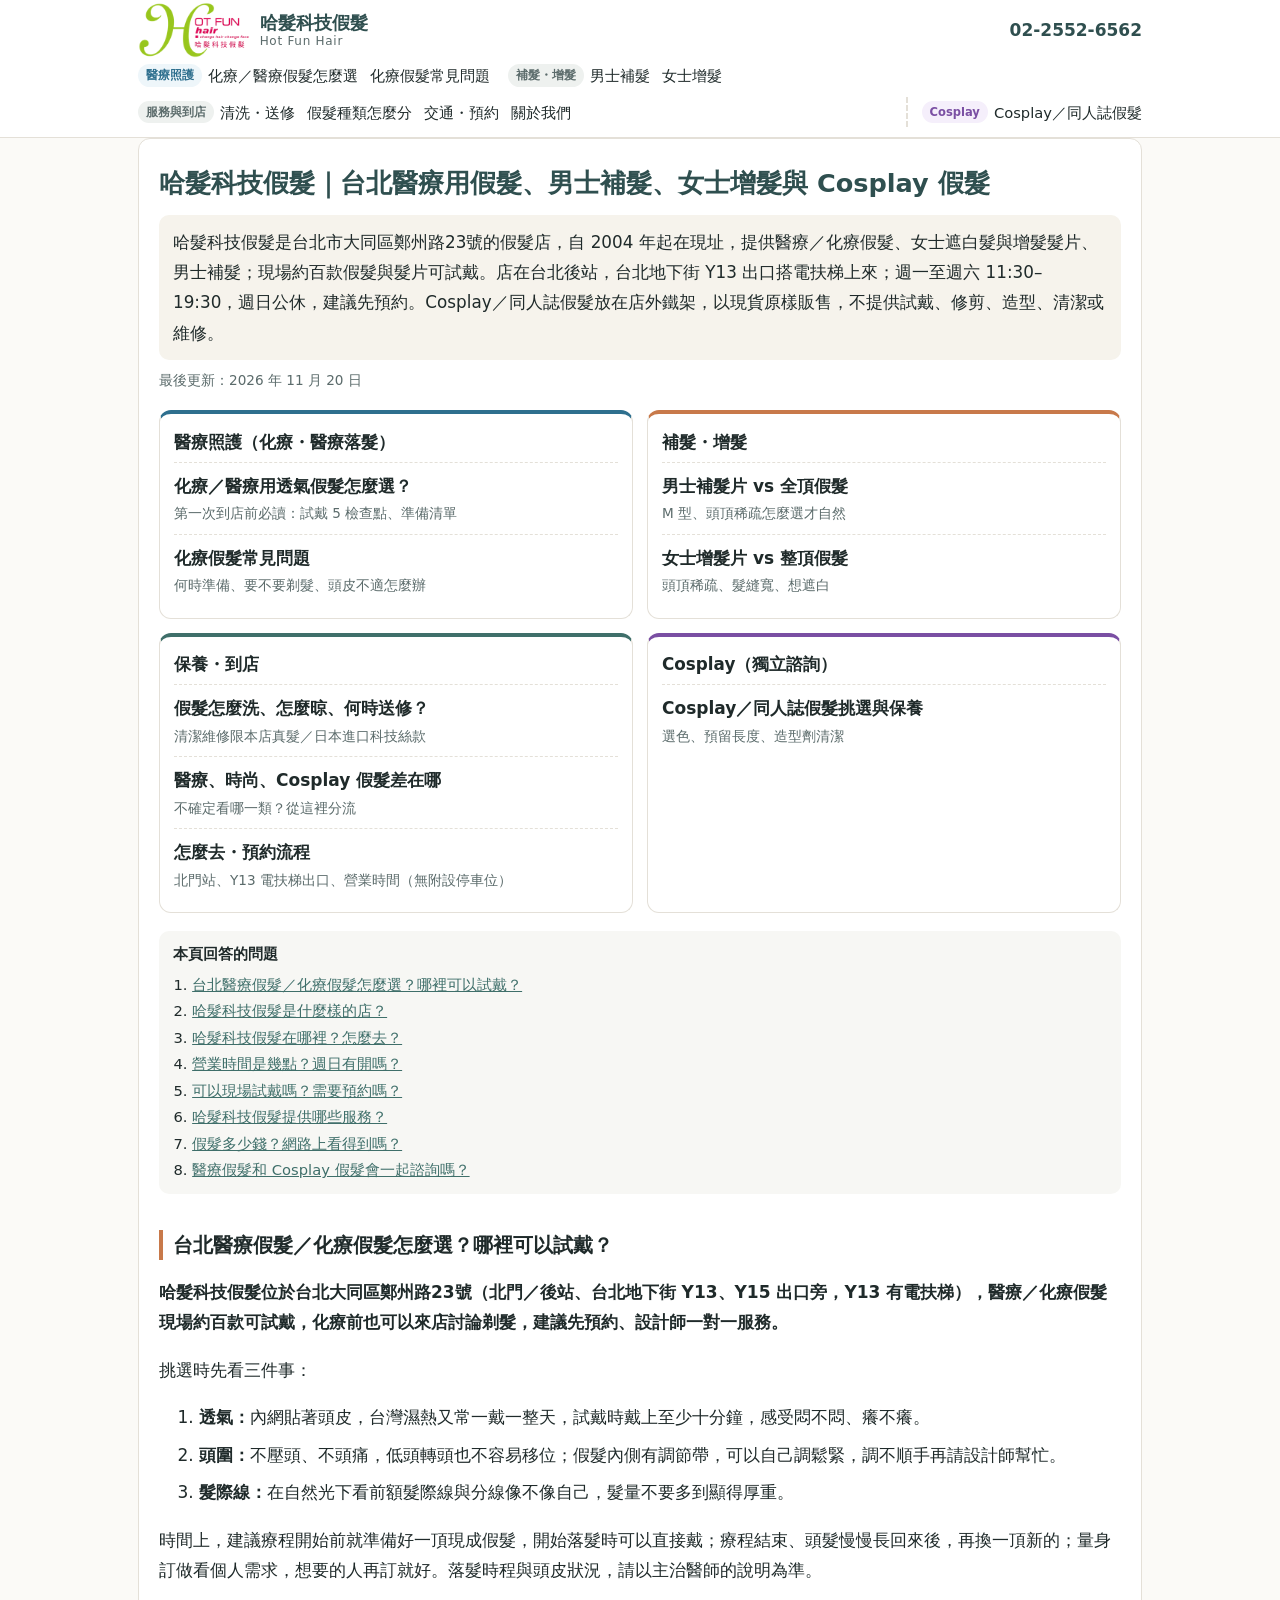
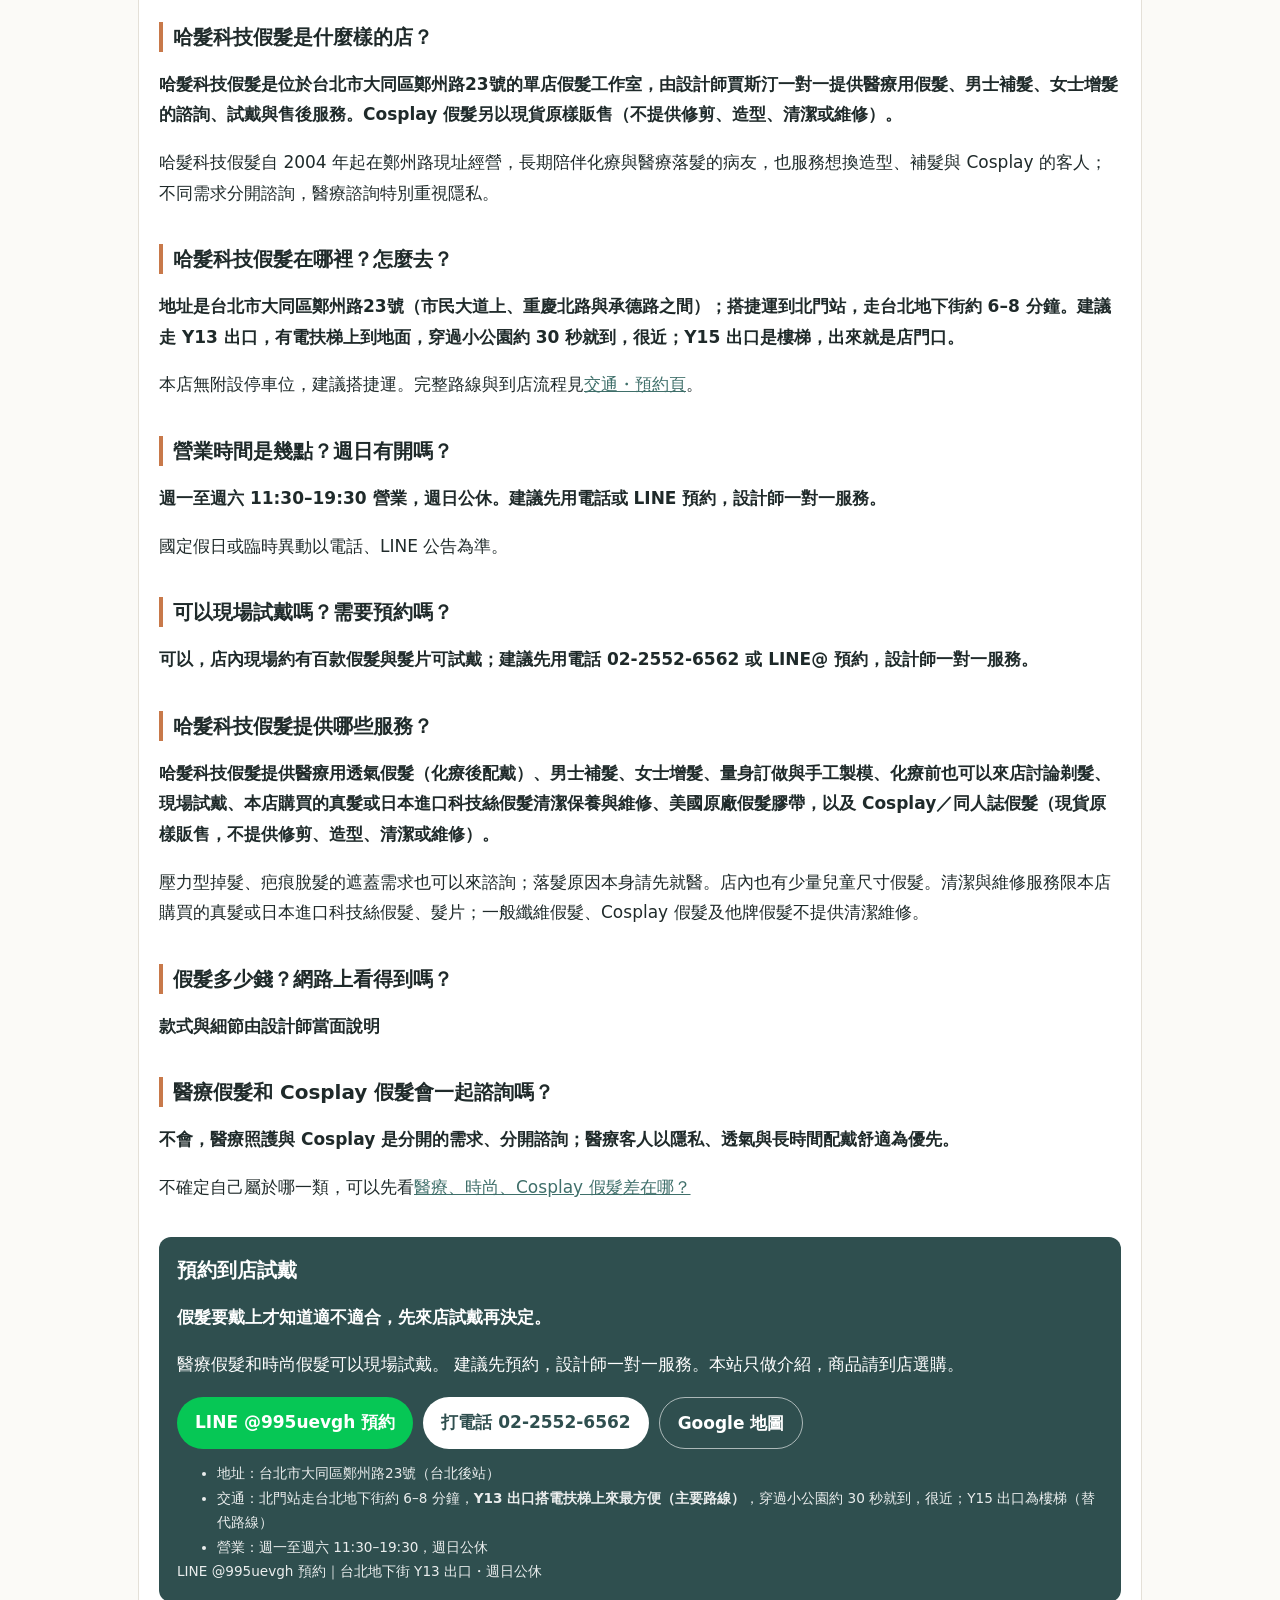
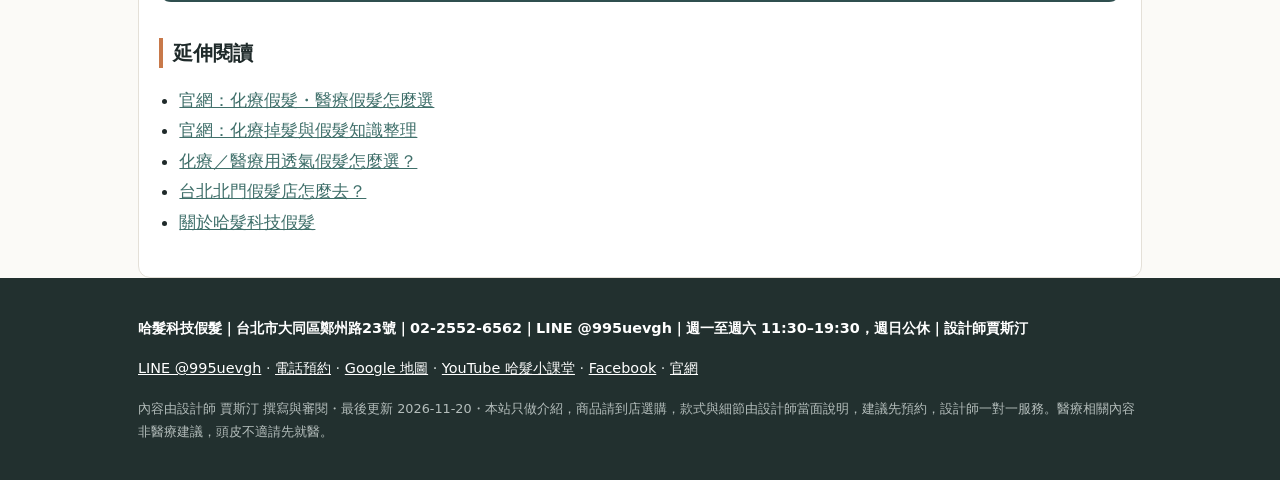
<file: index.html>
<!doctype html>
<html lang="zh-Hant-TW">
<head>
<meta charset="utf-8">
<meta name="viewport" content="width=device-width, initial-scale=1">
<title>哈髮科技假髮｜台北醫療用假髮・男士補髮・女士增髮・Cosplay 假髮（北門站）</title>
<meta name="description" content="哈髮科技假髮是台北北門・後站的假髮店，2004 年起在大同區鄭州路23號（北門站・台北地下街 Y13、Y15 出口旁）經營：醫療／化療假髮、女士遮白髮與增髮髮片、男士補髮，現場約百款試戴，化療前也可以來店討論剃髮，設計師一對一，請電話或 LINE 預約。">
<link rel="canonical" href="https://j0933001724-hash.github.io/hotfunhair-aeo/">
<meta name="author" content="賈斯汀">
<meta name="robots" content="index, follow, max-snippet:-1, max-image-preview:large">
<meta name="google-site-verification" content="QCFHu-KkpxYt-b3iHBtV_gje4HDPFRVxPB5u9VbHZuc" />
<meta property="og:type" content="website">
<meta property="og:locale" content="zh_TW">
<meta property="og:site_name" content="哈髮科技假髮">
<meta property="og:title" content="哈髮科技假髮｜台北醫療用假髮、男士補髮、女士增髮與 Cosplay 假髮">
<meta property="og:description" content="哈髮科技假髮是台北北門・後站的假髮店，2004 年起在大同區鄭州路23號（北門站・台北地下街 Y13、Y15 出口旁）經營：醫療／化療假髮、女士遮白髮與增髮髮片、男士補髮，現場約百款試戴，化療前也可以來店討論剃髮，設計師一對一，請電話或 LINE 預約。">
<meta property="og:url" content="https://j0933001724-hash.github.io/hotfunhair-aeo/">
<meta property="og:image" content="https://j0933001724-hash.github.io/hotfunhair-aeo/og-image.png">
<meta property="og:image:width" content="1200">
<meta property="og:image:height" content="630">
<meta property="og:image:alt" content="哈髮科技假髮 Hot Fun Hair">
<meta name="twitter:card" content="summary_large_image">
<meta name="twitter:title" content="哈髮科技假髮｜台北醫療用假髮、男士補髮、女士增髮與 Cosplay 假髮">
<meta name="twitter:description" content="哈髮科技假髮是台北北門・後站的假髮店，2004 年起在大同區鄭州路23號（北門站・台北地下街 Y13、Y15 出口旁）經營：醫療／化療假髮、女士遮白髮與增髮髮片、男士補髮，現場約百款試戴，化療前也可以來店討論剃髮，設計師一對一，請電話或 LINE 預約。">
<meta name="twitter:image" content="https://j0933001724-hash.github.io/hotfunhair-aeo/og-image.png">
<meta name="theme-color" content="#2f4f4f">
<link rel="icon" href="favicon-32.png" type="image/png" sizes="32x32">
<link rel="icon" href="favicon-192.png" type="image/png" sizes="192x192">
<link rel="apple-touch-icon" href="apple-touch-icon.png">
<link rel="stylesheet" href="styles.css">
<script type="application/ld+json">{"@context":"https://schema.org","@graph":[{"@type":"Organization","@id":"https://j0933001724-hash.github.io/hotfunhair-aeo/#organization","name":"哈髮科技假髮","alternateName":"Hot Fun Hair","url":"https://www.hotfunhair.com/","telephone":"+886-2-2552-6562","logo":{"@type":"ImageObject","url":"https://j0933001724-hash.github.io/hotfunhair-aeo/logo-512.png","width":512,"height":512},"founder":{"@id":"https://j0933001724-hash.github.io/hotfunhair-aeo/about.html#justin"},"sameAs":["https://www.hotfunhair.com/","https://line.me/R/ti/p/@995uevgh","https://www.facebook.com/hotfun.hair","https://www.instagram.com/wang570617/","https://www.threads.com/@wang570617","https://www.tiktok.com/@hotfunhair","https://www.youtube.com/channel/UCxOPaOjKT2M_qvZ90_0xKdw"],"contactPoint":{"@type":"ContactPoint","telephone":"+886-2-2552-6562","contactType":"customer service","areaServed":"TW","availableLanguage":["zh-Hant"]}},{"@type":"Person","@id":"https://j0933001724-hash.github.io/hotfunhair-aeo/about.html#justin","name":"賈斯汀","alternateName":"Justin","jobTitle":"假髮設計師","worksFor":{"@id":"https://j0933001724-hash.github.io/hotfunhair-aeo/#organization"},"url":"https://j0933001724-hash.github.io/hotfunhair-aeo/about.html"},{"@type":"WebSite","@id":"https://j0933001724-hash.github.io/hotfunhair-aeo/#website","url":"https://j0933001724-hash.github.io/hotfunhair-aeo/","name":"哈髮科技假髮","alternateName":"Hot Fun Hair","description":"哈髮科技假髮是台北北門・後站的假髮店，2004 年起在大同區鄭州路23號（北門站・台北地下街 Y13、Y15 出口旁）經營：醫療／化療假髮、女士遮白髮與增髮髮片、男士補髮，現場約百款試戴，化療前也可以來店討論剃髮，設計師一對一，請電話或 LINE 預約。","inLanguage":"zh-Hant-TW","publisher":{"@id":"https://j0933001724-hash.github.io/hotfunhair-aeo/#organization"}},{"@type":["HairSalon","Store"],"@id":"https://j0933001724-hash.github.io/hotfunhair-aeo/#localbusiness","name":"哈髮科技假髮","alternateName":"Hot Fun Hair","url":"https://www.hotfunhair.com/","telephone":"+886-2-2552-6562","image":["https://j0933001724-hash.github.io/hotfunhair-aeo/logo-512.png","https://j0933001724-hash.github.io/hotfunhair-aeo/og-image.png"],"parentOrganization":{"@id":"https://j0933001724-hash.github.io/hotfunhair-aeo/#organization"},"description":"哈髮科技假髮是台北北門・後站的假髮店，自 2004 年起在大同區鄭州路23號經營，提供醫療／化療假髮、女士遮白髮與增髮髮片、男士補髮，現場約百款假髮與髮片可試戴，化療前也可以來店討論剃髮，設計師賈斯汀一對一服務。另有 Cosplay／同人誌假髮（現貨原樣販售，放在店外鐵架上），以及本店購買之真髮／日本進口科技絲假髮的清潔維修。營業：週一至週六 11:30–19:30，週日公休；建議先預約，設計師一對一服務。","address":{"@type":"PostalAddress","streetAddress":"鄭州路23號","addressLocality":"大同區","addressRegion":"台北市","postalCode":"103","addressCountry":"TW"},"geo":{"@type":"GeoCoordinates","latitude":25.0495315,"longitude":121.5144498},"hasMap":"https://maps.google.com/maps?q=%E5%8F%B0%E5%8C%97%E5%B8%82%E5%A4%A7%E5%90%8C%E5%8D%80%E9%84%AD%E5%B7%9E%E8%B7%AF23%E8%99%9F","openingHoursSpecification":[{"@type":"OpeningHoursSpecification","dayOfWeek":["Monday","Tuesday","Wednesday","Thursday","Friday","Saturday"],"opens":"11:30","closes":"19:30"}],"employee":{"@id":"https://j0933001724-hash.github.io/hotfunhair-aeo/about.html#justin"},"sameAs":["https://line.me/R/ti/p/@995uevgh","https://www.facebook.com/hotfun.hair","https://www.instagram.com/wang570617/","https://www.threads.com/@wang570617","https://www.tiktok.com/@hotfunhair","https://www.youtube.com/channel/UCxOPaOjKT2M_qvZ90_0xKdw"]},{"@type":"WebPage","@id":"https://j0933001724-hash.github.io/hotfunhair-aeo/#webpage","url":"https://j0933001724-hash.github.io/hotfunhair-aeo/","name":"哈髮科技假髮｜台北醫療用假髮・男士補髮・女士增髮・Cosplay 假髮（北門站）","description":"哈髮科技假髮是台北北門・後站的假髮店，2004 年起在大同區鄭州路23號（北門站・台北地下街 Y13、Y15 出口旁）經營：醫療／化療假髮、女士遮白髮與增髮髮片、男士補髮，現場約百款試戴，化療前也可以來店討論剃髮，設計師一對一，請電話或 LINE 預約。","inLanguage":"zh-Hant-TW","isPartOf":{"@id":"https://j0933001724-hash.github.io/hotfunhair-aeo/#website"},"about":{"@id":"https://j0933001724-hash.github.io/hotfunhair-aeo/#organization"},"breadcrumb":{"@id":"https://j0933001724-hash.github.io/hotfunhair-aeo/#breadcrumb"},"dateModified":"2026-11-17"},{"@type":"BreadcrumbList","@id":"https://j0933001724-hash.github.io/hotfunhair-aeo/#breadcrumb","itemListElement":[{"@type":"ListItem","position":1,"name":"首頁","item":"https://j0933001724-hash.github.io/hotfunhair-aeo/"}]},{"@type":"FAQPage","@id":"https://j0933001724-hash.github.io/hotfunhair-aeo/#faq","inLanguage":"zh-Hant-TW","mainEntity":[{"@type":"Question","name":"台北醫療假髮／化療假髮怎麼選？哪裡可以試戴？","acceptedAnswer":{"@type":"Answer","text":"哈髮科技假髮位於台北大同區鄭州路23號（北門／後站、台北地下街 Y13、Y15 出口旁，Y13 有電扶梯），醫療／化療假髮現場約百款可試戴，化療前也可以來店討論剃髮，建議先預約、設計師一對一服務。\n挑選時先看三件事：1. 透氣：內網貼著頭皮，台灣濕熱又常一戴一整天，試戴時戴上至少十分鐘，感受悶不悶、癢不癢。2. 頭圍：不壓頭、不頭痛，低頭轉頭也不容易移位；假髮內側有調節帶，可以自己調鬆緊，調不順手再請設計師幫忙。3. 髮際線：在自然光下看前額髮際線與分線像不像自己，髮量不要多到顯得厚重。\n時間上，建議療程開始前就準備好一頂現成假髮，開始落髮時可以直接戴；療程結束、頭髮慢慢長回來後，再換一頂新的；量身訂做看個人需求，想要的人再訂就好。落髮時程與頭皮狀況，請以主治醫師的說明為準。"}},{"@type":"Question","name":"哈髮科技假髮是什麼樣的店？","acceptedAnswer":{"@type":"Answer","text":"哈髮科技假髮是位於台北市大同區鄭州路23號的單店假髮工作室，由設計師賈斯汀一對一提供醫療用假髮、男士補髮、女士增髮的諮詢、試戴與售後服務。Cosplay 假髮另以現貨原樣販售（不提供修剪、造型、清潔或維修）。\n哈髮科技假髮自 2004 年起在鄭州路現址經營，長期陪伴化療與醫療落髮的病友，也服務想換造型、補髮與 Cosplay 的客人；不同需求分開諮詢，醫療諮詢特別重視隱私。"}},{"@type":"Question","name":"哈髮科技假髮在哪裡？怎麼去？","acceptedAnswer":{"@type":"Answer","text":"地址是台北市大同區鄭州路23號（市民大道上、重慶北路與承德路之間）；搭捷運到北門站，走台北地下街約 6–8 分鐘。建議走 Y13 出口，有電扶梯上到地面，穿過小公園約 30 秒就到，很近；Y15 出口是樓梯，出來就是店門口。\n本店無附設停車位，建議搭捷運。"}},{"@type":"Question","name":"營業時間是幾點？週日有開嗎？","acceptedAnswer":{"@type":"Answer","text":"週一至週六 11:30–19:30 營業，週日公休。建議先用電話或 LINE 預約，設計師一對一服務。\n國定假日或臨時異動以電話、LINE 公告為準。"}},{"@type":"Question","name":"可以現場試戴嗎？需要預約嗎？","acceptedAnswer":{"@type":"Answer","text":"可以，店內現場約有百款假髮與髮片可試戴；建議先用電話 02-2552-6562 或 LINE@ 預約，設計師一對一服務。"}},{"@type":"Question","name":"哈髮科技假髮提供哪些服務？","acceptedAnswer":{"@type":"Answer","text":"哈髮科技假髮提供醫療用透氣假髮（化療後配戴）、男士補髮、女士增髮、量身訂做與手工製模、化療前也可以來店討論剃髮、現場試戴、本店購買的真髮或日本進口科技絲假髮清潔保養與維修、美國原廠假髮膠帶，以及 Cosplay／同人誌假髮（現貨原樣販售，不提供修剪、造型、清潔或維修）。\n壓力型掉髮、疤痕脫髮的遮蓋需求也可以來諮詢；落髮原因本身請先就醫。店內也有少量兒童尺寸假髮。清潔與維修服務限本店購買的真髮或日本進口科技絲假髮、髮片；一般纖維假髮、Cosplay 假髮及他牌假髮不提供清潔維修。"}},{"@type":"Question","name":"假髮多少錢？網路上看得到嗎？","acceptedAnswer":{"@type":"Answer","text":"款式與細節由設計師當面說明"}},{"@type":"Question","name":"醫療假髮和 Cosplay 假髮會一起諮詢嗎？","acceptedAnswer":{"@type":"Answer","text":"不會，醫療照護與 Cosplay 是分開的需求、分開諮詢；醫療客人以隱私、透氣與長時間配戴舒適為優先。\n不確定自己屬於哪一類，可以先看「醫療、時尚、Cosplay 假髮差在哪？」頁面。"}}]}]}</script>
</head>
<body class="page-index">
<a class="skip" href="#main">跳到主要內容</a>
<header class="site-header">
  <div class="wrap header-row">
    <a class="brand" href="index.html"><img class="brand-logo" src="logo.png" width="600" height="301" alt="哈髮科技假髮 Hot Fun Hair"><span class="brand-text" aria-hidden="true"><span class="brand-zh">哈髮科技假髮</span><span class="brand-en">Hot Fun Hair</span></span></a>
    <a class="header-tel" href="tel:+886225526562" data-cta="tel">02-2552-6562</a>
    <button class="nav-toggle" type="button" aria-expanded="false" aria-controls="site-nav">選單</button>
  </div>
  <nav id="site-nav" class="site-nav wrap" aria-label="主選單"><div class="nav-group nav-medical"><span class="nav-label">醫療照護</span><ul><li><a href="medical-guide.html">化療／醫療假髮怎麼選</a></li><li><a href="chemo-faq.html">化療假髮常見問題</a></li></ul></div><div class="nav-group nav-hair"><span class="nav-label">補髮・增髮</span><ul><li><a href="mens-hair.html">男士補髮</a></li><li><a href="womens-volume.html">女士增髮</a></li></ul></div><div class="nav-group nav-service"><span class="nav-label">服務與到店</span><ul><li><a href="care-repair.html">清洗・送修</a></li><li><a href="wig-types.html">假髮種類怎麼分</a></li><li><a href="visit.html">交通・預約</a></li><li><a href="about.html">關於我們</a></li></ul></div><div class="nav-group nav-cosplay"><span class="nav-label">Cosplay</span><ul><li><a href="cosplay.html">Cosplay／同人誌假髮</a></li></ul></div></nav>
</header>
<main id="main" class="wrap">

<article class="content">
  <header class="page-head">
    <h1>哈髮科技假髮｜台北醫療用假髮、男士補髮、女士增髮與 Cosplay 假髮</h1>
    <p class="lead">哈髮科技假髮是台北市大同區鄭州路23號的假髮店，自 2004 年起在現址，提供醫療／化療假髮、女士遮白髮與增髮髮片、男士補髮；現場約百款假髮與髮片可試戴。店在台北後站，台北地下街 Y13 出口搭電扶梯上來；週一至週六 11:30–19:30，週日公休，建議先預約。Cosplay／同人誌假髮放在店外鐵架，以現貨原樣販售，不提供試戴、修剪、造型、清潔或維修。</p>
    <p class="byline">最後更新：<time datetime="2026-11-20">2026 年 11 月 20 日</time></p>
  </header>
  
  <section class="cards" aria-label="依需求選擇">
  <div class="card-group card-medical">
    <h2>醫療照護（化療・醫療落髮）</h2>
    <ul>
      <li><a href="medical-guide.html"><strong>化療／醫療用透氣假髮怎麼選？</strong><span>第一次到店前必讀：試戴 5 檢查點、準備清單</span></a></li>
      <li><a href="chemo-faq.html"><strong>化療假髮常見問題</strong><span>何時準備、要不要剃髮、頭皮不適怎麼辦</span></a></li>
    </ul>
  </div>
  <div class="card-group card-hair">
    <h2>補髮・增髮</h2>
    <ul>
      <li><a href="mens-hair.html"><strong>男士補髮片 vs 全頂假髮</strong><span>M 型、頭頂稀疏怎麼選才自然</span></a></li>
      <li><a href="womens-volume.html"><strong>女士增髮片 vs 整頂假髮</strong><span>頭頂稀疏、髮縫寬、想遮白</span></a></li>
    </ul>
  </div>
  <div class="card-group card-service">
    <h2>保養・到店</h2>
    <ul>
      <li><a href="care-repair.html"><strong>假髮怎麼洗、怎麼晾、何時送修？</strong><span>清潔維修限本店真髮／日本進口科技絲款</span></a></li>
      <li><a href="wig-types.html"><strong>醫療、時尚、Cosplay 假髮差在哪</strong><span>不確定看哪一類？從這裡分流</span></a></li>
      <li><a href="visit.html"><strong>怎麼去・預約流程</strong><span>北門站、Y13 電扶梯出口、營業時間（無附設停車位）</span></a></li>
    </ul>
  </div>
  <div class="card-group card-cosplay">
    <h2>Cosplay（獨立諮詢）</h2>
    <ul>
      <li><a href="cosplay.html"><strong>Cosplay／同人誌假髮挑選與保養</strong><span>選色、預留長度、造型劑清潔</span></a></li>
    </ul>
  </div>
</section>
  <div class="toc-slot" data-toc></div>
  <section class="qa"><h2 id="where-to-try">台北醫療假髮／化療假髮怎麼選？哪裡可以試戴？</h2><p class="answer">哈髮科技假髮位於台北大同區鄭州路23號（北門／後站、台北地下街 Y13、Y15 出口旁，Y13 有電扶梯），醫療／化療假髮現場約百款可試戴，化療前也可以來店討論剃髮，建議先預約、設計師一對一服務。</p><p>挑選時先看三件事：</p><ol class="checklist"><li><strong>透氣：</strong>內網貼著頭皮，台灣濕熱又常一戴一整天，試戴時戴上至少十分鐘，感受悶不悶、癢不癢。</li><li><strong>頭圍：</strong>不壓頭、不頭痛，低頭轉頭也不容易移位；假髮內側有調節帶，可以自己調鬆緊，調不順手再請設計師幫忙。</li><li><strong>髮際線：</strong>在自然光下看前額髮際線與分線像不像自己，髮量不要多到顯得厚重。</li></ol><p>時間上，建議療程開始前就準備好一頂現成假髮，開始落髮時可以直接戴；療程結束、頭髮慢慢長回來後，再換一頂新的；量身訂做看個人需求，想要的人再訂就好。落髮時程與頭皮狀況，請以主治醫師的說明為準。</p></section>
<section class="qa"><h2>哈髮科技假髮是什麼樣的店？</h2><p class="answer">哈髮科技假髮是位於台北市大同區鄭州路23號的單店假髮工作室，由設計師賈斯汀一對一提供醫療用假髮、男士補髮、女士增髮的諮詢、試戴與售後服務。Cosplay 假髮另以現貨原樣販售（不提供修剪、造型、清潔或維修）。</p><p>哈髮科技假髮自 2004 年起在鄭州路現址經營，長期陪伴化療與醫療落髮的病友，也服務想換造型、補髮與 Cosplay 的客人；不同需求分開諮詢，醫療諮詢特別重視隱私。</p></section>
<section class="qa"><h2>哈髮科技假髮在哪裡？怎麼去？</h2><p class="answer">地址是台北市大同區鄭州路23號（市民大道上、重慶北路與承德路之間）；搭捷運到北門站，走台北地下街約 6–8 分鐘。建議走 Y13 出口，有電扶梯上到地面，穿過小公園約 30 秒就到，很近；Y15 出口是樓梯，出來就是店門口。</p><p>本店無附設停車位，建議搭捷運。完整路線與到店流程見<a href="visit.html">交通・預約頁</a>。</p></section>
<section class="qa"><h2>營業時間是幾點？週日有開嗎？</h2><p class="answer">週一至週六 11:30–19:30 營業，週日公休。建議先用電話或 LINE 預約，設計師一對一服務。</p><p>國定假日或臨時異動以電話、LINE 公告為準。</p></section>
<section class="qa"><h2>可以現場試戴嗎？需要預約嗎？</h2><p class="answer">可以，店內現場約有百款假髮與髮片可試戴；建議先用電話 02-2552-6562 或 LINE@ 預約，設計師一對一服務。</p></section>
<section class="qa"><h2>哈髮科技假髮提供哪些服務？</h2><p class="answer">哈髮科技假髮提供醫療用透氣假髮（化療後配戴）、男士補髮、女士增髮、量身訂做與手工製模、化療前也可以來店討論剃髮、現場試戴、本店購買的真髮或日本進口科技絲假髮清潔保養與維修、美國原廠假髮膠帶，以及 Cosplay／同人誌假髮（現貨原樣販售，不提供修剪、造型、清潔或維修）。</p><p>壓力型掉髮、疤痕脫髮的遮蓋需求也可以來諮詢；落髮原因本身請先就醫。店內也有少量兒童尺寸假髮。清潔與維修服務限本店購買的真髮或日本進口科技絲假髮、髮片；一般纖維假髮、Cosplay 假髮及他牌假髮不提供清潔維修。</p></section>
<section class="qa"><h2>假髮多少錢？網路上看得到嗎？</h2><p class="answer">款式與細節由設計師當面說明</p></section>
<section class="qa"><h2>醫療假髮和 Cosplay 假髮會一起諮詢嗎？</h2><p class="answer">不會，醫療照護與 Cosplay 是分開的需求、分開諮詢；醫療客人以隱私、透氣與長時間配戴舒適為優先。</p><p>不確定自己屬於哪一類，可以先看<a href="wig-types.html">醫療、時尚、Cosplay 假髮差在哪？</a></p></section>
  
  
  <aside class="cta booking-block" id="booking" aria-label="預約到店試戴">
  <h2 class="cta-title">預約到店試戴</h2>
  <p class="cta-lead"><strong>假髮要戴上才知道適不適合，先來店試戴再決定。</strong></p>
  <p>醫療假髮和時尚假髮可以現場試戴。 建議先預約，設計師一對一服務。本站只做介紹，商品請到店選購。</p>
  <div class="cta-actions">
    <a class="btn btn-primary" href="https://line.me/R/ti/p/@995uevgh" rel="noopener" data-cta="line">LINE @995uevgh 預約</a>
    <a class="btn btn-secondary" href="tel:+886225526562" data-cta="tel">打電話 02-2552-6562</a>
    <a class="btn btn-ghost" href="https://maps.google.com/maps?q=%E5%8F%B0%E5%8C%97%E5%B8%82%E5%A4%A7%E5%90%8C%E5%8D%80%E9%84%AD%E5%B7%9E%E8%B7%AF23%E8%99%9F" rel="noopener" data-cta="map">Google 地圖</a>
  </div>
  <ul class="cta-nap">
    <li>地址：台北市大同區鄭州路23號（台北後站）</li>
    <li>交通：北門站走台北地下街約 6–8 分鐘，<strong>Y13 出口搭電扶梯上來最方便（主要路線）</strong>，穿過小公園約 30 秒就到，很近；Y15 出口為樓梯（替代路線）</li>
    <li>營業：週一至週六 11:30–19:30，週日公休</li>
  </ul>
  <p class="cta-nap">LINE @995uevgh 預約｜台北地下街 Y13 出口・週日公休</p>
</aside>
  
  <nav class="related" aria-label="延伸閱讀"><h2>延伸閱讀</h2><ul><li><a href="https://www.hotfunhair.com/medical/">官網：化療假髮・醫療假髮怎麼選</a></li><li><a href="https://www.hotfunhair.com/chemo-wig-subsidy/">官網：化療掉髮與假髮知識整理</a></li><li><a href="medical-guide.html">化療／醫療用透氣假髮怎麼選？</a></li><li><a href="visit.html">台北北門假髮店怎麼去？</a></li><li><a href="about.html">關於哈髮科技假髮</a></li></ul></nav>
</article>
</main>
<footer class="site-footer">
  <div class="wrap">
    <p class="nap">哈髮科技假髮｜台北市大同區鄭州路23號｜02-2552-6562｜LINE @995uevgh｜週一至週六 11:30–19:30，週日公休｜設計師賈斯汀</p>
    <p class="footer-links"><a href="https://line.me/R/ti/p/@995uevgh" rel="noopener" data-cta="line">LINE @995uevgh</a> · <a href="tel:+886225526562" data-cta="tel">電話預約</a> · <a href="https://maps.google.com/maps?q=%E5%8F%B0%E5%8C%97%E5%B8%82%E5%A4%A7%E5%90%8C%E5%8D%80%E9%84%AD%E5%B7%9E%E8%B7%AF23%E8%99%9F" rel="noopener">Google 地圖</a> · <a href="https://www.youtube.com/channel/UCxOPaOjKT2M_qvZ90_0xKdw" rel="noopener">YouTube 哈髮小課堂</a> · <a href="https://www.facebook.com/hotfun.hair" rel="noopener">Facebook</a> · <a href="https://www.hotfunhair.com/" rel="noopener">官網</a></p>
    <p class="footer-meta">內容由設計師 賈斯汀 撰寫與審閱・最後更新 <time datetime="2026-11-20">2026-11-20</time>・本站只做介紹，商品請到店選購，款式與細節由設計師當面說明，建議先預約，設計師一對一服務。醫療相關內容非醫療建議，頭皮不適請先就醫。</p>
  </div>
</footer>
<div class="sticky-cta">
  <a href="tel:+886225526562" data-cta="tel">電話預約</a>
  <a href="https://line.me/R/ti/p/@995uevgh" rel="noopener" data-cta="line">LINE 預約試戴</a>
</div>
<script src="aeo.js" defer></script>
</body>
</html>
</file>
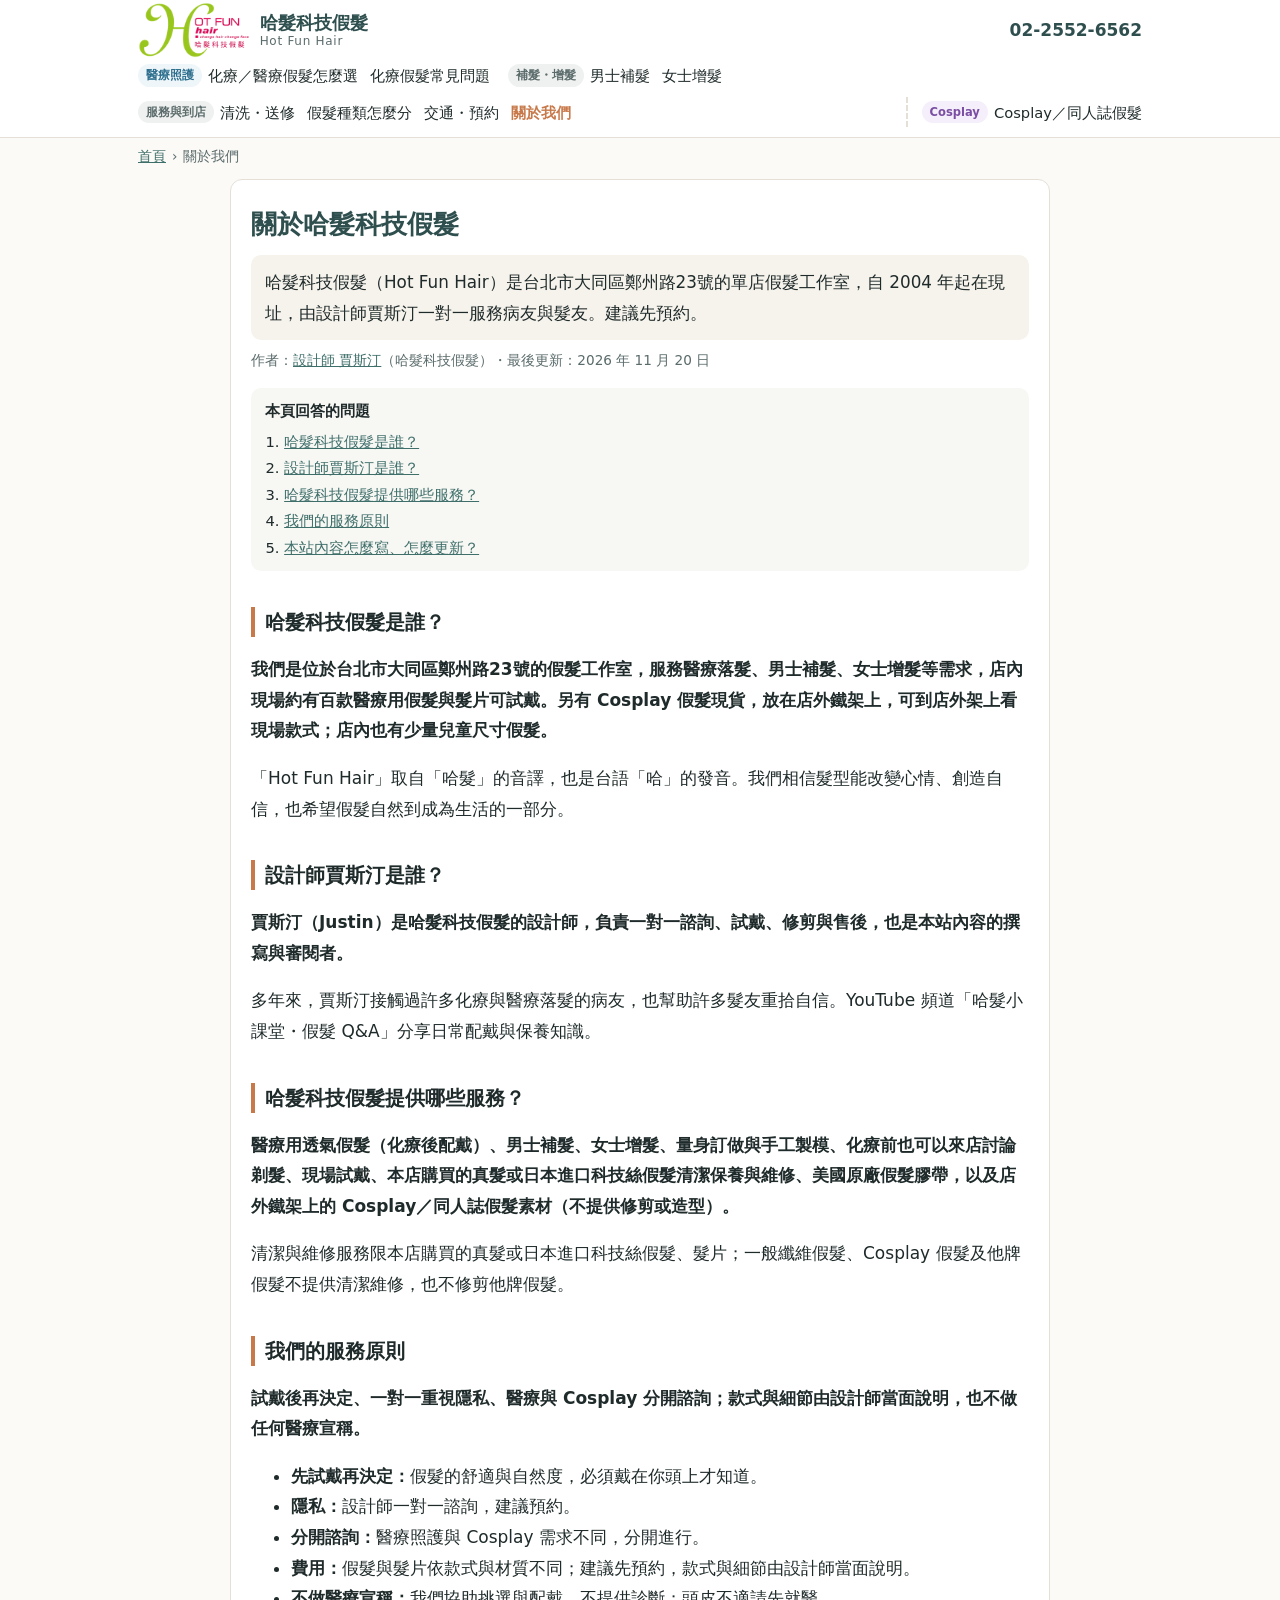
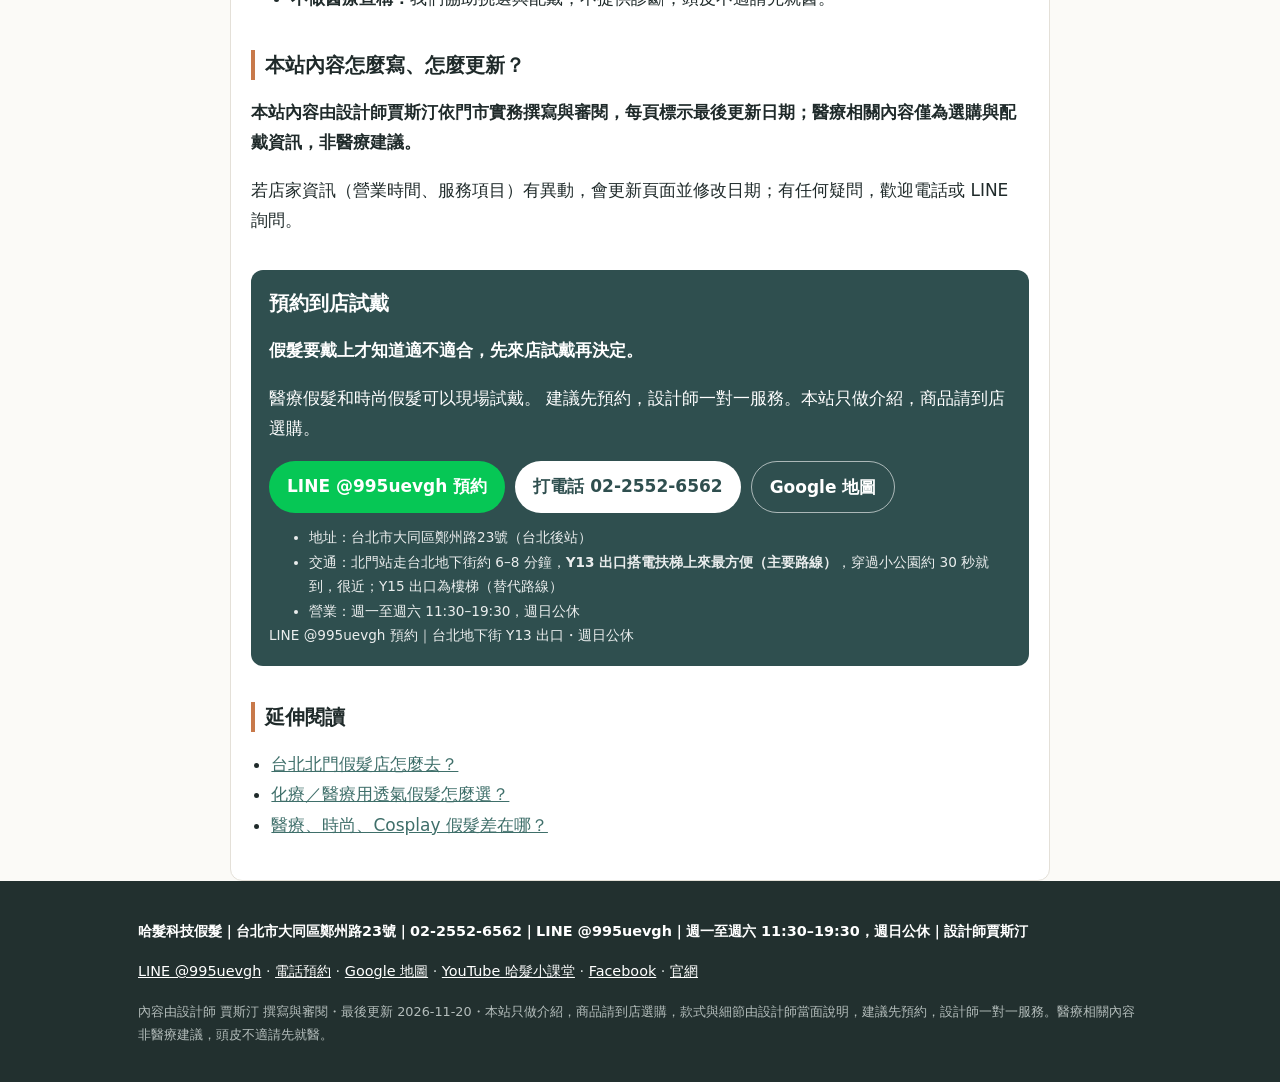
<file: about.html>
<!doctype html>
<html lang="zh-Hant-TW">
<head>
<meta charset="utf-8">
<meta name="viewport" content="width=device-width, initial-scale=1">
<title>關於哈髮科技假髮（Hot Fun Hair）｜設計師賈斯汀・台北北門假髮工作室</title>
<meta name="description" content="哈髮科技假髮是台北大同區鄭州路的單店假髮工作室，設計師賈斯汀自 2004 年起在現址陪伴病友與髮友，提供醫療用假髮、男士補髮、女士增髮與 Cosplay 假髮。了解我們的理念與內容原則。">
<link rel="canonical" href="https://j0933001724-hash.github.io/hotfunhair-aeo/about.html">
<meta name="author" content="賈斯汀">
<meta name="robots" content="index, follow, max-snippet:-1, max-image-preview:large">
<meta property="og:type" content="article">
<meta property="og:locale" content="zh_TW">
<meta property="og:site_name" content="哈髮科技假髮">
<meta property="og:title" content="關於哈髮科技假髮">
<meta property="og:description" content="哈髮科技假髮是台北大同區鄭州路的單店假髮工作室，設計師賈斯汀自 2004 年起在現址陪伴病友與髮友，提供醫療用假髮、男士補髮、女士增髮與 Cosplay 假髮。了解我們的理念與內容原則。">
<meta property="og:url" content="https://j0933001724-hash.github.io/hotfunhair-aeo/about.html">
<meta property="og:image" content="https://j0933001724-hash.github.io/hotfunhair-aeo/og-image.png">
<meta property="og:image:width" content="1200">
<meta property="og:image:height" content="630">
<meta property="og:image:alt" content="哈髮科技假髮 Hot Fun Hair">
<meta name="twitter:card" content="summary_large_image">
<meta name="twitter:title" content="關於哈髮科技假髮">
<meta name="twitter:description" content="哈髮科技假髮是台北大同區鄭州路的單店假髮工作室，設計師賈斯汀自 2004 年起在現址陪伴病友與髮友，提供醫療用假髮、男士補髮、女士增髮與 Cosplay 假髮。了解我們的理念與內容原則。">
<meta name="twitter:image" content="https://j0933001724-hash.github.io/hotfunhair-aeo/og-image.png">
<meta name="theme-color" content="#2f4f4f">
<link rel="icon" href="favicon-32.png" type="image/png" sizes="32x32">
<link rel="icon" href="favicon-192.png" type="image/png" sizes="192x192">
<link rel="apple-touch-icon" href="apple-touch-icon.png">
<link rel="stylesheet" href="styles.css">
<script type="application/ld+json">{"@context":"https://schema.org","@graph":[{"@type":"Organization","@id":"https://j0933001724-hash.github.io/hotfunhair-aeo/#organization","name":"哈髮科技假髮","alternateName":"Hot Fun Hair","url":"https://www.hotfunhair.com/","telephone":"+886-2-2552-6562","logo":{"@type":"ImageObject","url":"https://j0933001724-hash.github.io/hotfunhair-aeo/logo-512.png","width":512,"height":512},"founder":{"@id":"https://j0933001724-hash.github.io/hotfunhair-aeo/about.html#justin"},"sameAs":["https://www.hotfunhair.com/","https://line.me/R/ti/p/@995uevgh","https://www.facebook.com/hotfun.hair","https://www.instagram.com/wang570617/","https://www.threads.com/@wang570617","https://www.tiktok.com/@hotfunhair","https://www.youtube.com/channel/UCxOPaOjKT2M_qvZ90_0xKdw"],"contactPoint":{"@type":"ContactPoint","telephone":"+886-2-2552-6562","contactType":"customer service","areaServed":"TW","availableLanguage":["zh-Hant"]}},{"@type":["HairSalon","Store"],"@id":"https://j0933001724-hash.github.io/hotfunhair-aeo/#localbusiness","name":"哈髮科技假髮","alternateName":"Hot Fun Hair","url":"https://www.hotfunhair.com/","telephone":"+886-2-2552-6562","image":["https://j0933001724-hash.github.io/hotfunhair-aeo/logo-512.png","https://j0933001724-hash.github.io/hotfunhair-aeo/og-image.png"],"parentOrganization":{"@id":"https://j0933001724-hash.github.io/hotfunhair-aeo/#organization"},"description":"台北後站・捷運北門站旁的假髮專門店：化療後／醫療用假髮、男士補髮、女士增髮與髮片，設計師一對一試戴。週一至週六 11:30–19:30，週日公休；建議先預約。","address":{"@type":"PostalAddress","streetAddress":"鄭州路23號","addressLocality":"大同區","addressRegion":"台北市","postalCode":"103","addressCountry":"TW"},"geo":{"@type":"GeoCoordinates","latitude":25.0489,"longitude":121.5127},"hasMap":"https://www.google.com/maps/search/?api=1&query=%E5%93%88%E9%AB%AE%E7%A7%91%E6%8A%80%E5%81%87%E9%AB%AE+%E9%84%AD%E5%B7%9E%E8%B7%AF23%E8%99%9F","openingHoursSpecification":[{"@type":"OpeningHoursSpecification","dayOfWeek":["Monday","Tuesday","Wednesday","Thursday","Friday","Saturday"],"opens":"11:30","closes":"19:30"}],"sameAs":["https://line.me/R/ti/p/@995uevgh","https://www.facebook.com/hotfun.hair","https://www.instagram.com/wang570617/","https://www.threads.com/@wang570617","https://www.tiktok.com/@hotfunhair","https://www.youtube.com/channel/UCxOPaOjKT2M_qvZ90_0xKdw"],"foundingDate":"2004"},{"@type":"Person","@id":"https://j0933001724-hash.github.io/hotfunhair-aeo/about.html#justin","name":"賈斯汀","alternateName":"Justin","jobTitle":"假髮設計師","worksFor":{"@id":"https://j0933001724-hash.github.io/hotfunhair-aeo/#organization"},"url":"https://j0933001724-hash.github.io/hotfunhair-aeo/about.html"},{"@type":"AboutPage","@id":"https://j0933001724-hash.github.io/hotfunhair-aeo/about.html#webpage","url":"https://j0933001724-hash.github.io/hotfunhair-aeo/about.html","name":"關於哈髮科技假髮（Hot Fun Hair）｜設計師賈斯汀・台北北門假髮工作室","description":"哈髮科技假髮是台北大同區鄭州路的單店假髮工作室，設計師賈斯汀自 2004 年起在現址陪伴病友與髮友，提供醫療用假髮、男士補髮、女士增髮與 Cosplay 假髮。了解我們的理念與內容原則。","inLanguage":"zh-Hant-TW","isPartOf":{"@id":"https://j0933001724-hash.github.io/hotfunhair-aeo/#website"},"about":{"@id":"https://j0933001724-hash.github.io/hotfunhair-aeo/#organization"},"breadcrumb":{"@id":"https://j0933001724-hash.github.io/hotfunhair-aeo/about.html#breadcrumb"},"dateModified":"2026-11-17"},{"@type":"BreadcrumbList","@id":"https://j0933001724-hash.github.io/hotfunhair-aeo/about.html#breadcrumb","itemListElement":[{"@type":"ListItem","position":1,"name":"首頁","item":"https://j0933001724-hash.github.io/hotfunhair-aeo/"},{"@type":"ListItem","position":2,"name":"關於我們","item":"https://j0933001724-hash.github.io/hotfunhair-aeo/about.html"}]},{"@type":"Article","@id":"https://j0933001724-hash.github.io/hotfunhair-aeo/about.html#article","headline":"關於哈髮科技假髮","description":"哈髮科技假髮是台北大同區鄭州路的單店假髮工作室，設計師賈斯汀自 2004 年起在現址陪伴病友與髮友，提供醫療用假髮、男士補髮、女士增髮與 Cosplay 假髮。了解我們的理念與內容原則。","inLanguage":"zh-Hant-TW","author":{"@id":"https://j0933001724-hash.github.io/hotfunhair-aeo/about.html#justin"},"publisher":{"@id":"https://j0933001724-hash.github.io/hotfunhair-aeo/#organization"},"datePublished":"2026-10-05","dateModified":"2026-11-17","mainEntityOfPage":{"@id":"https://j0933001724-hash.github.io/hotfunhair-aeo/about.html#webpage"}}]}</script>
</head>
<body class="page-about">
<a class="skip" href="#main">跳到主要內容</a>
<header class="site-header">
  <div class="wrap header-row">
    <a class="brand" href="index.html"><img class="brand-logo" src="logo.png" width="600" height="301" alt="哈髮科技假髮 Hot Fun Hair"><span class="brand-text" aria-hidden="true"><span class="brand-zh">哈髮科技假髮</span><span class="brand-en">Hot Fun Hair</span></span></a>
    <a class="header-tel" href="tel:+886225526562" data-cta="tel">02-2552-6562</a>
    <button class="nav-toggle" type="button" aria-expanded="false" aria-controls="site-nav">選單</button>
  </div>
  <nav id="site-nav" class="site-nav wrap" aria-label="主選單"><div class="nav-group nav-medical"><span class="nav-label">醫療照護</span><ul><li><a href="medical-guide.html">化療／醫療假髮怎麼選</a></li><li><a href="chemo-faq.html">化療假髮常見問題</a></li></ul></div><div class="nav-group nav-hair"><span class="nav-label">補髮・增髮</span><ul><li><a href="mens-hair.html">男士補髮</a></li><li><a href="womens-volume.html">女士增髮</a></li></ul></div><div class="nav-group nav-service"><span class="nav-label">服務與到店</span><ul><li><a href="care-repair.html">清洗・送修</a></li><li><a href="wig-types.html">假髮種類怎麼分</a></li><li><a href="visit.html">交通・預約</a></li><li><a href="about.html" aria-current="page">關於我們</a></li></ul></div><div class="nav-group nav-cosplay"><span class="nav-label">Cosplay</span><ul><li><a href="cosplay.html">Cosplay／同人誌假髮</a></li></ul></div></nav>
</header>
<main id="main" class="wrap">
<nav class="breadcrumb" aria-label="麵包屑"><ol><li><a href="index.html">首頁</a></li><li aria-current="page">關於我們</li></ol></nav>
<article class="content">
  <header class="page-head">
    <h1>關於哈髮科技假髮</h1>
    <p class="lead">哈髮科技假髮（Hot Fun Hair）是台北市大同區鄭州路23號的單店假髮工作室，自 2004 年起在現址，由設計師賈斯汀一對一服務病友與髮友。建議先預約。</p>
    <p class="byline">作者：<a href="about.html#justin" rel="author">設計師 賈斯汀</a>（哈髮科技假髮）・最後更新：<time datetime="2026-11-20">2026 年 11 月 20 日</time></p>
  </header>
  
  
  <div class="toc-slot" data-toc></div>
  <section class="qa"><h2 id="who">哈髮科技假髮是誰？</h2><p class="answer">我們是位於台北市大同區鄭州路23號的假髮工作室，服務醫療落髮、男士補髮、女士增髮等需求，店內現場約有百款醫療用假髮與髮片可試戴。另有 Cosplay 假髮現貨，放在店外鐵架上，可到店外架上看現場款式；店內也有少量兒童尺寸假髮。</p><p>「Hot Fun Hair」取自「哈髮」的音譯，也是台語「哈」的發音。我們相信髮型能改變心情、創造自信，也希望假髮自然到成為生活的一部分。</p></section>
<section class="qa"><h2 id="justin">設計師賈斯汀是誰？</h2><p class="answer">賈斯汀（Justin）是哈髮科技假髮的設計師，負責一對一諮詢、試戴、修剪與售後，也是本站內容的撰寫與審閱者。</p><p>多年來，賈斯汀接觸過許多化療與醫療落髮的病友，也幫助許多髮友重拾自信。YouTube 頻道「哈髮小課堂・假髮 Q&A」分享日常配戴與保養知識。</p></section>
<section class="qa"><h2 id="services">哈髮科技假髮提供哪些服務？</h2><p class="answer">醫療用透氣假髮（化療後配戴）、男士補髮、女士增髮、量身訂做與手工製模、化療前也可以來店討論剃髮、現場試戴、本店購買的真髮或日本進口科技絲假髮清潔保養與維修、美國原廠假髮膠帶，以及店外鐵架上的 Cosplay／同人誌假髮素材（不提供修剪或造型）。</p><p>清潔與維修服務限本店購買的真髮或日本進口科技絲假髮、髮片；一般纖維假髮、Cosplay 假髮及他牌假髮不提供清潔維修，也不修剪他牌假髮。</p></section>
<section class="qa"><h2 id="principles">我們的服務原則</h2><p class="answer">試戴後再決定、一對一重視隱私、醫療與 Cosplay 分開諮詢；款式與細節由設計師當面說明，也不做任何醫療宣稱。</p><ul>
<li><strong>先試戴再決定：</strong>假髮的舒適與自然度，必須戴在你頭上才知道。</li>
<li><strong>隱私：</strong>設計師一對一諮詢，建議預約。</li>
<li><strong>分開諮詢：</strong>醫療照護與 Cosplay 需求不同，分開進行。</li>
<li><strong>費用：</strong>假髮與髮片依款式與材質不同；建議先預約，款式與細節由設計師當面說明。</li>
<li><strong>不做醫療宣稱：</strong>我們協助挑選與配戴，不提供診斷；頭皮不適請先就醫。</li>
</ul></section>
<section class="qa"><h2 id="editorial">本站內容怎麼寫、怎麼更新？</h2><p class="answer">本站內容由設計師賈斯汀依門市實務撰寫與審閱，每頁標示最後更新日期；醫療相關內容僅為選購與配戴資訊，非醫療建議。</p><p>若店家資訊（營業時間、服務項目）有異動，會更新頁面並修改日期；有任何疑問，歡迎電話或 LINE 詢問。</p></section>
  
  
  <aside class="cta booking-block" id="booking" aria-label="預約到店試戴">
  <h2 class="cta-title">預約到店試戴</h2>
  <p class="cta-lead"><strong>假髮要戴上才知道適不適合，先來店試戴再決定。</strong></p>
  <p>醫療假髮和時尚假髮可以現場試戴。 建議先預約，設計師一對一服務。本站只做介紹，商品請到店選購。</p>
  <div class="cta-actions">
    <a class="btn btn-primary" href="https://line.me/R/ti/p/@995uevgh" rel="noopener" data-cta="line">LINE @995uevgh 預約</a>
    <a class="btn btn-secondary" href="tel:+886225526562" data-cta="tel">打電話 02-2552-6562</a>
    <a class="btn btn-ghost" href="https://maps.google.com/maps?q=%E5%8F%B0%E5%8C%97%E5%B8%82%E5%A4%A7%E5%90%8C%E5%8D%80%E9%84%AD%E5%B7%9E%E8%B7%AF23%E8%99%9F" rel="noopener" data-cta="map">Google 地圖</a>
  </div>
  <ul class="cta-nap">
    <li>地址：台北市大同區鄭州路23號（台北後站）</li>
    <li>交通：北門站走台北地下街約 6–8 分鐘，<strong>Y13 出口搭電扶梯上來最方便（主要路線）</strong>，穿過小公園約 30 秒就到，很近；Y15 出口為樓梯（替代路線）</li>
    <li>營業：週一至週六 11:30–19:30，週日公休</li>
  </ul>
  <p class="cta-nap">LINE @995uevgh 預約｜台北地下街 Y13 出口・週日公休</p>
</aside>
  
  <nav class="related" aria-label="延伸閱讀"><h2>延伸閱讀</h2><ul><li><a href="visit.html">台北北門假髮店怎麼去？</a></li><li><a href="medical-guide.html">化療／醫療用透氣假髮怎麼選？</a></li><li><a href="wig-types.html">醫療、時尚、Cosplay 假髮差在哪？</a></li></ul></nav>
</article>
</main>
<footer class="site-footer">
  <div class="wrap">
    <p class="nap">哈髮科技假髮｜台北市大同區鄭州路23號｜02-2552-6562｜LINE @995uevgh｜週一至週六 11:30–19:30，週日公休｜設計師賈斯汀</p>
    <p class="footer-links"><a href="https://line.me/R/ti/p/@995uevgh" rel="noopener" data-cta="line">LINE @995uevgh</a> · <a href="tel:+886225526562" data-cta="tel">電話預約</a> · <a href="https://maps.google.com/maps?q=%E5%8F%B0%E5%8C%97%E5%B8%82%E5%A4%A7%E5%90%8C%E5%8D%80%E9%84%AD%E5%B7%9E%E8%B7%AF23%E8%99%9F" rel="noopener">Google 地圖</a> · <a href="https://www.youtube.com/channel/UCxOPaOjKT2M_qvZ90_0xKdw" rel="noopener">YouTube 哈髮小課堂</a> · <a href="https://www.facebook.com/hotfun.hair" rel="noopener">Facebook</a> · <a href="https://www.hotfunhair.com/" rel="noopener">官網</a></p>
    <p class="footer-meta">內容由設計師 賈斯汀 撰寫與審閱・最後更新 <time datetime="2026-11-20">2026-11-20</time>・本站只做介紹，商品請到店選購，款式與細節由設計師當面說明，建議先預約，設計師一對一服務。醫療相關內容非醫療建議，頭皮不適請先就醫。</p>
  </div>
</footer>
<div class="sticky-cta">
  <a href="tel:+886225526562" data-cta="tel">電話預約</a>
  <a href="https://line.me/R/ti/p/@995uevgh" rel="noopener" data-cta="line">LINE 預約試戴</a>
</div>
<script src="aeo.js" defer></script>
</body>
</html>
</file>
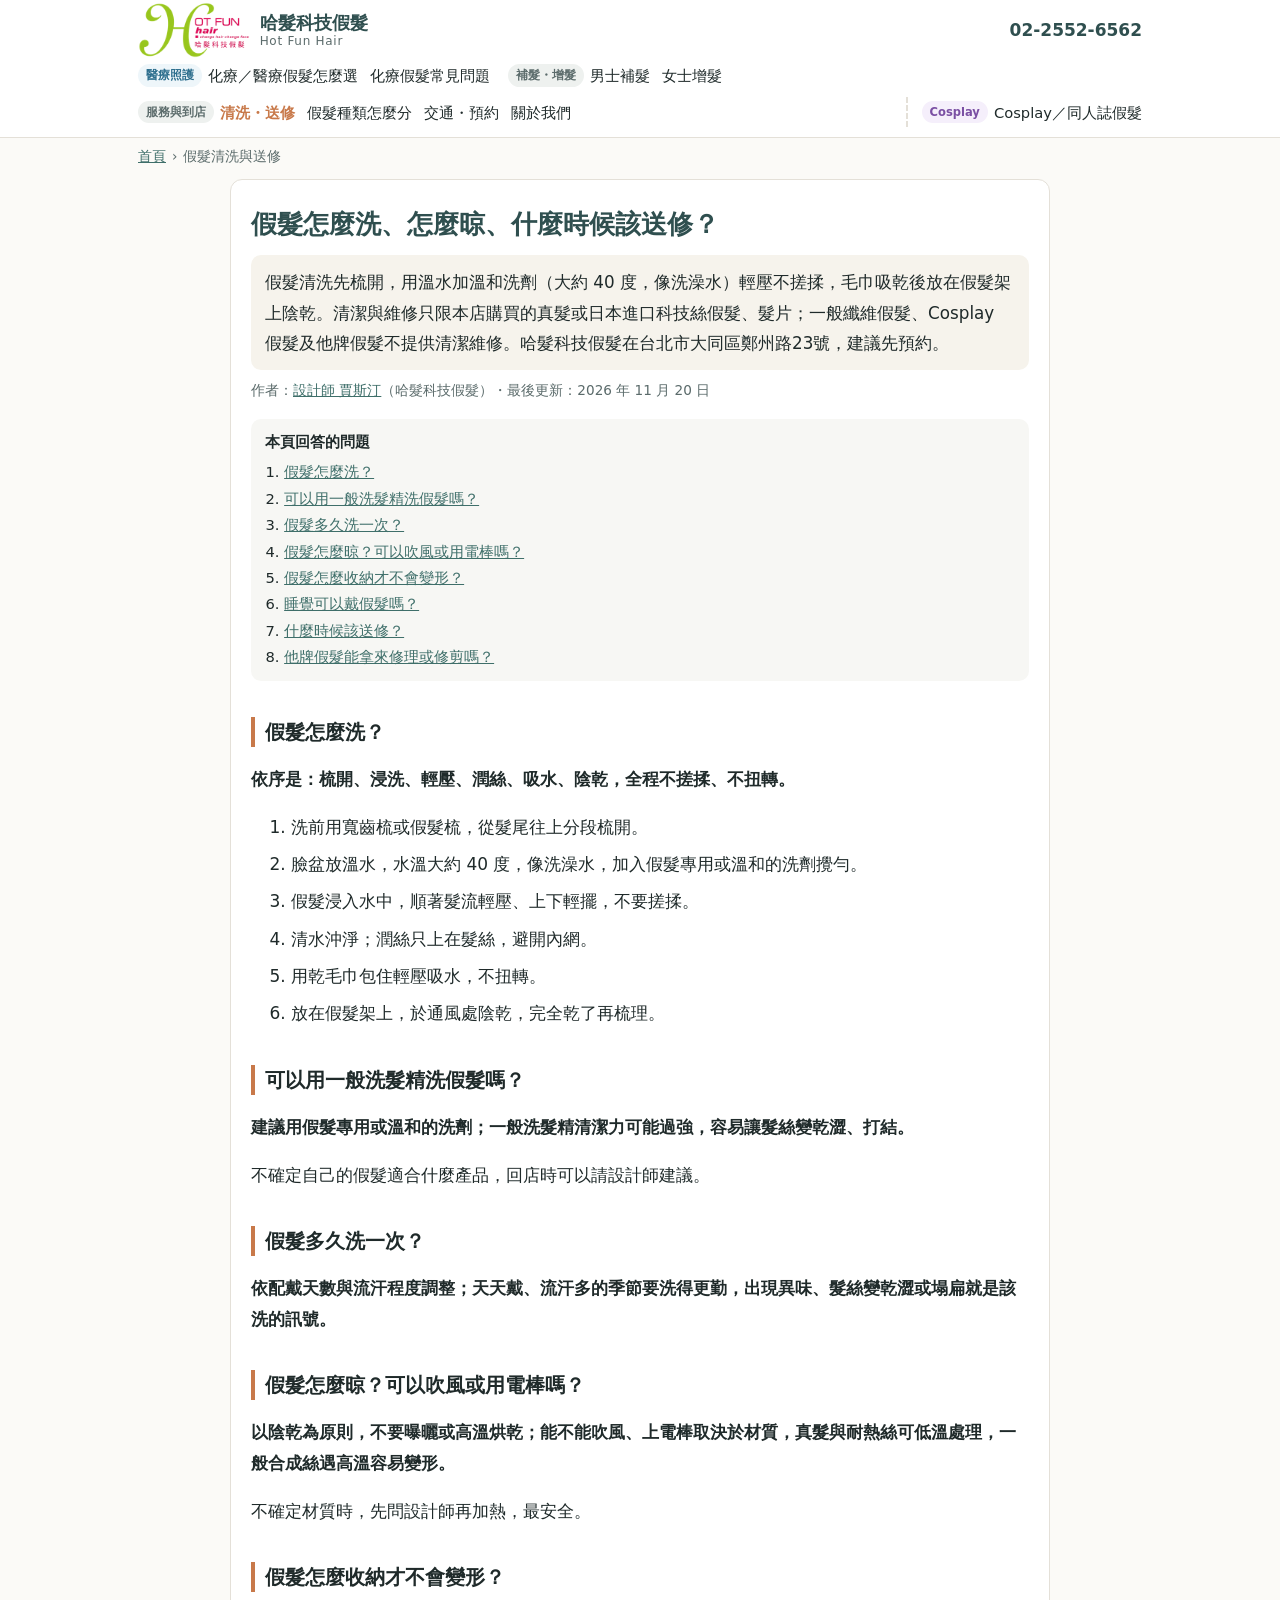
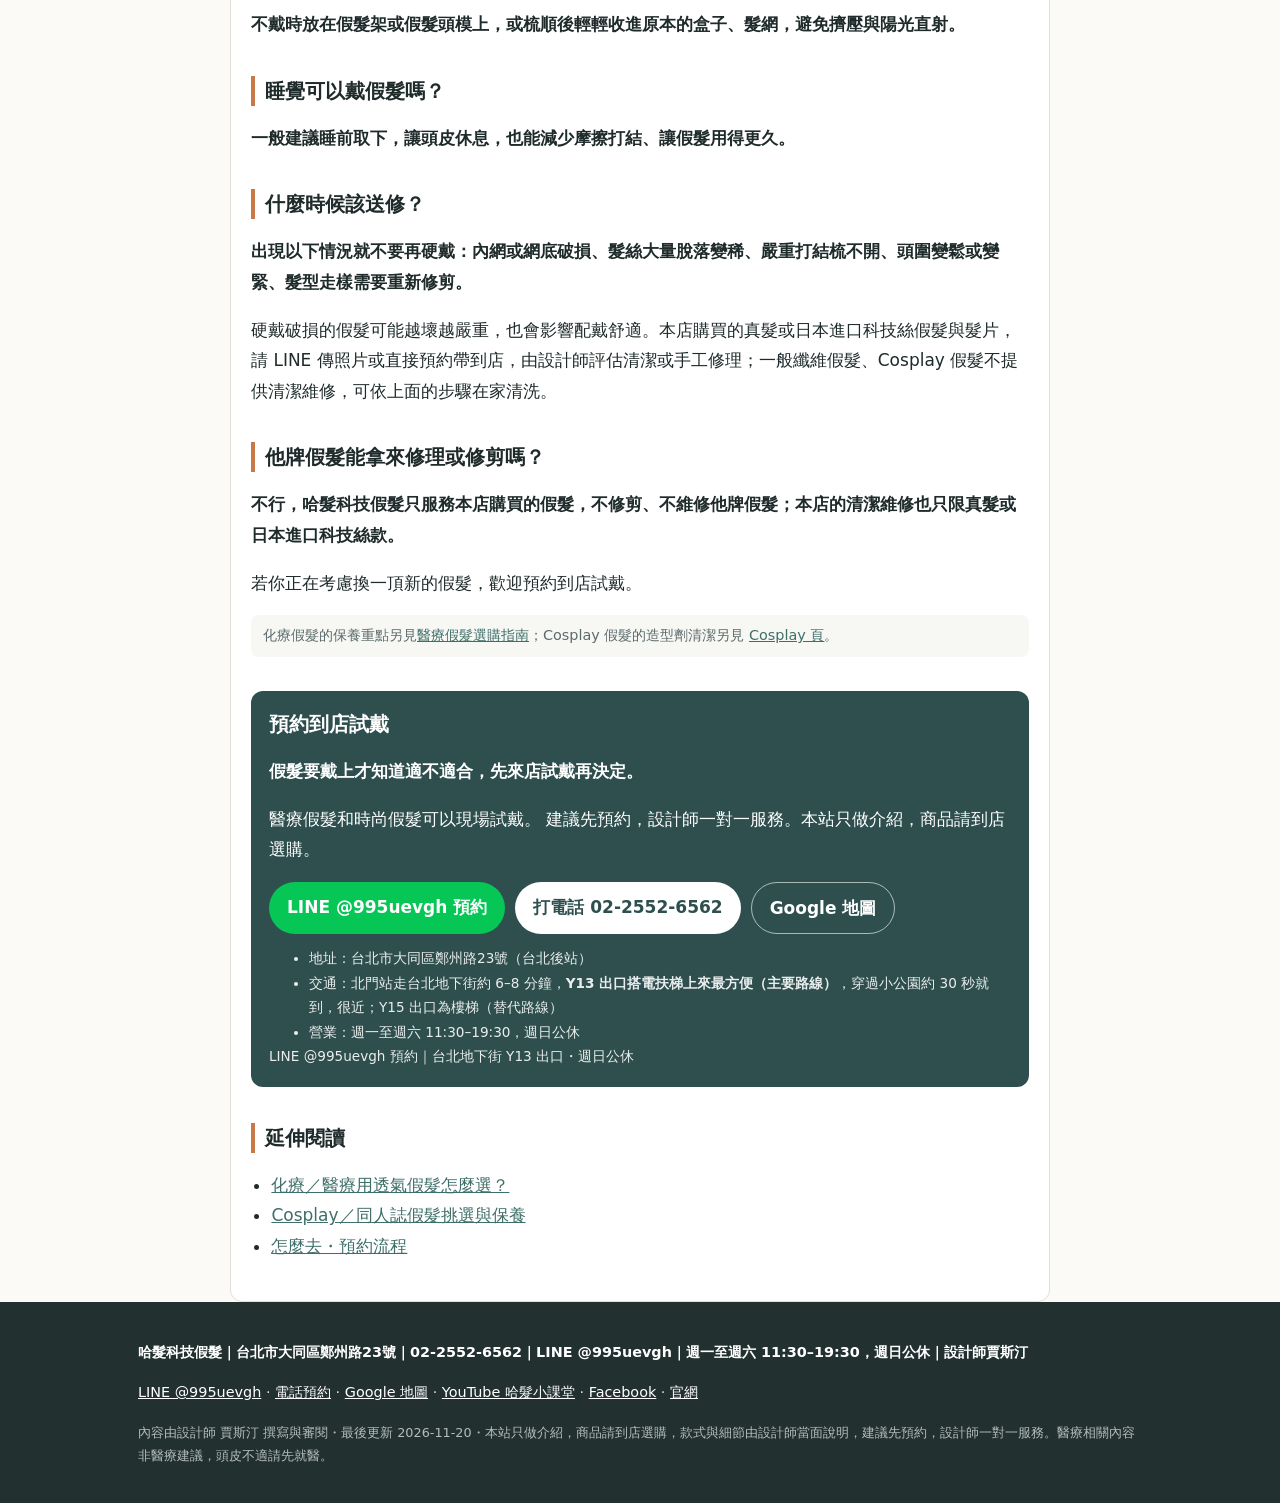
<file: care-repair.html>
<!doctype html>
<html lang="zh-Hant-TW">
<head>
<meta charset="utf-8">
<meta name="viewport" content="width=device-width, initial-scale=1">
<title>假髮怎麼洗、怎麼晾、什麼時候該送修？保養步驟與送修時機｜哈髮科技假髮</title>
<meta name="description" content="假髮清洗步驟、能不能用一般洗髮精、多久洗一次、怎麼陰乾與收納、可不可以吹風或電棒，以及什麼情況不該再硬戴。清潔與維修服務限本店購買的真髮或日本進口科技絲假髮、髮片；一般纖維假髮、Cosplay 假髮及他牌假髮不提供清潔維修。">
<link rel="canonical" href="https://j0933001724-hash.github.io/hotfunhair-aeo/care-repair.html">
<meta name="author" content="賈斯汀">
<meta name="robots" content="index, follow, max-snippet:-1, max-image-preview:large">
<meta property="og:type" content="article">
<meta property="og:locale" content="zh_TW">
<meta property="og:site_name" content="哈髮科技假髮">
<meta property="og:title" content="假髮怎麼洗、怎麼晾、什麼時候該送修？">
<meta property="og:description" content="假髮清洗步驟、能不能用一般洗髮精、多久洗一次、怎麼陰乾與收納、可不可以吹風或電棒，以及什麼情況不該再硬戴。清潔與維修服務限本店購買的真髮或日本進口科技絲假髮、髮片；一般纖維假髮、Cosplay 假髮及他牌假髮不提供清潔維修。">
<meta property="og:url" content="https://j0933001724-hash.github.io/hotfunhair-aeo/care-repair.html">
<meta property="og:image" content="https://j0933001724-hash.github.io/hotfunhair-aeo/og-image.png">
<meta property="og:image:width" content="1200">
<meta property="og:image:height" content="630">
<meta property="og:image:alt" content="哈髮科技假髮 Hot Fun Hair">
<meta name="twitter:card" content="summary_large_image">
<meta name="twitter:title" content="假髮怎麼洗、怎麼晾、什麼時候該送修？">
<meta name="twitter:description" content="假髮清洗步驟、能不能用一般洗髮精、多久洗一次、怎麼陰乾與收納、可不可以吹風或電棒，以及什麼情況不該再硬戴。清潔與維修服務限本店購買的真髮或日本進口科技絲假髮、髮片；一般纖維假髮、Cosplay 假髮及他牌假髮不提供清潔維修。">
<meta name="twitter:image" content="https://j0933001724-hash.github.io/hotfunhair-aeo/og-image.png">
<meta name="theme-color" content="#2f4f4f">
<link rel="icon" href="favicon-32.png" type="image/png" sizes="32x32">
<link rel="icon" href="favicon-192.png" type="image/png" sizes="192x192">
<link rel="apple-touch-icon" href="apple-touch-icon.png">
<link rel="stylesheet" href="styles.css">
<script type="application/ld+json">{"@context":"https://schema.org","@graph":[{"@type":"Organization","@id":"https://j0933001724-hash.github.io/hotfunhair-aeo/#organization","name":"哈髮科技假髮","alternateName":"Hot Fun Hair","url":"https://www.hotfunhair.com/","telephone":"+886-2-2552-6562","logo":{"@type":"ImageObject","url":"https://j0933001724-hash.github.io/hotfunhair-aeo/logo-512.png","width":512,"height":512},"founder":{"@id":"https://j0933001724-hash.github.io/hotfunhair-aeo/about.html#justin"},"sameAs":["https://www.hotfunhair.com/","https://line.me/R/ti/p/@995uevgh","https://www.facebook.com/hotfun.hair","https://www.instagram.com/wang570617/","https://www.threads.com/@wang570617","https://www.tiktok.com/@hotfunhair","https://www.youtube.com/channel/UCxOPaOjKT2M_qvZ90_0xKdw"],"contactPoint":{"@type":"ContactPoint","telephone":"+886-2-2552-6562","contactType":"customer service","areaServed":"TW","availableLanguage":["zh-Hant"]}},{"@type":["HairSalon","Store"],"@id":"https://j0933001724-hash.github.io/hotfunhair-aeo/#localbusiness","name":"哈髮科技假髮","alternateName":"Hot Fun Hair","url":"https://www.hotfunhair.com/","telephone":"+886-2-2552-6562","image":["https://j0933001724-hash.github.io/hotfunhair-aeo/logo-512.png","https://j0933001724-hash.github.io/hotfunhair-aeo/og-image.png"],"parentOrganization":{"@id":"https://j0933001724-hash.github.io/hotfunhair-aeo/#organization"},"description":"台北後站・捷運北門站旁的假髮專門店：化療後／醫療用假髮、男士補髮、女士增髮與髮片，設計師一對一試戴。週一至週六 11:30–19:30，週日公休；建議先預約。","address":{"@type":"PostalAddress","streetAddress":"鄭州路23號","addressLocality":"大同區","addressRegion":"台北市","postalCode":"103","addressCountry":"TW"},"geo":{"@type":"GeoCoordinates","latitude":25.0489,"longitude":121.5127},"hasMap":"https://www.google.com/maps/search/?api=1&query=%E5%93%88%E9%AB%AE%E7%A7%91%E6%8A%80%E5%81%87%E9%AB%AE+%E9%84%AD%E5%B7%9E%E8%B7%AF23%E8%99%9F","openingHoursSpecification":[{"@type":"OpeningHoursSpecification","dayOfWeek":["Monday","Tuesday","Wednesday","Thursday","Friday","Saturday"],"opens":"11:30","closes":"19:30"}],"sameAs":["https://line.me/R/ti/p/@995uevgh","https://www.facebook.com/hotfun.hair","https://www.instagram.com/wang570617/","https://www.threads.com/@wang570617","https://www.tiktok.com/@hotfunhair","https://www.youtube.com/channel/UCxOPaOjKT2M_qvZ90_0xKdw"],"foundingDate":"2004"},{"@type":"Person","@id":"https://j0933001724-hash.github.io/hotfunhair-aeo/about.html#justin","name":"賈斯汀","alternateName":"Justin","jobTitle":"假髮設計師","worksFor":{"@id":"https://j0933001724-hash.github.io/hotfunhair-aeo/#organization"},"url":"https://j0933001724-hash.github.io/hotfunhair-aeo/about.html"},{"@type":"WebPage","@id":"https://j0933001724-hash.github.io/hotfunhair-aeo/care-repair.html#webpage","url":"https://j0933001724-hash.github.io/hotfunhair-aeo/care-repair.html","name":"假髮怎麼洗、怎麼晾、什麼時候該送修？保養步驟與送修時機｜哈髮科技假髮","description":"假髮清洗步驟、能不能用一般洗髮精、多久洗一次、怎麼陰乾與收納、可不可以吹風或電棒，以及什麼情況不該再硬戴。清潔與維修服務限本店購買的真髮或日本進口科技絲假髮、髮片；一般纖維假髮、Cosplay 假髮及他牌假髮不提供清潔維修。","inLanguage":"zh-Hant-TW","isPartOf":{"@id":"https://j0933001724-hash.github.io/hotfunhair-aeo/#website"},"about":{"@id":"https://j0933001724-hash.github.io/hotfunhair-aeo/#organization"},"breadcrumb":{"@id":"https://j0933001724-hash.github.io/hotfunhair-aeo/care-repair.html#breadcrumb"},"dateModified":"2026-11-17"},{"@type":"BreadcrumbList","@id":"https://j0933001724-hash.github.io/hotfunhair-aeo/care-repair.html#breadcrumb","itemListElement":[{"@type":"ListItem","position":1,"name":"首頁","item":"https://j0933001724-hash.github.io/hotfunhair-aeo/"},{"@type":"ListItem","position":2,"name":"假髮清洗與送修","item":"https://j0933001724-hash.github.io/hotfunhair-aeo/care-repair.html"}]},{"@type":"Article","@id":"https://j0933001724-hash.github.io/hotfunhair-aeo/care-repair.html#article","headline":"假髮怎麼洗、怎麼晾、什麼時候該送修？","description":"假髮清洗步驟、能不能用一般洗髮精、多久洗一次、怎麼陰乾與收納、可不可以吹風或電棒，以及什麼情況不該再硬戴。清潔與維修服務限本店購買的真髮或日本進口科技絲假髮、髮片；一般纖維假髮、Cosplay 假髮及他牌假髮不提供清潔維修。","inLanguage":"zh-Hant-TW","author":{"@id":"https://j0933001724-hash.github.io/hotfunhair-aeo/about.html#justin"},"publisher":{"@id":"https://j0933001724-hash.github.io/hotfunhair-aeo/#organization"},"datePublished":"2026-10-05","dateModified":"2026-11-17","mainEntityOfPage":{"@id":"https://j0933001724-hash.github.io/hotfunhair-aeo/care-repair.html#webpage"}},{"@type":"Service","@id":"https://j0933001724-hash.github.io/hotfunhair-aeo/care-repair.html#service","name":"本店真髮／日本進口科技絲假髮清潔保養與維修","serviceType":"本店購買之真髮、日本進口科技絲假髮清潔與維修","description":"限本店購買的真髮或日本進口科技絲假髮與髮片的清潔保養、手工修理與調整。一般纖維假髮、Cosplay 假髮不提供清潔維修；不修剪、不維修他牌假髮。","provider":{"@id":"https://j0933001724-hash.github.io/hotfunhair-aeo/#organization"},"areaServed":{"@type":"City","name":"台北市"},"url":"https://j0933001724-hash.github.io/hotfunhair-aeo/care-repair.html"},{"@type":"FAQPage","@id":"https://j0933001724-hash.github.io/hotfunhair-aeo/care-repair.html#faq","inLanguage":"zh-Hant-TW","mainEntity":[{"@type":"Question","name":"假髮怎麼洗？","acceptedAnswer":{"@type":"Answer","text":"依序是：梳開、浸洗、輕壓、潤絲、吸水、陰乾，全程不搓揉、不扭轉。\n1. 由髮尾往上梳開。2. 溫水加溫和洗劑，水溫大約 40 度，像洗澡水。3. 浸洗輕壓不搓揉。4. 沖淨，潤絲避開內網。5. 毛巾輕壓吸水。6. 放在假髮架上陰乾。"}},{"@type":"Question","name":"可以用一般洗髮精洗假髮嗎？","acceptedAnswer":{"@type":"Answer","text":"建議用假髮專用或溫和的洗劑；一般洗髮精清潔力可能過強，容易讓髮絲變乾澀、打結。\n不確定自己的假髮適合什麼產品，回店時可以請設計師建議。"}},{"@type":"Question","name":"假髮多久洗一次？","acceptedAnswer":{"@type":"Answer","text":"依配戴天數與流汗程度調整；天天戴、流汗多的季節要洗得更勤，出現異味、髮絲變乾澀或塌扁就是該洗的訊號。"}},{"@type":"Question","name":"假髮怎麼晾？可以吹風或用電棒嗎？","acceptedAnswer":{"@type":"Answer","text":"以陰乾為原則，不要曝曬或高溫烘乾；能不能吹風、上電棒取決於材質，真髮與耐熱絲可低溫處理，一般合成絲遇高溫容易變形。\n不確定材質時，先問設計師再加熱，最安全。"}},{"@type":"Question","name":"假髮怎麼收納才不會變形？","acceptedAnswer":{"@type":"Answer","text":"不戴時放在假髮架或假髮頭模上，或梳順後輕輕收進原本的盒子、髮網，避免擠壓與陽光直射。"}},{"@type":"Question","name":"睡覺可以戴假髮嗎？","acceptedAnswer":{"@type":"Answer","text":"一般建議睡前取下，讓頭皮休息，也能減少摩擦打結、讓假髮用得更久。"}},{"@type":"Question","name":"什麼時候該送修？","acceptedAnswer":{"@type":"Answer","text":"出現以下情況就不要再硬戴：內網或網底破損、髮絲大量脫落變稀、嚴重打結梳不開、頭圍變鬆或變緊、髮型走樣需要重新修剪。\n硬戴破損的假髮可能越壞越嚴重，也會影響配戴舒適。本店購買的真髮或日本進口科技絲假髮與髮片，請 LINE 傳照片或直接預約帶到店，由設計師評估清潔或手工修理；一般纖維假髮、Cosplay 假髮不提供清潔維修，可依上面的步驟在家清洗。"}},{"@type":"Question","name":"他牌假髮能拿來修理或修剪嗎？","acceptedAnswer":{"@type":"Answer","text":"不行，哈髮科技假髮只服務本店購買的假髮，不修剪、不維修他牌假髮；本店的清潔維修也只限真髮或日本進口科技絲款。\n若你正在考慮換一頂新的假髮，歡迎預約到店試戴。"}}]}]}</script>
</head>
<body class="page-care-repair">
<a class="skip" href="#main">跳到主要內容</a>
<header class="site-header">
  <div class="wrap header-row">
    <a class="brand" href="index.html"><img class="brand-logo" src="logo.png" width="600" height="301" alt="哈髮科技假髮 Hot Fun Hair"><span class="brand-text" aria-hidden="true"><span class="brand-zh">哈髮科技假髮</span><span class="brand-en">Hot Fun Hair</span></span></a>
    <a class="header-tel" href="tel:+886225526562" data-cta="tel">02-2552-6562</a>
    <button class="nav-toggle" type="button" aria-expanded="false" aria-controls="site-nav">選單</button>
  </div>
  <nav id="site-nav" class="site-nav wrap" aria-label="主選單"><div class="nav-group nav-medical"><span class="nav-label">醫療照護</span><ul><li><a href="medical-guide.html">化療／醫療假髮怎麼選</a></li><li><a href="chemo-faq.html">化療假髮常見問題</a></li></ul></div><div class="nav-group nav-hair"><span class="nav-label">補髮・增髮</span><ul><li><a href="mens-hair.html">男士補髮</a></li><li><a href="womens-volume.html">女士增髮</a></li></ul></div><div class="nav-group nav-service"><span class="nav-label">服務與到店</span><ul><li><a href="care-repair.html" aria-current="page">清洗・送修</a></li><li><a href="wig-types.html">假髮種類怎麼分</a></li><li><a href="visit.html">交通・預約</a></li><li><a href="about.html">關於我們</a></li></ul></div><div class="nav-group nav-cosplay"><span class="nav-label">Cosplay</span><ul><li><a href="cosplay.html">Cosplay／同人誌假髮</a></li></ul></div></nav>
</header>
<main id="main" class="wrap">
<nav class="breadcrumb" aria-label="麵包屑"><ol><li><a href="index.html">首頁</a></li><li aria-current="page">假髮清洗與送修</li></ol></nav>
<article class="content">
  <header class="page-head">
    <h1>假髮怎麼洗、怎麼晾、什麼時候該送修？</h1>
    <p class="lead">假髮清洗先梳開，用溫水加溫和洗劑（大約 40 度，像洗澡水）輕壓不搓揉，毛巾吸乾後放在假髮架上陰乾。清潔與維修只限本店購買的真髮或日本進口科技絲假髮、髮片；一般纖維假髮、Cosplay 假髮及他牌假髮不提供清潔維修。哈髮科技假髮在台北市大同區鄭州路23號，建議先預約。</p>
    <p class="byline">作者：<a href="about.html#justin" rel="author">設計師 賈斯汀</a>（哈髮科技假髮）・最後更新：<time datetime="2026-11-20">2026 年 11 月 20 日</time></p>
  </header>
  
  
  <div class="toc-slot" data-toc></div>
  <section class="qa"><h2>假髮怎麼洗？</h2><p class="answer">依序是：梳開、浸洗、輕壓、潤絲、吸水、陰乾，全程不搓揉、不扭轉。</p><ol class="steps">
<li>洗前用寬齒梳或假髮梳，從髮尾往上分段梳開。</li>
<li>臉盆放溫水，水溫大約 40 度，像洗澡水，加入假髮專用或溫和的洗劑攪勻。</li>
<li>假髮浸入水中，順著髮流輕壓、上下輕擺，不要搓揉。</li>
<li>清水沖淨；潤絲只上在髮絲，避開內網。</li>
<li>用乾毛巾包住輕壓吸水，不扭轉。</li>
<li>放在假髮架上，於通風處陰乾，完全乾了再梳理。</li>
</ol></section>
<section class="qa"><h2>可以用一般洗髮精洗假髮嗎？</h2><p class="answer">建議用假髮專用或溫和的洗劑；一般洗髮精清潔力可能過強，容易讓髮絲變乾澀、打結。</p><p>不確定自己的假髮適合什麼產品，回店時可以請設計師建議。</p></section>
<section class="qa"><h2>假髮多久洗一次？</h2><p class="answer">依配戴天數與流汗程度調整；天天戴、流汗多的季節要洗得更勤，出現異味、髮絲變乾澀或塌扁就是該洗的訊號。</p></section>
<section class="qa"><h2>假髮怎麼晾？可以吹風或用電棒嗎？</h2><p class="answer">以陰乾為原則，不要曝曬或高溫烘乾；能不能吹風、上電棒取決於材質，真髮與耐熱絲可低溫處理，一般合成絲遇高溫容易變形。</p><p>不確定材質時，先問設計師再加熱，最安全。</p></section>
<section class="qa"><h2>假髮怎麼收納才不會變形？</h2><p class="answer">不戴時放在假髮架或假髮頭模上，或梳順後輕輕收進原本的盒子、髮網，避免擠壓與陽光直射。</p></section>
<section class="qa"><h2>睡覺可以戴假髮嗎？</h2><p class="answer">一般建議睡前取下，讓頭皮休息，也能減少摩擦打結、讓假髮用得更久。</p></section>
<section class="qa"><h2>什麼時候該送修？</h2><p class="answer">出現以下情況就不要再硬戴：內網或網底破損、髮絲大量脫落變稀、嚴重打結梳不開、頭圍變鬆或變緊、髮型走樣需要重新修剪。</p><p>硬戴破損的假髮可能越壞越嚴重，也會影響配戴舒適。本店購買的真髮或日本進口科技絲假髮與髮片，請 LINE 傳照片或直接預約帶到店，由設計師評估清潔或手工修理；一般纖維假髮、Cosplay 假髮不提供清潔維修，可依上面的步驟在家清洗。</p></section>
<section class="qa"><h2>他牌假髮能拿來修理或修剪嗎？</h2><p class="answer">不行，哈髮科技假髮只服務本店購買的假髮，不修剪、不維修他牌假髮；本店的清潔維修也只限真髮或日本進口科技絲款。</p><p>若你正在考慮換一頂新的假髮，歡迎預約到店試戴。</p></section>
  <p class="soft-note">化療假髮的保養重點另見<a href="medical-guide.html#climate">醫療假髮選購指南</a>；Cosplay 假髮的造型劑清潔另見 <a href="cosplay.html">Cosplay 頁</a>。</p>
  
  <aside class="cta booking-block" id="booking" aria-label="預約到店試戴">
  <h2 class="cta-title">預約到店試戴</h2>
  <p class="cta-lead"><strong>假髮要戴上才知道適不適合，先來店試戴再決定。</strong></p>
  <p>醫療假髮和時尚假髮可以現場試戴。 建議先預約，設計師一對一服務。本站只做介紹，商品請到店選購。</p>
  <div class="cta-actions">
    <a class="btn btn-primary" href="https://line.me/R/ti/p/@995uevgh" rel="noopener" data-cta="line">LINE @995uevgh 預約</a>
    <a class="btn btn-secondary" href="tel:+886225526562" data-cta="tel">打電話 02-2552-6562</a>
    <a class="btn btn-ghost" href="https://maps.google.com/maps?q=%E5%8F%B0%E5%8C%97%E5%B8%82%E5%A4%A7%E5%90%8C%E5%8D%80%E9%84%AD%E5%B7%9E%E8%B7%AF23%E8%99%9F" rel="noopener" data-cta="map">Google 地圖</a>
  </div>
  <ul class="cta-nap">
    <li>地址：台北市大同區鄭州路23號（台北後站）</li>
    <li>交通：北門站走台北地下街約 6–8 分鐘，<strong>Y13 出口搭電扶梯上來最方便（主要路線）</strong>，穿過小公園約 30 秒就到，很近；Y15 出口為樓梯（替代路線）</li>
    <li>營業：週一至週六 11:30–19:30，週日公休</li>
  </ul>
  <p class="cta-nap">LINE @995uevgh 預約｜台北地下街 Y13 出口・週日公休</p>
</aside>
  
  <nav class="related" aria-label="延伸閱讀"><h2>延伸閱讀</h2><ul><li><a href="medical-guide.html">化療／醫療用透氣假髮怎麼選？</a></li><li><a href="cosplay.html">Cosplay／同人誌假髮挑選與保養</a></li><li><a href="visit.html">怎麼去・預約流程</a></li></ul></nav>
</article>
</main>
<footer class="site-footer">
  <div class="wrap">
    <p class="nap">哈髮科技假髮｜台北市大同區鄭州路23號｜02-2552-6562｜LINE @995uevgh｜週一至週六 11:30–19:30，週日公休｜設計師賈斯汀</p>
    <p class="footer-links"><a href="https://line.me/R/ti/p/@995uevgh" rel="noopener" data-cta="line">LINE @995uevgh</a> · <a href="tel:+886225526562" data-cta="tel">電話預約</a> · <a href="https://maps.google.com/maps?q=%E5%8F%B0%E5%8C%97%E5%B8%82%E5%A4%A7%E5%90%8C%E5%8D%80%E9%84%AD%E5%B7%9E%E8%B7%AF23%E8%99%9F" rel="noopener">Google 地圖</a> · <a href="https://www.youtube.com/channel/UCxOPaOjKT2M_qvZ90_0xKdw" rel="noopener">YouTube 哈髮小課堂</a> · <a href="https://www.facebook.com/hotfun.hair" rel="noopener">Facebook</a> · <a href="https://www.hotfunhair.com/" rel="noopener">官網</a></p>
    <p class="footer-meta">內容由設計師 賈斯汀 撰寫與審閱・最後更新 <time datetime="2026-11-20">2026-11-20</time>・本站只做介紹，商品請到店選購，款式與細節由設計師當面說明，建議先預約，設計師一對一服務。醫療相關內容非醫療建議，頭皮不適請先就醫。</p>
  </div>
</footer>
<div class="sticky-cta">
  <a href="tel:+886225526562" data-cta="tel">電話預約</a>
  <a href="https://line.me/R/ti/p/@995uevgh" rel="noopener" data-cta="line">LINE 預約試戴</a>
</div>
<script src="aeo.js" defer></script>
</body>
</html>
</file>
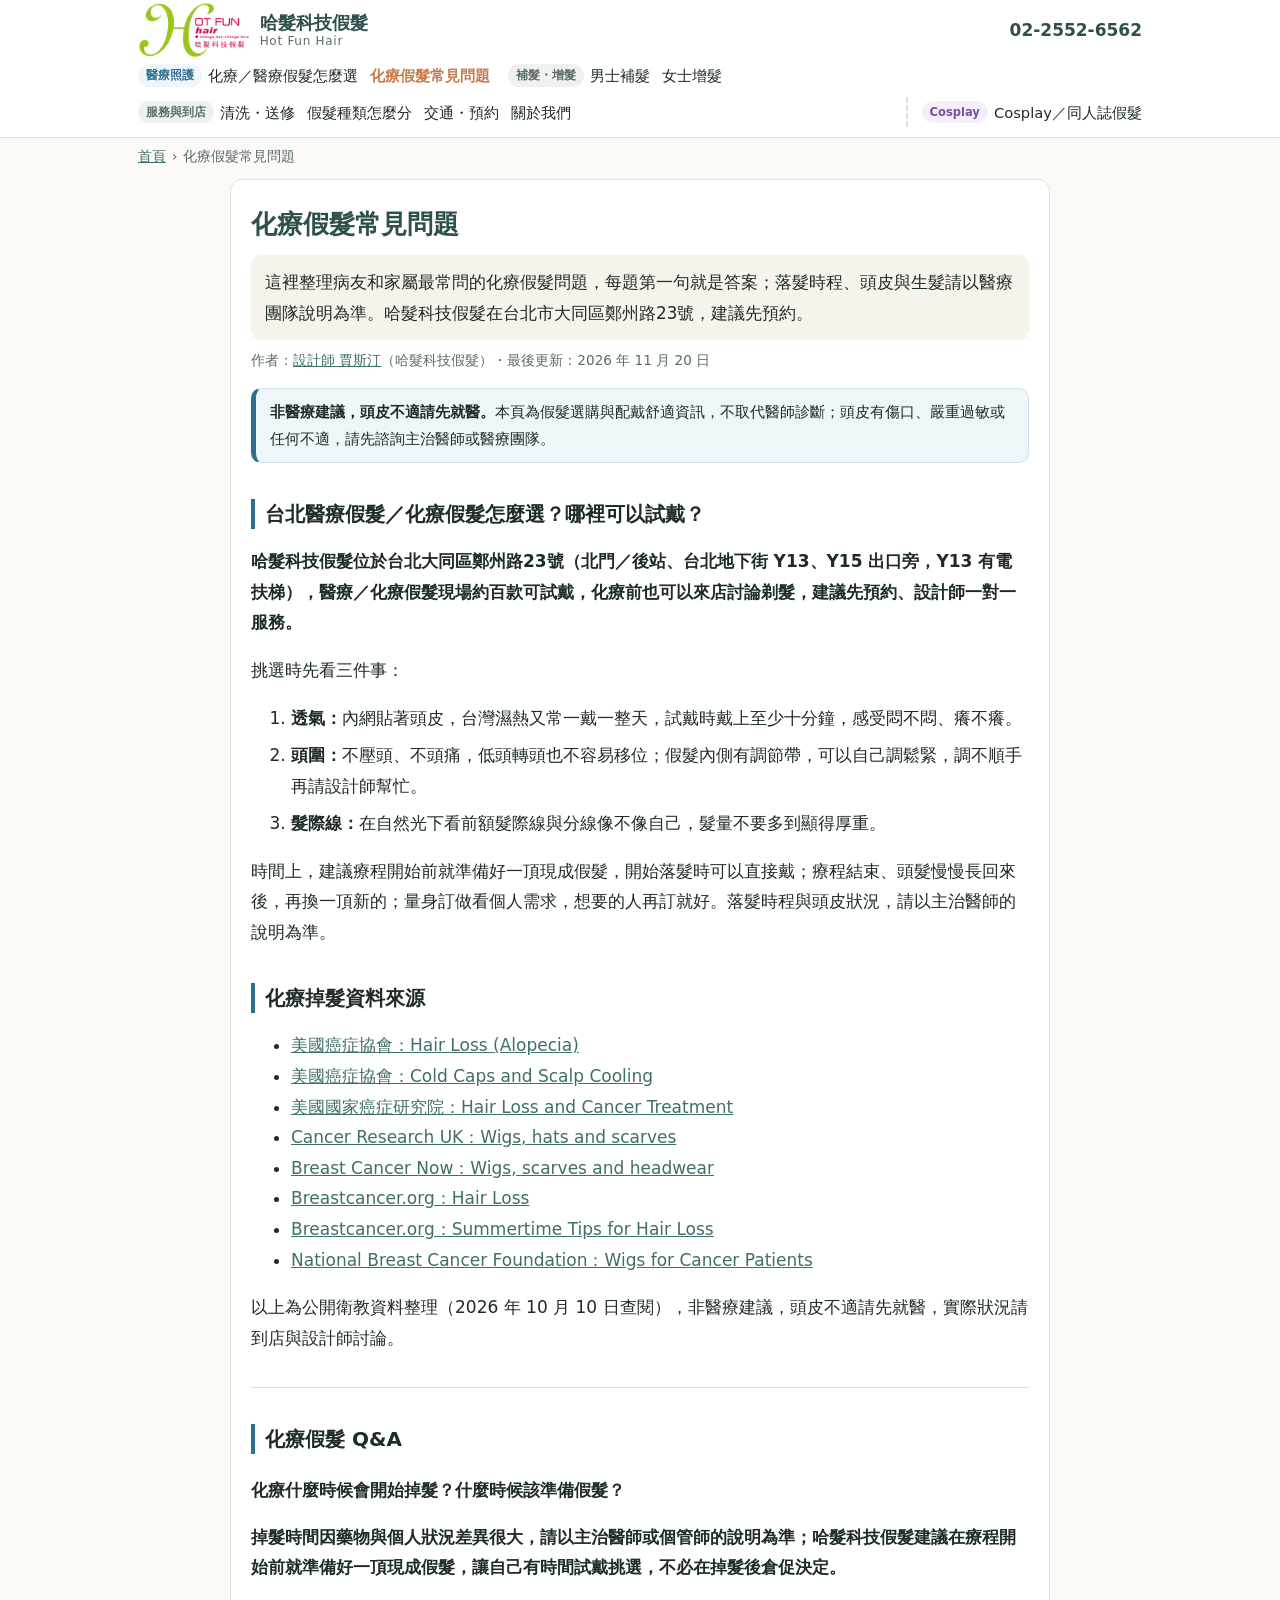
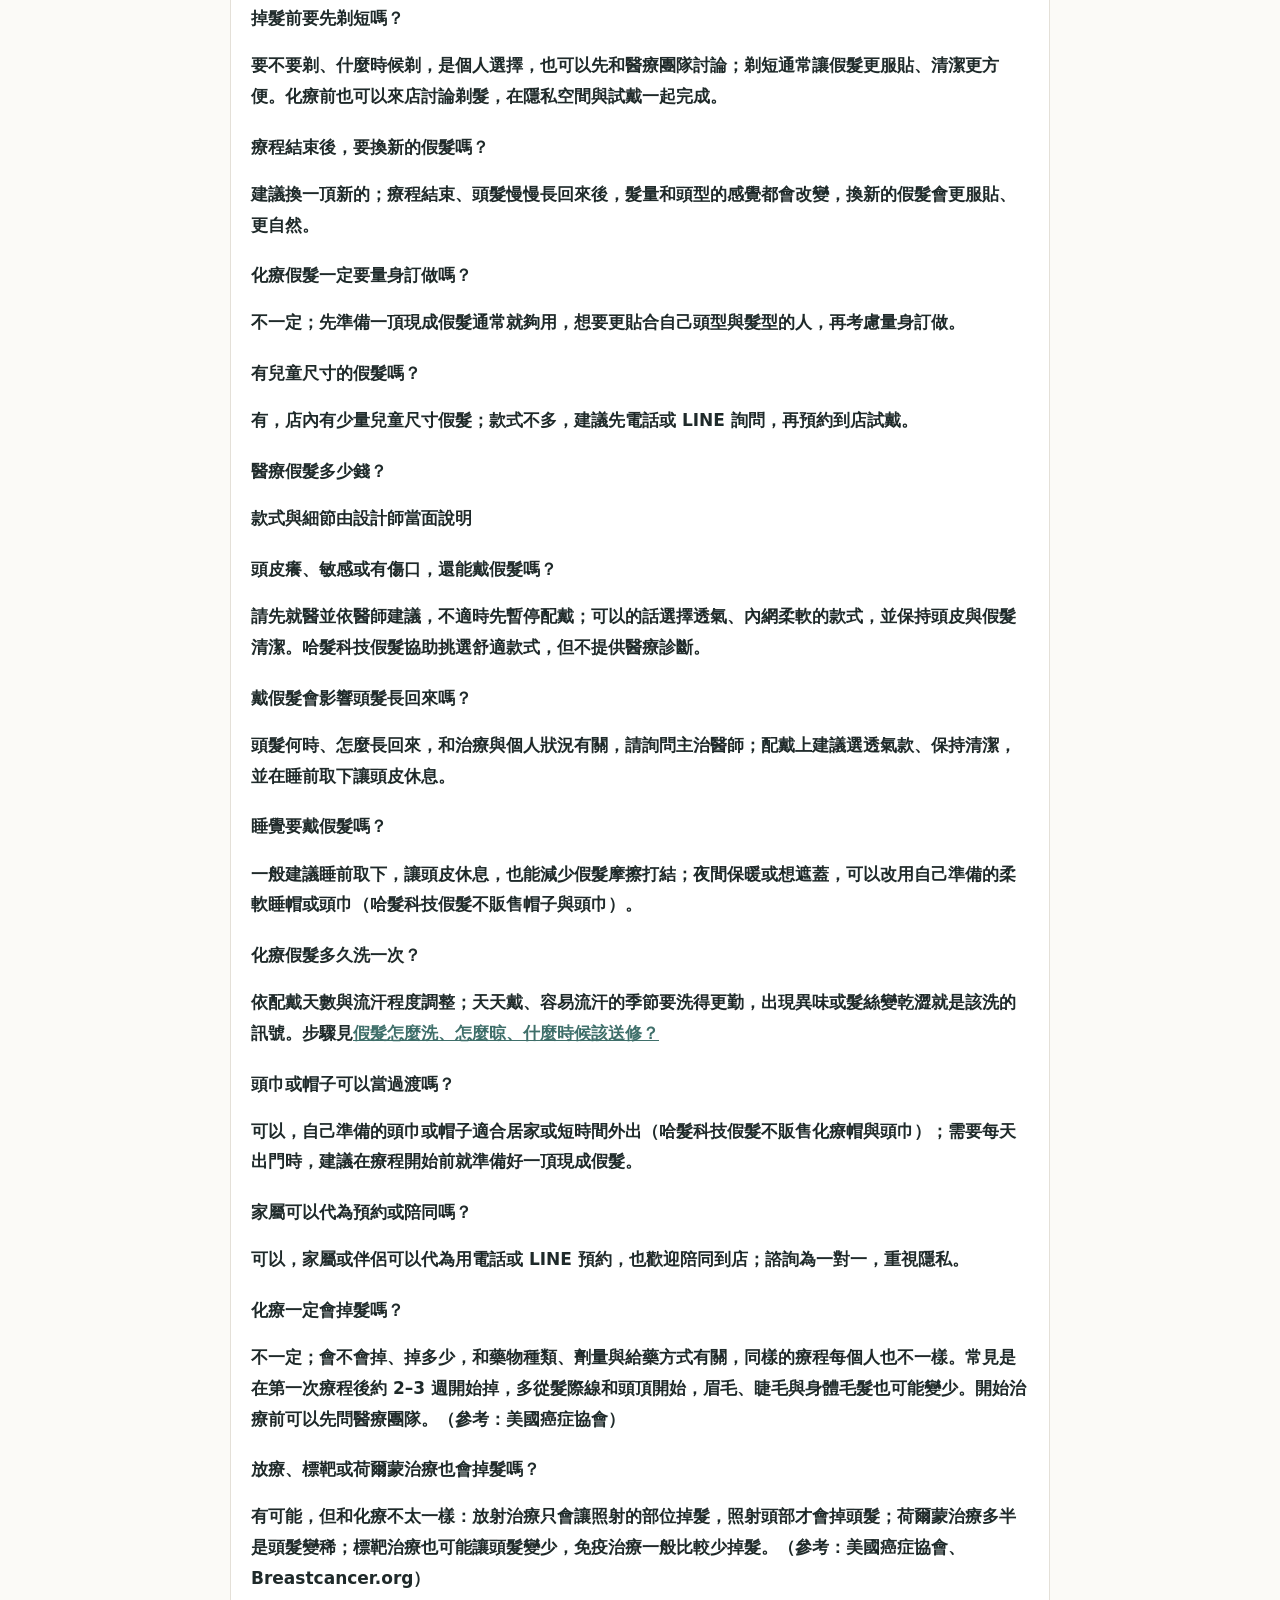
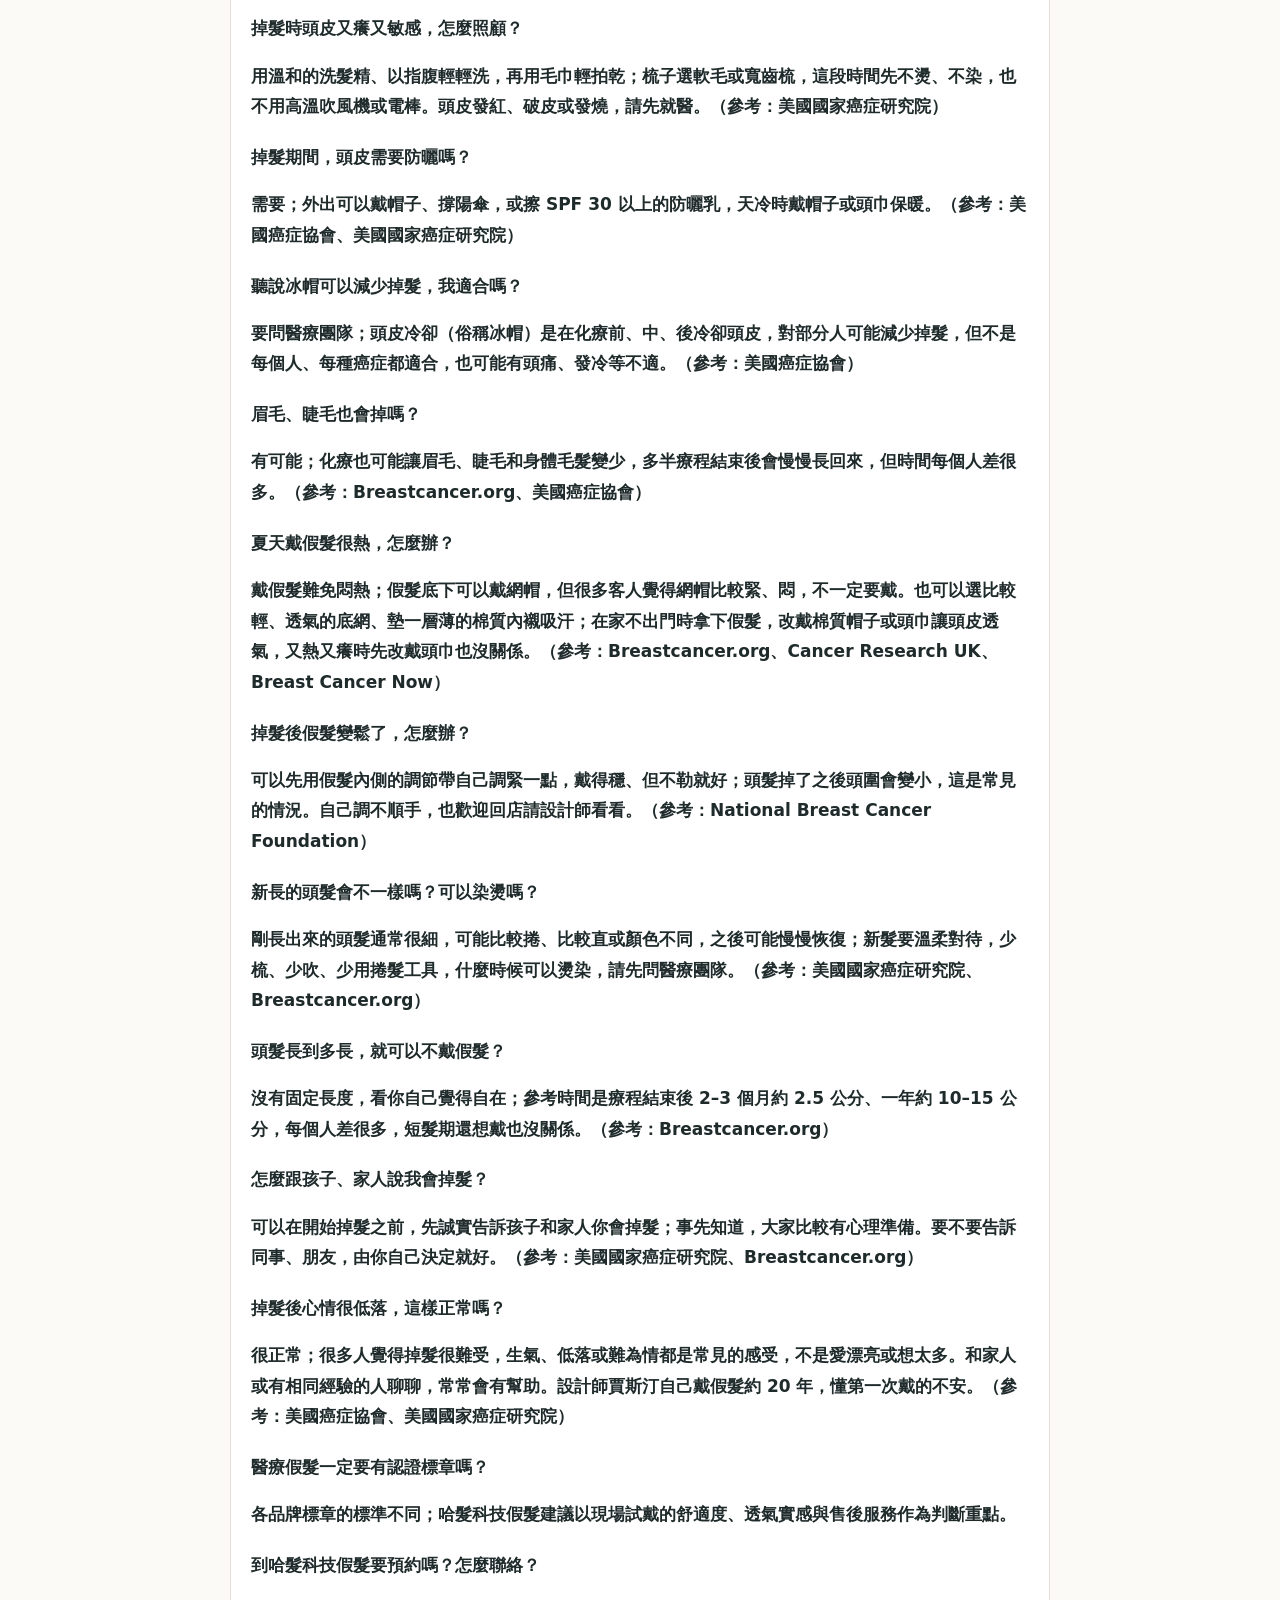
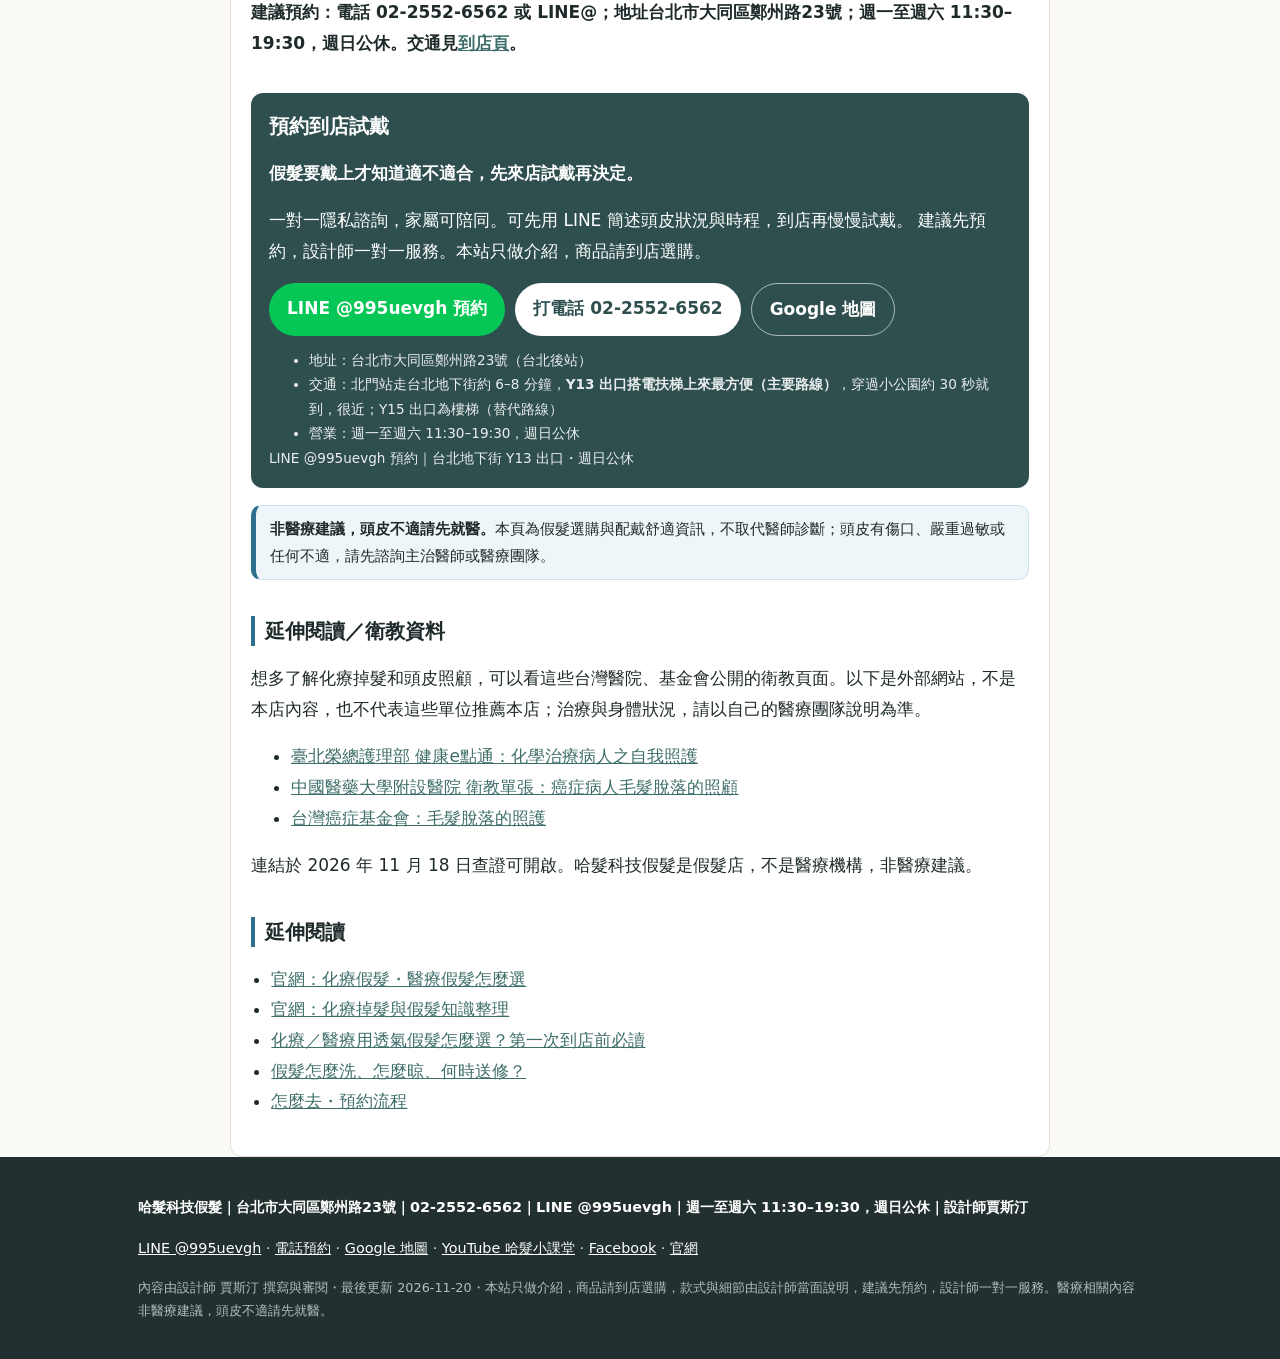
<file: chemo-faq.html>
<!doctype html>
<html lang="zh-Hant-TW">
<head>
<meta charset="utf-8">
<meta name="viewport" content="width=device-width, initial-scale=1">
<title>化療假髮常見問題：何時準備、要不要剃髮、頭皮不適怎麼辦｜哈髮科技假髮</title>
<meta name="description" content="化療假髮 FAQ：化療一定會掉髮嗎、什麼時候準備假髮、要不要剃髮、頭皮怎麼照顧、冰帽適不適合、夏天戴假髮很熱怎麼辦、頭髮多久長回來。台北北門哈髮科技假髮整理，非醫療建議，頭皮不適請先就醫。">
<link rel="canonical" href="https://j0933001724-hash.github.io/hotfunhair-aeo/chemo-faq.html">
<meta name="author" content="賈斯汀">
<meta name="robots" content="index, follow, max-snippet:-1, max-image-preview:large">
<meta property="og:type" content="article">
<meta property="og:locale" content="zh_TW">
<meta property="og:site_name" content="哈髮科技假髮">
<meta property="og:title" content="化療假髮常見問題">
<meta property="og:description" content="化療假髮 FAQ：化療一定會掉髮嗎、什麼時候準備假髮、要不要剃髮、頭皮怎麼照顧、冰帽適不適合、夏天戴假髮很熱怎麼辦、頭髮多久長回來。台北北門哈髮科技假髮整理，非醫療建議，頭皮不適請先就醫。">
<meta property="og:url" content="https://j0933001724-hash.github.io/hotfunhair-aeo/chemo-faq.html">
<meta property="og:image" content="https://j0933001724-hash.github.io/hotfunhair-aeo/og-image.png">
<meta property="og:image:width" content="1200">
<meta property="og:image:height" content="630">
<meta property="og:image:alt" content="哈髮科技假髮 Hot Fun Hair">
<meta name="twitter:card" content="summary_large_image">
<meta name="twitter:title" content="化療假髮常見問題">
<meta name="twitter:description" content="化療假髮 FAQ：化療一定會掉髮嗎、什麼時候準備假髮、要不要剃髮、頭皮怎麼照顧、冰帽適不適合、夏天戴假髮很熱怎麼辦、頭髮多久長回來。台北北門哈髮科技假髮整理，非醫療建議，頭皮不適請先就醫。">
<meta name="twitter:image" content="https://j0933001724-hash.github.io/hotfunhair-aeo/og-image.png">
<meta name="theme-color" content="#2f4f4f">
<link rel="icon" href="favicon-32.png" type="image/png" sizes="32x32">
<link rel="icon" href="favicon-192.png" type="image/png" sizes="192x192">
<link rel="apple-touch-icon" href="apple-touch-icon.png">
<link rel="stylesheet" href="styles.css">
<script type="application/ld+json">{"@context":"https://schema.org","@graph":[{"@type":"Organization","@id":"https://j0933001724-hash.github.io/hotfunhair-aeo/#organization","name":"哈髮科技假髮","alternateName":"Hot Fun Hair","url":"https://www.hotfunhair.com/","telephone":"+886-2-2552-6562","logo":{"@type":"ImageObject","url":"https://j0933001724-hash.github.io/hotfunhair-aeo/logo-512.png","width":512,"height":512},"founder":{"@id":"https://j0933001724-hash.github.io/hotfunhair-aeo/about.html#justin"},"sameAs":["https://www.hotfunhair.com/","https://line.me/R/ti/p/@995uevgh","https://www.facebook.com/hotfun.hair","https://www.instagram.com/wang570617/","https://www.threads.com/@wang570617","https://www.tiktok.com/@hotfunhair","https://www.youtube.com/channel/UCxOPaOjKT2M_qvZ90_0xKdw"],"contactPoint":{"@type":"ContactPoint","telephone":"+886-2-2552-6562","contactType":"customer service","areaServed":"TW","availableLanguage":["zh-Hant"]}},{"@type":["HairSalon","Store"],"@id":"https://j0933001724-hash.github.io/hotfunhair-aeo/#localbusiness","name":"哈髮科技假髮","alternateName":"Hot Fun Hair","url":"https://www.hotfunhair.com/","telephone":"+886-2-2552-6562","image":["https://j0933001724-hash.github.io/hotfunhair-aeo/logo-512.png","https://j0933001724-hash.github.io/hotfunhair-aeo/og-image.png"],"parentOrganization":{"@id":"https://j0933001724-hash.github.io/hotfunhair-aeo/#organization"},"description":"台北後站・捷運北門站旁的假髮專門店：化療後／醫療用假髮、男士補髮、女士增髮與髮片，設計師一對一試戴。週一至週六 11:30–19:30，週日公休；建議先預約。","address":{"@type":"PostalAddress","streetAddress":"鄭州路23號","addressLocality":"大同區","addressRegion":"台北市","postalCode":"103","addressCountry":"TW"},"geo":{"@type":"GeoCoordinates","latitude":25.0489,"longitude":121.5127},"hasMap":"https://www.google.com/maps/search/?api=1&query=%E5%93%88%E9%AB%AE%E7%A7%91%E6%8A%80%E5%81%87%E9%AB%AE+%E9%84%AD%E5%B7%9E%E8%B7%AF23%E8%99%9F","openingHoursSpecification":[{"@type":"OpeningHoursSpecification","dayOfWeek":["Monday","Tuesday","Wednesday","Thursday","Friday","Saturday"],"opens":"11:30","closes":"19:30"}],"sameAs":["https://line.me/R/ti/p/@995uevgh","https://www.facebook.com/hotfun.hair","https://www.instagram.com/wang570617/","https://www.threads.com/@wang570617","https://www.tiktok.com/@hotfunhair","https://www.youtube.com/channel/UCxOPaOjKT2M_qvZ90_0xKdw"],"foundingDate":"2004"},{"@type":"Person","@id":"https://j0933001724-hash.github.io/hotfunhair-aeo/about.html#justin","name":"賈斯汀","alternateName":"Justin","jobTitle":"假髮設計師","worksFor":{"@id":"https://j0933001724-hash.github.io/hotfunhair-aeo/#organization"},"url":"https://j0933001724-hash.github.io/hotfunhair-aeo/about.html"},{"@type":"WebPage","@id":"https://j0933001724-hash.github.io/hotfunhair-aeo/chemo-faq.html#webpage","url":"https://j0933001724-hash.github.io/hotfunhair-aeo/chemo-faq.html","name":"化療假髮常見問題：何時準備、要不要剃髮、頭皮不適怎麼辦｜哈髮科技假髮","description":"化療假髮 FAQ：化療一定會掉髮嗎、什麼時候準備假髮、要不要剃髮、頭皮怎麼照顧、冰帽適不適合、夏天戴假髮很熱怎麼辦、頭髮多久長回來。台北北門哈髮科技假髮整理，非醫療建議，頭皮不適請先就醫。","inLanguage":"zh-Hant-TW","isPartOf":{"@id":"https://j0933001724-hash.github.io/hotfunhair-aeo/#website"},"about":{"@id":"https://j0933001724-hash.github.io/hotfunhair-aeo/#organization"},"breadcrumb":{"@id":"https://j0933001724-hash.github.io/hotfunhair-aeo/chemo-faq.html#breadcrumb"},"dateModified":"2026-11-18"},{"@type":"BreadcrumbList","@id":"https://j0933001724-hash.github.io/hotfunhair-aeo/chemo-faq.html#breadcrumb","itemListElement":[{"@type":"ListItem","position":1,"name":"首頁","item":"https://j0933001724-hash.github.io/hotfunhair-aeo/"},{"@type":"ListItem","position":2,"name":"化療假髮常見問題","item":"https://j0933001724-hash.github.io/hotfunhair-aeo/chemo-faq.html"}]},{"@type":"Article","@id":"https://j0933001724-hash.github.io/hotfunhair-aeo/chemo-faq.html#article","headline":"化療假髮常見問題","description":"化療假髮 FAQ：化療一定會掉髮嗎、什麼時候準備假髮、要不要剃髮、頭皮怎麼照顧、冰帽適不適合、夏天戴假髮很熱怎麼辦、頭髮多久長回來。台北北門哈髮科技假髮整理，非醫療建議，頭皮不適請先就醫。","inLanguage":"zh-Hant-TW","author":{"@id":"https://j0933001724-hash.github.io/hotfunhair-aeo/about.html#justin"},"publisher":{"@id":"https://j0933001724-hash.github.io/hotfunhair-aeo/#organization"},"datePublished":"2026-10-05","dateModified":"2026-11-18","mainEntityOfPage":{"@id":"https://j0933001724-hash.github.io/hotfunhair-aeo/chemo-faq.html#webpage"}},{"@type":"FAQPage","@id":"https://j0933001724-hash.github.io/hotfunhair-aeo/chemo-faq.html#faq","inLanguage":"zh-Hant-TW","mainEntity":[{"@type":"Question","name":"台北醫療假髮／化療假髮怎麼選？哪裡可以試戴？","acceptedAnswer":{"@type":"Answer","text":"哈髮科技假髮位於台北大同區鄭州路23號（北門／後站、台北地下街 Y13、Y15 出口旁，Y13 有電扶梯），醫療／化療假髮現場約百款可試戴，化療前也可以來店討論剃髮，建議先預約、設計師一對一服務。\n挑選時先看三件事：1. 透氣：內網貼著頭皮，台灣濕熱又常一戴一整天，試戴時戴上至少十分鐘，感受悶不悶、癢不癢。2. 頭圍：不壓頭、不頭痛，低頭轉頭也不容易移位；假髮內側有調節帶，可以自己調鬆緊，調不順手再請設計師幫忙。3. 髮際線：在自然光下看前額髮際線與分線像不像自己，髮量不要多到顯得厚重。\n時間上，建議療程開始前就準備好一頂現成假髮，開始落髮時可以直接戴；療程結束、頭髮慢慢長回來後，再換一頂新的；量身訂做看個人需求，想要的人再訂就好。落髮時程與頭皮狀況，請以主治醫師的說明為準。"}},{"@type":"Question","name":"化療什麼時候會開始掉髮？什麼時候該準備假髮？","acceptedAnswer":{"@type":"Answer","text":"掉髮時間因藥物與個人狀況差異很大，請以主治醫師或個管師的說明為準；哈髮科技假髮建議在療程開始前就準備好一頂現成假髮，讓自己有時間試戴挑選，不必在掉髮後倉促決定。"}},{"@type":"Question","name":"掉髮前要先剃短嗎？","acceptedAnswer":{"@type":"Answer","text":"要不要剃、什麼時候剃，是個人選擇，也可以先和醫療團隊討論；剃短通常讓假髮更服貼、清潔更方便。化療前也可以來店討論剃髮，在隱私空間與試戴一起完成。"}},{"@type":"Question","name":"療程結束後，要換新的假髮嗎？","acceptedAnswer":{"@type":"Answer","text":"建議換一頂新的；療程結束、頭髮慢慢長回來後，髮量和頭型的感覺都會改變，換新的假髮會更服貼、更自然。"}},{"@type":"Question","name":"化療假髮一定要量身訂做嗎？","acceptedAnswer":{"@type":"Answer","text":"不一定；先準備一頂現成假髮通常就夠用，想要更貼合自己頭型與髮型的人，再考慮量身訂做。"}},{"@type":"Question","name":"有兒童尺寸的假髮嗎？","acceptedAnswer":{"@type":"Answer","text":"有，店內有少量兒童尺寸假髮；款式不多，建議先電話或 LINE 詢問，再預約到店試戴。"}},{"@type":"Question","name":"醫療假髮多少錢？","acceptedAnswer":{"@type":"Answer","text":"款式與細節由設計師當面說明"}},{"@type":"Question","name":"頭皮癢、敏感或有傷口，還能戴假髮嗎？","acceptedAnswer":{"@type":"Answer","text":"請先就醫並依醫師建議，不適時先暫停配戴；可以的話選擇透氣、內網柔軟的款式，並保持頭皮與假髮清潔。哈髮科技假髮協助挑選舒適款式，但不提供醫療診斷。"}},{"@type":"Question","name":"戴假髮會影響頭髮長回來嗎？","acceptedAnswer":{"@type":"Answer","text":"頭髮何時、怎麼長回來，和治療與個人狀況有關，請詢問主治醫師；配戴上建議選透氣款、保持清潔，並在睡前取下讓頭皮休息。"}},{"@type":"Question","name":"睡覺要戴假髮嗎？","acceptedAnswer":{"@type":"Answer","text":"一般建議睡前取下，讓頭皮休息，也能減少假髮摩擦打結；夜間保暖或想遮蓋，可以改用自己準備的柔軟睡帽或頭巾（哈髮科技假髮不販售帽子與頭巾）。"}},{"@type":"Question","name":"化療假髮多久洗一次？","acceptedAnswer":{"@type":"Answer","text":"依配戴天數與流汗程度調整；天天戴、容易流汗的季節要洗得更勤，出現異味或髮絲變乾澀就是該洗的訊號。步驟見假髮怎麼洗、怎麼晾、什麼時候該送修？"}},{"@type":"Question","name":"頭巾或帽子可以當過渡嗎？","acceptedAnswer":{"@type":"Answer","text":"可以，自己準備的頭巾或帽子適合居家或短時間外出（哈髮科技假髮不販售化療帽與頭巾）；需要每天出門時，建議在療程開始前就準備好一頂現成假髮。"}},{"@type":"Question","name":"家屬可以代為預約或陪同嗎？","acceptedAnswer":{"@type":"Answer","text":"可以，家屬或伴侶可以代為用電話或 LINE 預約，也歡迎陪同到店；諮詢為一對一，重視隱私。"}},{"@type":"Question","name":"化療一定會掉髮嗎？","acceptedAnswer":{"@type":"Answer","text":"不一定；會不會掉、掉多少，和藥物種類、劑量與給藥方式有關，同樣的療程每個人也不一樣。常見是在第一次療程後約 2–3 週開始掉，多從髮際線和頭頂開始，眉毛、睫毛與身體毛髮也可能變少。開始治療前可以先問醫療團隊。（參考：美國癌症協會）"}},{"@type":"Question","name":"放療、標靶或荷爾蒙治療也會掉髮嗎？","acceptedAnswer":{"@type":"Answer","text":"有可能，但和化療不太一樣：放射治療只會讓照射的部位掉髮，照射頭部才會掉頭髮；荷爾蒙治療多半是頭髮變稀；標靶治療也可能讓頭髮變少，免疫治療一般比較少掉髮。（參考：美國癌症協會、Breastcancer.org）"}},{"@type":"Question","name":"掉髮時頭皮又癢又敏感，怎麼照顧？","acceptedAnswer":{"@type":"Answer","text":"用溫和的洗髮精、以指腹輕輕洗，再用毛巾輕拍乾；梳子選軟毛或寬齒梳，這段時間先不燙、不染，也不用高溫吹風機或電棒。頭皮發紅、破皮或發燒，請先就醫。（參考：美國國家癌症研究院）"}},{"@type":"Question","name":"掉髮期間，頭皮需要防曬嗎？","acceptedAnswer":{"@type":"Answer","text":"需要；外出可以戴帽子、撐陽傘，或擦 SPF 30 以上的防曬乳，天冷時戴帽子或頭巾保暖。（參考：美國癌症協會、美國國家癌症研究院）"}},{"@type":"Question","name":"聽說冰帽可以減少掉髮，我適合嗎？","acceptedAnswer":{"@type":"Answer","text":"要問醫療團隊；頭皮冷卻（俗稱冰帽）是在化療前、中、後冷卻頭皮，對部分人可能減少掉髮，但不是每個人、每種癌症都適合，也可能有頭痛、發冷等不適。（參考：美國癌症協會）"}},{"@type":"Question","name":"眉毛、睫毛也會掉嗎？","acceptedAnswer":{"@type":"Answer","text":"有可能；化療也可能讓眉毛、睫毛和身體毛髮變少，多半療程結束後會慢慢長回來，但時間每個人差很多。（參考：Breastcancer.org、美國癌症協會）"}},{"@type":"Question","name":"夏天戴假髮很熱，怎麼辦？","acceptedAnswer":{"@type":"Answer","text":"戴假髮難免悶熱；假髮底下可以戴網帽，但很多客人覺得網帽比較緊、悶，不一定要戴。也可以選比較輕、透氣的底網、墊一層薄的棉質內襯吸汗；在家不出門時拿下假髮，改戴棉質帽子或頭巾讓頭皮透氣，又熱又癢時先改戴頭巾也沒關係。（參考：Breastcancer.org、Cancer Research UK、Breast Cancer Now）"}},{"@type":"Question","name":"掉髮後假髮變鬆了，怎麼辦？","acceptedAnswer":{"@type":"Answer","text":"可以先用假髮內側的調節帶自己調緊一點，戴得穩、但不勒就好；頭髮掉了之後頭圍會變小，這是常見的情況。自己調不順手，也歡迎回店請設計師看看。（參考：National Breast Cancer Foundation）"}},{"@type":"Question","name":"新長的頭髮會不一樣嗎？可以染燙嗎？","acceptedAnswer":{"@type":"Answer","text":"剛長出來的頭髮通常很細，可能比較捲、比較直或顏色不同，之後可能慢慢恢復；新髮要溫柔對待，少梳、少吹、少用捲髮工具，什麼時候可以燙染，請先問醫療團隊。（參考：美國國家癌症研究院、Breastcancer.org）"}},{"@type":"Question","name":"頭髮長到多長，就可以不戴假髮？","acceptedAnswer":{"@type":"Answer","text":"沒有固定長度，看你自己覺得自在；參考時間是療程結束後 2–3 個月約 2.5 公分、一年約 10–15 公分，每個人差很多，短髮期還想戴也沒關係。（參考：Breastcancer.org）"}},{"@type":"Question","name":"怎麼跟孩子、家人說我會掉髮？","acceptedAnswer":{"@type":"Answer","text":"可以在開始掉髮之前，先誠實告訴孩子和家人你會掉髮；事先知道，大家比較有心理準備。要不要告訴同事、朋友，由你自己決定就好。（參考：美國國家癌症研究院、Breastcancer.org）"}},{"@type":"Question","name":"掉髮後心情很低落，這樣正常嗎？","acceptedAnswer":{"@type":"Answer","text":"很正常；很多人覺得掉髮很難受，生氣、低落或難為情都是常見的感受，不是愛漂亮或想太多。和家人或有相同經驗的人聊聊，常常會有幫助。設計師賈斯汀自己戴假髮約 20 年，懂第一次戴的不安。（參考：美國癌症協會、美國國家癌症研究院）"}},{"@type":"Question","name":"醫療假髮一定要有認證標章嗎？","acceptedAnswer":{"@type":"Answer","text":"各品牌標章的標準不同；哈髮科技假髮建議以現場試戴的舒適度、透氣實感與售後服務作為判斷重點。"}},{"@type":"Question","name":"到哈髮科技假髮要預約嗎？怎麼聯絡？","acceptedAnswer":{"@type":"Answer","text":"建議預約：電話 02-2552-6562 或 LINE@；地址台北市大同區鄭州路23號；週一至週六 11:30–19:30，週日公休。交通見到店頁。"}}]}]}</script>
</head>
<body class="page-chemo-faq">
<a class="skip" href="#main">跳到主要內容</a>
<header class="site-header">
  <div class="wrap header-row">
    <a class="brand" href="index.html"><img class="brand-logo" src="logo.png" width="600" height="301" alt="哈髮科技假髮 Hot Fun Hair"><span class="brand-text" aria-hidden="true"><span class="brand-zh">哈髮科技假髮</span><span class="brand-en">Hot Fun Hair</span></span></a>
    <a class="header-tel" href="tel:+886225526562" data-cta="tel">02-2552-6562</a>
    <button class="nav-toggle" type="button" aria-expanded="false" aria-controls="site-nav">選單</button>
  </div>
  <nav id="site-nav" class="site-nav wrap" aria-label="主選單"><div class="nav-group nav-medical"><span class="nav-label">醫療照護</span><ul><li><a href="medical-guide.html">化療／醫療假髮怎麼選</a></li><li><a href="chemo-faq.html" aria-current="page">化療假髮常見問題</a></li></ul></div><div class="nav-group nav-hair"><span class="nav-label">補髮・增髮</span><ul><li><a href="mens-hair.html">男士補髮</a></li><li><a href="womens-volume.html">女士增髮</a></li></ul></div><div class="nav-group nav-service"><span class="nav-label">服務與到店</span><ul><li><a href="care-repair.html">清洗・送修</a></li><li><a href="wig-types.html">假髮種類怎麼分</a></li><li><a href="visit.html">交通・預約</a></li><li><a href="about.html">關於我們</a></li></ul></div><div class="nav-group nav-cosplay"><span class="nav-label">Cosplay</span><ul><li><a href="cosplay.html">Cosplay／同人誌假髮</a></li></ul></div></nav>
</header>
<main id="main" class="wrap">
<nav class="breadcrumb" aria-label="麵包屑"><ol><li><a href="index.html">首頁</a></li><li aria-current="page">化療假髮常見問題</li></ol></nav>
<article class="content is-medical">
  <header class="page-head">
    <h1>化療假髮常見問題</h1>
    <p class="lead">這裡整理病友和家屬最常問的化療假髮問題，每題第一句就是答案；落髮時程、頭皮與生髮請以醫療團隊說明為準。哈髮科技假髮在台北市大同區鄭州路23號，建議先預約。</p>
    <p class="byline">作者：<a href="about.html#justin" rel="author">設計師 賈斯汀</a>（哈髮科技假髮）・最後更新：<time datetime="2026-11-20">2026 年 11 月 20 日</time></p>
  </header>
  <div class="med-notice" role="note"><strong>非醫療建議，頭皮不適請先就醫。</strong>本頁為假髮選購與配戴舒適資訊，不取代醫師診斷；頭皮有傷口、嚴重過敏或任何不適，請先諮詢主治醫師或醫療團隊。</div>
  
  <div class="toc-slot" data-toc></div>
  <section class="qa"><h2 id="where-to-try">台北醫療假髮／化療假髮怎麼選？哪裡可以試戴？</h2><p class="answer">哈髮科技假髮位於台北大同區鄭州路23號（北門／後站、台北地下街 Y13、Y15 出口旁，Y13 有電扶梯），醫療／化療假髮現場約百款可試戴，化療前也可以來店討論剃髮，建議先預約、設計師一對一服務。</p><p>挑選時先看三件事：</p><ol class="checklist"><li><strong>透氣：</strong>內網貼著頭皮，台灣濕熱又常一戴一整天，試戴時戴上至少十分鐘，感受悶不悶、癢不癢。</li><li><strong>頭圍：</strong>不壓頭、不頭痛，低頭轉頭也不容易移位；假髮內側有調節帶，可以自己調鬆緊，調不順手再請設計師幫忙。</li><li><strong>髮際線：</strong>在自然光下看前額髮際線與分線像不像自己，髮量不要多到顯得厚重。</li></ol><p>時間上，建議療程開始前就準備好一頂現成假髮，開始落髮時可以直接戴；療程結束、頭髮慢慢長回來後，再換一頂新的；量身訂做看個人需求，想要的人再訂就好。落髮時程與頭皮狀況，請以主治醫師的說明為準。</p></section>
  <section class="sources" id="sources"><h2>化療掉髮資料來源</h2><ul><li><a href="https://www.cancer.org/cancer/managing-cancer/side-effects/hair-skin-nails/hair-loss/coping-with-hair-loss.html" rel="noopener">美國癌症協會：Hair Loss (Alopecia)</a></li><li><a href="https://www.cancer.org/cancer/managing-cancer/side-effects/hair-skin-nails/hair-loss/cold-caps.html" rel="noopener">美國癌症協會：Cold Caps and Scalp Cooling</a></li><li><a href="https://www.cancer.gov/about-cancer/treatment/side-effects/hair-loss" rel="noopener">美國國家癌症研究院：Hair Loss and Cancer Treatment</a></li><li><a href="https://www.cancerresearchuk.org/about-cancer/coping/physically/changes-appearance/hair-loss/wigs-other-ways" rel="noopener">Cancer Research UK：Wigs, hats and scarves</a></li><li><a href="https://breastcancernow.org/about-breast-cancer/treatment/chemotherapy/chemotherapy-side-effects/wigs-scarves-and-headwear" rel="noopener">Breast Cancer Now：Wigs, scarves and headwear</a></li><li><a href="https://www.breastcancer.org/treatment-side-effects/hair-loss" rel="noopener">Breastcancer.org：Hair Loss</a></li><li><a href="https://www.breastcancer.org/treatment-side-effects/hair-loss/summertime-tips" rel="noopener">Breastcancer.org：Summertime Tips for Hair Loss</a></li><li><a href="https://www.nationalbreastcancer.org/blog/wigs-for-cancer-patients/" rel="noopener">National Breast Cancer Foundation：Wigs for Cancer Patients</a></li></ul><p>以上為公開衛教資料整理（2026 年 10 月 10 日查閱），非醫療建議，頭皮不適請先就醫，實際狀況請到店與設計師討論。</p></section>
  <section class="faq" id="faq"><h2>化療假髮 Q&amp;A</h2><div class="faq-item"><h3>化療什麼時候會開始掉髮？什麼時候該準備假髮？</h3><p class="answer">掉髮時間因藥物與個人狀況差異很大，請以主治醫師或個管師的說明為準；哈髮科技假髮建議在療程開始前就準備好一頂現成假髮，讓自己有時間試戴挑選，不必在掉髮後倉促決定。</p></div><div class="faq-item"><h3>掉髮前要先剃短嗎？</h3><p class="answer">要不要剃、什麼時候剃，是個人選擇，也可以先和醫療團隊討論；剃短通常讓假髮更服貼、清潔更方便。化療前也可以來店討論剃髮，在隱私空間與試戴一起完成。</p></div><div class="faq-item"><h3>療程結束後，要換新的假髮嗎？</h3><p class="answer">建議換一頂新的；療程結束、頭髮慢慢長回來後，髮量和頭型的感覺都會改變，換新的假髮會更服貼、更自然。</p></div><div class="faq-item"><h3>化療假髮一定要量身訂做嗎？</h3><p class="answer">不一定；先準備一頂現成假髮通常就夠用，想要更貼合自己頭型與髮型的人，再考慮量身訂做。</p></div><div class="faq-item"><h3>有兒童尺寸的假髮嗎？</h3><p class="answer">有，店內有少量兒童尺寸假髮；款式不多，建議先電話或 LINE 詢問，再預約到店試戴。</p></div><div class="faq-item"><h3>醫療假髮多少錢？</h3><p class="answer">款式與細節由設計師當面說明</p></div><div class="faq-item"><h3>頭皮癢、敏感或有傷口，還能戴假髮嗎？</h3><p class="answer">請先就醫並依醫師建議，不適時先暫停配戴；可以的話選擇透氣、內網柔軟的款式，並保持頭皮與假髮清潔。哈髮科技假髮協助挑選舒適款式，但不提供醫療診斷。</p></div><div class="faq-item"><h3>戴假髮會影響頭髮長回來嗎？</h3><p class="answer">頭髮何時、怎麼長回來，和治療與個人狀況有關，請詢問主治醫師；配戴上建議選透氣款、保持清潔，並在睡前取下讓頭皮休息。</p></div><div class="faq-item"><h3>睡覺要戴假髮嗎？</h3><p class="answer">一般建議睡前取下，讓頭皮休息，也能減少假髮摩擦打結；夜間保暖或想遮蓋，可以改用自己準備的柔軟睡帽或頭巾（哈髮科技假髮不販售帽子與頭巾）。</p></div><div class="faq-item"><h3>化療假髮多久洗一次？</h3><p class="answer">依配戴天數與流汗程度調整；天天戴、容易流汗的季節要洗得更勤，出現異味或髮絲變乾澀就是該洗的訊號。步驟見<a href="care-repair.html">假髮怎麼洗、怎麼晾、什麼時候該送修？</a></p></div><div class="faq-item"><h3>頭巾或帽子可以當過渡嗎？</h3><p class="answer">可以，自己準備的頭巾或帽子適合居家或短時間外出（哈髮科技假髮不販售化療帽與頭巾）；需要每天出門時，建議在療程開始前就準備好一頂現成假髮。</p></div><div class="faq-item"><h3>家屬可以代為預約或陪同嗎？</h3><p class="answer">可以，家屬或伴侶可以代為用電話或 LINE 預約，也歡迎陪同到店；諮詢為一對一，重視隱私。</p></div><div class="faq-item"><h3>化療一定會掉髮嗎？</h3><p class="answer">不一定；會不會掉、掉多少，和藥物種類、劑量與給藥方式有關，同樣的療程每個人也不一樣。常見是在第一次療程後約 2–3 週開始掉，多從髮際線和頭頂開始，眉毛、睫毛與身體毛髮也可能變少。開始治療前可以先問醫療團隊。（參考：美國癌症協會）</p></div><div class="faq-item"><h3>放療、標靶或荷爾蒙治療也會掉髮嗎？</h3><p class="answer">有可能，但和化療不太一樣：放射治療只會讓照射的部位掉髮，照射頭部才會掉頭髮；荷爾蒙治療多半是頭髮變稀；標靶治療也可能讓頭髮變少，免疫治療一般比較少掉髮。（參考：美國癌症協會、Breastcancer.org）</p></div><div class="faq-item"><h3>掉髮時頭皮又癢又敏感，怎麼照顧？</h3><p class="answer">用溫和的洗髮精、以指腹輕輕洗，再用毛巾輕拍乾；梳子選軟毛或寬齒梳，這段時間先不燙、不染，也不用高溫吹風機或電棒。頭皮發紅、破皮或發燒，請先就醫。（參考：美國國家癌症研究院）</p></div><div class="faq-item"><h3>掉髮期間，頭皮需要防曬嗎？</h3><p class="answer">需要；外出可以戴帽子、撐陽傘，或擦 SPF 30 以上的防曬乳，天冷時戴帽子或頭巾保暖。（參考：美國癌症協會、美國國家癌症研究院）</p></div><div class="faq-item"><h3>聽說冰帽可以減少掉髮，我適合嗎？</h3><p class="answer">要問醫療團隊；頭皮冷卻（俗稱冰帽）是在化療前、中、後冷卻頭皮，對部分人可能減少掉髮，但不是每個人、每種癌症都適合，也可能有頭痛、發冷等不適。（參考：美國癌症協會）</p></div><div class="faq-item"><h3>眉毛、睫毛也會掉嗎？</h3><p class="answer">有可能；化療也可能讓眉毛、睫毛和身體毛髮變少，多半療程結束後會慢慢長回來，但時間每個人差很多。（參考：Breastcancer.org、美國癌症協會）</p></div><div class="faq-item"><h3>夏天戴假髮很熱，怎麼辦？</h3><p class="answer">戴假髮難免悶熱；假髮底下可以戴網帽，但很多客人覺得網帽比較緊、悶，不一定要戴。也可以選比較輕、透氣的底網、墊一層薄的棉質內襯吸汗；在家不出門時拿下假髮，改戴棉質帽子或頭巾讓頭皮透氣，又熱又癢時先改戴頭巾也沒關係。（參考：Breastcancer.org、Cancer Research UK、Breast Cancer Now）</p></div><div class="faq-item"><h3>掉髮後假髮變鬆了，怎麼辦？</h3><p class="answer">可以先用假髮內側的調節帶自己調緊一點，戴得穩、但不勒就好；頭髮掉了之後頭圍會變小，這是常見的情況。自己調不順手，也歡迎回店請設計師看看。（參考：National Breast Cancer Foundation）</p></div><div class="faq-item"><h3>新長的頭髮會不一樣嗎？可以染燙嗎？</h3><p class="answer">剛長出來的頭髮通常很細，可能比較捲、比較直或顏色不同，之後可能慢慢恢復；新髮要溫柔對待，少梳、少吹、少用捲髮工具，什麼時候可以燙染，請先問醫療團隊。（參考：美國國家癌症研究院、Breastcancer.org）</p></div><div class="faq-item"><h3>頭髮長到多長，就可以不戴假髮？</h3><p class="answer">沒有固定長度，看你自己覺得自在；參考時間是療程結束後 2–3 個月約 2.5 公分、一年約 10–15 公分，每個人差很多，短髮期還想戴也沒關係。（參考：Breastcancer.org）</p></div><div class="faq-item"><h3>怎麼跟孩子、家人說我會掉髮？</h3><p class="answer">可以在開始掉髮之前，先誠實告訴孩子和家人你會掉髮；事先知道，大家比較有心理準備。要不要告訴同事、朋友，由你自己決定就好。（參考：美國國家癌症研究院、Breastcancer.org）</p></div><div class="faq-item"><h3>掉髮後心情很低落，這樣正常嗎？</h3><p class="answer">很正常；很多人覺得掉髮很難受，生氣、低落或難為情都是常見的感受，不是愛漂亮或想太多。和家人或有相同經驗的人聊聊，常常會有幫助。設計師賈斯汀自己戴假髮約 20 年，懂第一次戴的不安。（參考：美國癌症協會、美國國家癌症研究院）</p></div><div class="faq-item"><h3>醫療假髮一定要有認證標章嗎？</h3><p class="answer">各品牌標章的標準不同；哈髮科技假髮建議以現場試戴的舒適度、透氣實感與售後服務作為判斷重點。</p></div><div class="faq-item"><h3>到哈髮科技假髮要預約嗎？怎麼聯絡？</h3><p class="answer">建議預約：電話 02-2552-6562 或 LINE@；地址台北市大同區鄭州路23號；週一至週六 11:30–19:30，週日公休。交通見<a href="visit.html">到店頁</a>。</p></div></section>
  <aside class="cta booking-block" id="booking" aria-label="預約到店試戴">
  <h2 class="cta-title">預約到店試戴</h2>
  <p class="cta-lead"><strong>假髮要戴上才知道適不適合，先來店試戴再決定。</strong></p>
  <p>一對一隱私諮詢，家屬可陪同。可先用 LINE 簡述頭皮狀況與時程，到店再慢慢試戴。 建議先預約，設計師一對一服務。本站只做介紹，商品請到店選購。</p>
  <div class="cta-actions">
    <a class="btn btn-primary" href="https://line.me/R/ti/p/@995uevgh" rel="noopener" data-cta="line">LINE @995uevgh 預約</a>
    <a class="btn btn-secondary" href="tel:+886225526562" data-cta="tel">打電話 02-2552-6562</a>
    <a class="btn btn-ghost" href="https://maps.google.com/maps?q=%E5%8F%B0%E5%8C%97%E5%B8%82%E5%A4%A7%E5%90%8C%E5%8D%80%E9%84%AD%E5%B7%9E%E8%B7%AF23%E8%99%9F" rel="noopener" data-cta="map">Google 地圖</a>
  </div>
  <ul class="cta-nap">
    <li>地址：台北市大同區鄭州路23號（台北後站）</li>
    <li>交通：北門站走台北地下街約 6–8 分鐘，<strong>Y13 出口搭電扶梯上來最方便（主要路線）</strong>，穿過小公園約 30 秒就到，很近；Y15 出口為樓梯（替代路線）</li>
    <li>營業：週一至週六 11:30–19:30，週日公休</li>
  </ul>
  <p class="cta-nap">LINE @995uevgh 預約｜台北地下街 Y13 出口・週日公休</p>
</aside>
  <div class="med-notice" role="note"><strong>非醫療建議，頭皮不適請先就醫。</strong>本頁為假髮選購與配戴舒適資訊，不取代醫師診斷；頭皮有傷口、嚴重過敏或任何不適，請先諮詢主治醫師或醫療團隊。</div>
  <section class="sources" id="health-refs"><h2>延伸閱讀／衛教資料</h2><p>想多了解化療掉髮和頭皮照顧，可以看這些台灣醫院、基金會公開的衛教頁面。以下是外部網站，不是本店內容，也不代表這些單位推薦本店；治療與身體狀況，請以自己的醫療團隊說明為準。</p><ul><li><a href="https://ihealth.vghtpe.gov.tw/media/581" rel="noopener">臺北榮總護理部 健康e點通：化學治療病人之自我照護</a></li><li><a href="https://www.cmuh.cmu.edu.tw/HealthEdus/Detail?no=4960" rel="noopener">中國醫藥大學附設醫院 衛教單張：癌症病人毛髮脫落的照顧</a></li><li><a href="https://www.canceraway.org.tw/page.php?IDno=1611" rel="noopener">台灣癌症基金會：毛髮脫落的照護</a></li></ul><p>連結於 2026 年 11 月 18 日查證可開啟。哈髮科技假髮是假髮店，不是醫療機構，非醫療建議。</p></section>
  <nav class="related" aria-label="延伸閱讀"><h2>延伸閱讀</h2><ul><li><a href="https://www.hotfunhair.com/medical/">官網：化療假髮・醫療假髮怎麼選</a></li><li><a href="https://www.hotfunhair.com/chemo-wig-subsidy/">官網：化療掉髮與假髮知識整理</a></li><li><a href="medical-guide.html">化療／醫療用透氣假髮怎麼選？第一次到店前必讀</a></li><li><a href="care-repair.html">假髮怎麼洗、怎麼晾、何時送修？</a></li><li><a href="visit.html">怎麼去・預約流程</a></li></ul></nav>
</article>
</main>
<footer class="site-footer">
  <div class="wrap">
    <p class="nap">哈髮科技假髮｜台北市大同區鄭州路23號｜02-2552-6562｜LINE @995uevgh｜週一至週六 11:30–19:30，週日公休｜設計師賈斯汀</p>
    <p class="footer-links"><a href="https://line.me/R/ti/p/@995uevgh" rel="noopener" data-cta="line">LINE @995uevgh</a> · <a href="tel:+886225526562" data-cta="tel">電話預約</a> · <a href="https://maps.google.com/maps?q=%E5%8F%B0%E5%8C%97%E5%B8%82%E5%A4%A7%E5%90%8C%E5%8D%80%E9%84%AD%E5%B7%9E%E8%B7%AF23%E8%99%9F" rel="noopener">Google 地圖</a> · <a href="https://www.youtube.com/channel/UCxOPaOjKT2M_qvZ90_0xKdw" rel="noopener">YouTube 哈髮小課堂</a> · <a href="https://www.facebook.com/hotfun.hair" rel="noopener">Facebook</a> · <a href="https://www.hotfunhair.com/" rel="noopener">官網</a></p>
    <p class="footer-meta">內容由設計師 賈斯汀 撰寫與審閱・最後更新 <time datetime="2026-11-20">2026-11-20</time>・本站只做介紹，商品請到店選購，款式與細節由設計師當面說明，建議先預約，設計師一對一服務。醫療相關內容非醫療建議，頭皮不適請先就醫。</p>
  </div>
</footer>
<div class="sticky-cta">
  <a href="tel:+886225526562" data-cta="tel">電話預約</a>
  <a href="https://line.me/R/ti/p/@995uevgh" rel="noopener" data-cta="line">LINE 預約試戴</a>
</div>
<script src="aeo.js" defer></script>
</body>
</html>
</file>
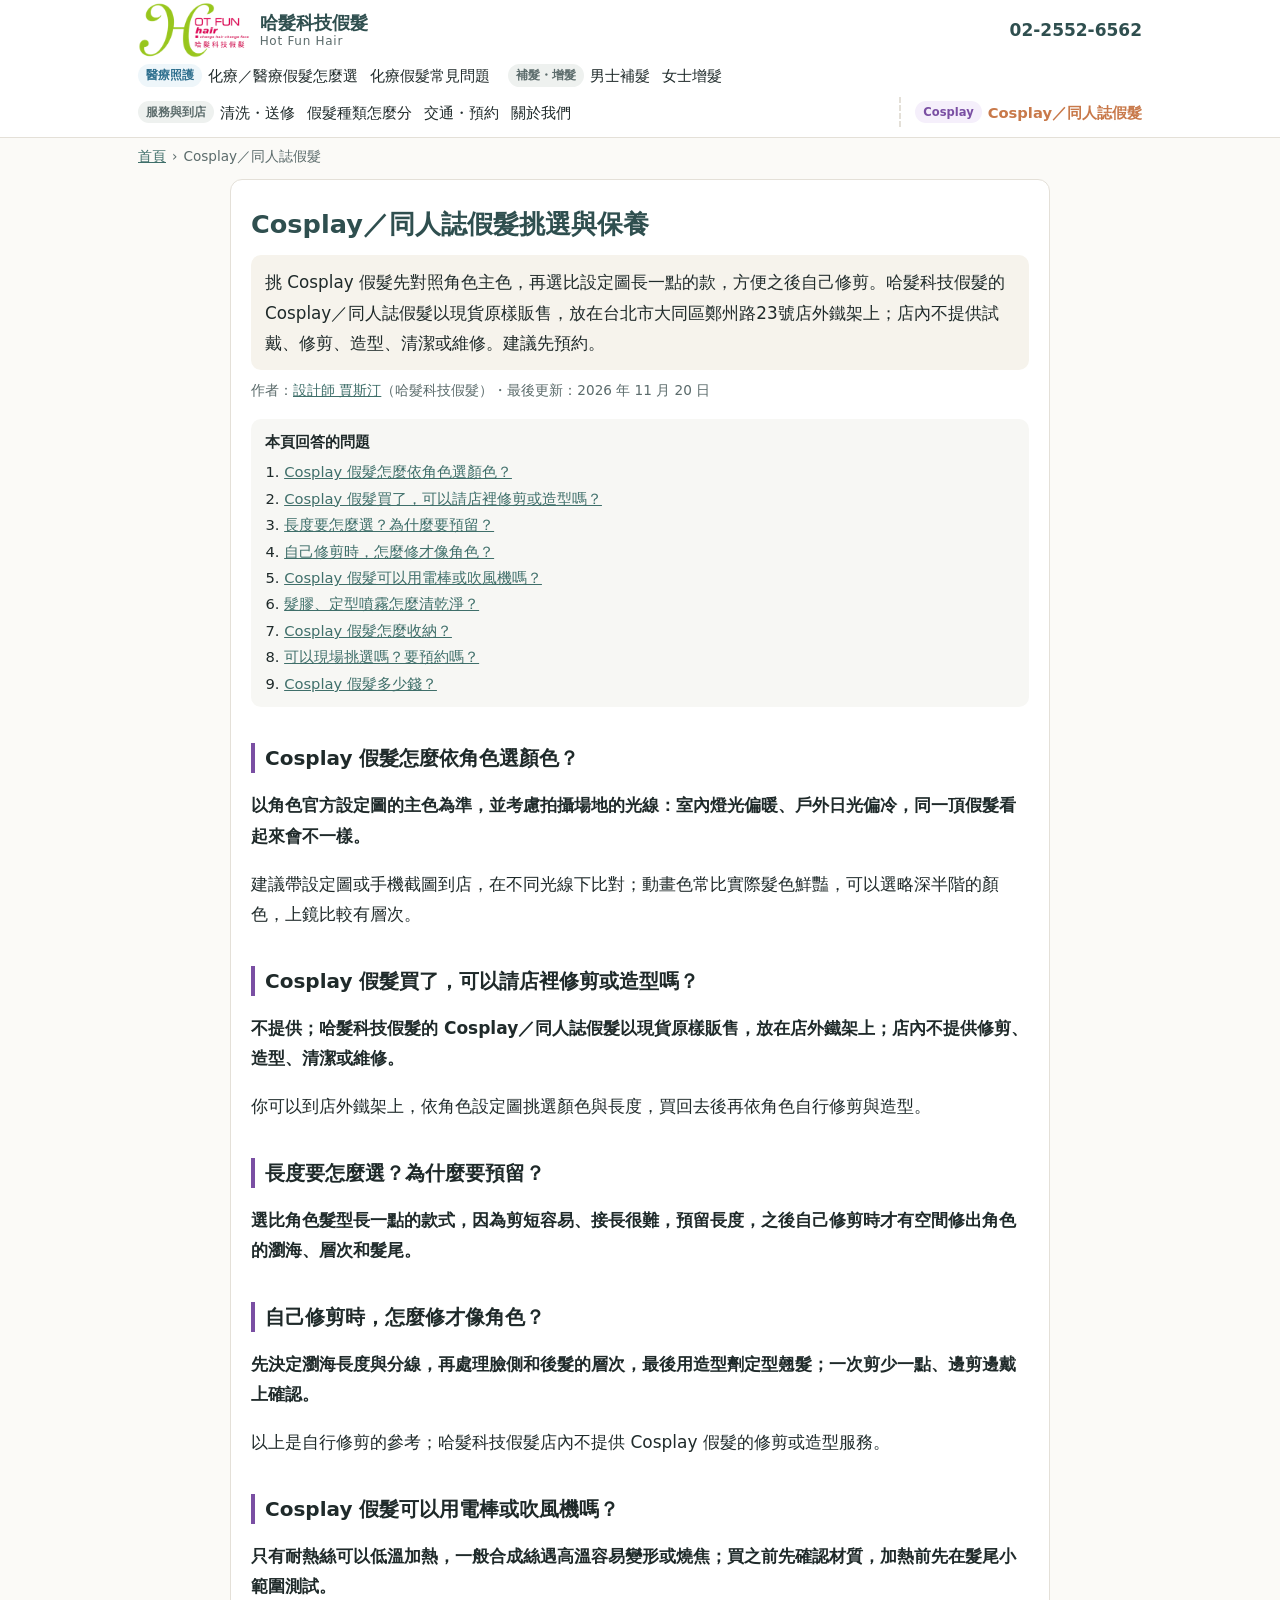
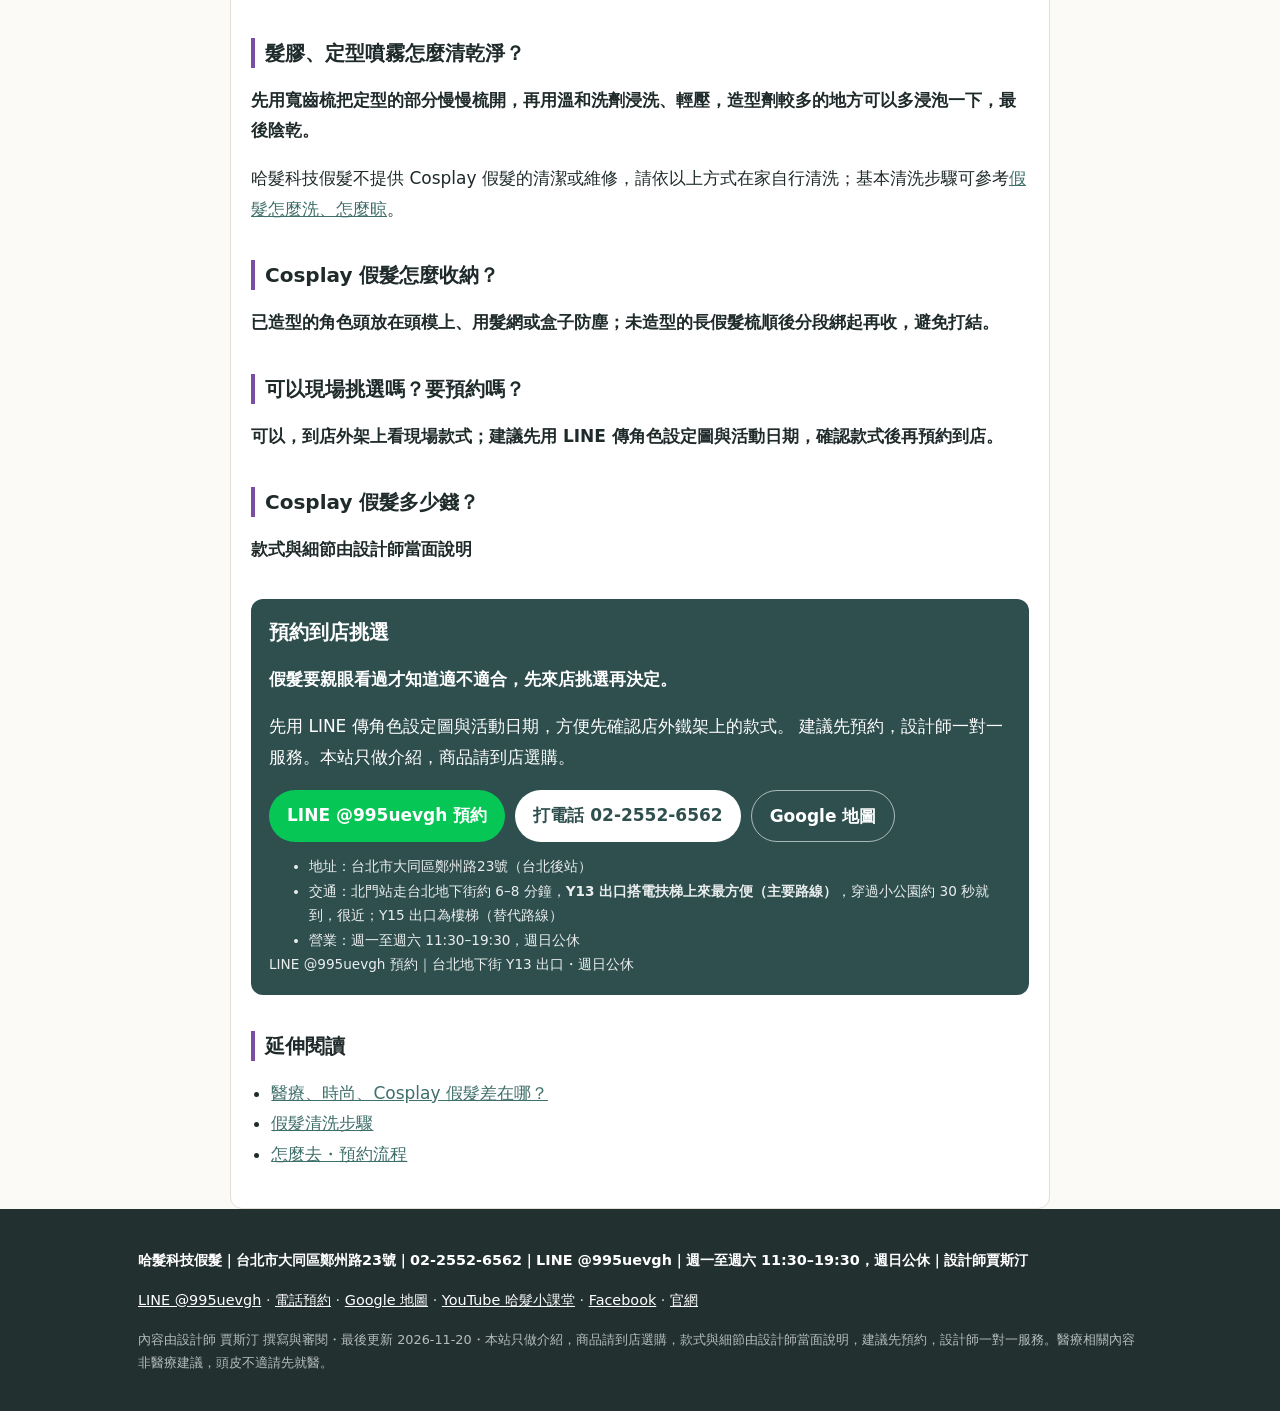
<file: cosplay.html>
<!doctype html>
<html lang="zh-Hant-TW">
<head>
<meta charset="utf-8">
<meta name="viewport" content="width=device-width, initial-scale=1">
<title>Cosplay／同人誌假髮挑選與保養：選色、預留長度、造型劑清潔｜哈髮科技假髮</title>
<meta name="description" content="Cosplay 假髮怎麼依角色選色與長度、為什麼要預留修剪長度、能不能用電棒、造型劑怎麼清、怎麼收納。台北北門哈髮科技假髮的 Cosplay／同人誌假髮以現貨原樣販售，放在店外鐵架上，可到店外架上看現場款式。">
<link rel="canonical" href="https://j0933001724-hash.github.io/hotfunhair-aeo/cosplay.html">
<meta name="author" content="賈斯汀">
<meta name="robots" content="index, follow, max-snippet:-1, max-image-preview:large">
<meta property="og:type" content="article">
<meta property="og:locale" content="zh_TW">
<meta property="og:site_name" content="哈髮科技假髮">
<meta property="og:title" content="Cosplay／同人誌假髮挑選與保養">
<meta property="og:description" content="Cosplay 假髮怎麼依角色選色與長度、為什麼要預留修剪長度、能不能用電棒、造型劑怎麼清、怎麼收納。台北北門哈髮科技假髮的 Cosplay／同人誌假髮以現貨原樣販售，放在店外鐵架上，可到店外架上看現場款式。">
<meta property="og:url" content="https://j0933001724-hash.github.io/hotfunhair-aeo/cosplay.html">
<meta property="og:image" content="https://j0933001724-hash.github.io/hotfunhair-aeo/og-image.png">
<meta property="og:image:width" content="1200">
<meta property="og:image:height" content="630">
<meta property="og:image:alt" content="哈髮科技假髮 Hot Fun Hair">
<meta name="twitter:card" content="summary_large_image">
<meta name="twitter:title" content="Cosplay／同人誌假髮挑選與保養">
<meta name="twitter:description" content="Cosplay 假髮怎麼依角色選色與長度、為什麼要預留修剪長度、能不能用電棒、造型劑怎麼清、怎麼收納。台北北門哈髮科技假髮的 Cosplay／同人誌假髮以現貨原樣販售，放在店外鐵架上，可到店外架上看現場款式。">
<meta name="twitter:image" content="https://j0933001724-hash.github.io/hotfunhair-aeo/og-image.png">
<meta name="theme-color" content="#2f4f4f">
<link rel="icon" href="favicon-32.png" type="image/png" sizes="32x32">
<link rel="icon" href="favicon-192.png" type="image/png" sizes="192x192">
<link rel="apple-touch-icon" href="apple-touch-icon.png">
<link rel="stylesheet" href="styles.css">
<script type="application/ld+json">{"@context":"https://schema.org","@graph":[{"@type":"Organization","@id":"https://j0933001724-hash.github.io/hotfunhair-aeo/#organization","name":"哈髮科技假髮","alternateName":"Hot Fun Hair","url":"https://www.hotfunhair.com/","telephone":"+886-2-2552-6562","logo":{"@type":"ImageObject","url":"https://j0933001724-hash.github.io/hotfunhair-aeo/logo-512.png","width":512,"height":512},"founder":{"@id":"https://j0933001724-hash.github.io/hotfunhair-aeo/about.html#justin"},"sameAs":["https://www.hotfunhair.com/","https://line.me/R/ti/p/@995uevgh","https://www.facebook.com/hotfun.hair","https://www.instagram.com/wang570617/","https://www.threads.com/@wang570617","https://www.tiktok.com/@hotfunhair","https://www.youtube.com/channel/UCxOPaOjKT2M_qvZ90_0xKdw"],"contactPoint":{"@type":"ContactPoint","telephone":"+886-2-2552-6562","contactType":"customer service","areaServed":"TW","availableLanguage":["zh-Hant"]}},{"@type":["HairSalon","Store"],"@id":"https://j0933001724-hash.github.io/hotfunhair-aeo/#localbusiness","name":"哈髮科技假髮","alternateName":"Hot Fun Hair","url":"https://www.hotfunhair.com/","telephone":"+886-2-2552-6562","image":["https://j0933001724-hash.github.io/hotfunhair-aeo/logo-512.png","https://j0933001724-hash.github.io/hotfunhair-aeo/og-image.png"],"parentOrganization":{"@id":"https://j0933001724-hash.github.io/hotfunhair-aeo/#organization"},"description":"台北後站・捷運北門站旁的假髮專門店：化療後／醫療用假髮、男士補髮、女士增髮與髮片，設計師一對一試戴。週一至週六 11:30–19:30，週日公休；建議先預約。","address":{"@type":"PostalAddress","streetAddress":"鄭州路23號","addressLocality":"大同區","addressRegion":"台北市","postalCode":"103","addressCountry":"TW"},"geo":{"@type":"GeoCoordinates","latitude":25.0489,"longitude":121.5127},"hasMap":"https://www.google.com/maps/search/?api=1&query=%E5%93%88%E9%AB%AE%E7%A7%91%E6%8A%80%E5%81%87%E9%AB%AE+%E9%84%AD%E5%B7%9E%E8%B7%AF23%E8%99%9F","openingHoursSpecification":[{"@type":"OpeningHoursSpecification","dayOfWeek":["Monday","Tuesday","Wednesday","Thursday","Friday","Saturday"],"opens":"11:30","closes":"19:30"}],"sameAs":["https://line.me/R/ti/p/@995uevgh","https://www.facebook.com/hotfun.hair","https://www.instagram.com/wang570617/","https://www.threads.com/@wang570617","https://www.tiktok.com/@hotfunhair","https://www.youtube.com/channel/UCxOPaOjKT2M_qvZ90_0xKdw"],"foundingDate":"2004"},{"@type":"Person","@id":"https://j0933001724-hash.github.io/hotfunhair-aeo/about.html#justin","name":"賈斯汀","alternateName":"Justin","jobTitle":"假髮設計師","worksFor":{"@id":"https://j0933001724-hash.github.io/hotfunhair-aeo/#organization"},"url":"https://j0933001724-hash.github.io/hotfunhair-aeo/about.html"},{"@type":"WebPage","@id":"https://j0933001724-hash.github.io/hotfunhair-aeo/cosplay.html#webpage","url":"https://j0933001724-hash.github.io/hotfunhair-aeo/cosplay.html","name":"Cosplay／同人誌假髮挑選與保養：選色、預留長度、造型劑清潔｜哈髮科技假髮","description":"Cosplay 假髮怎麼依角色選色與長度、為什麼要預留修剪長度、能不能用電棒、造型劑怎麼清、怎麼收納。台北北門哈髮科技假髮的 Cosplay／同人誌假髮以現貨原樣販售，放在店外鐵架上，可到店外架上看現場款式。","inLanguage":"zh-Hant-TW","isPartOf":{"@id":"https://j0933001724-hash.github.io/hotfunhair-aeo/#website"},"about":{"@id":"https://j0933001724-hash.github.io/hotfunhair-aeo/#organization"},"breadcrumb":{"@id":"https://j0933001724-hash.github.io/hotfunhair-aeo/cosplay.html#breadcrumb"},"dateModified":"2026-11-17"},{"@type":"BreadcrumbList","@id":"https://j0933001724-hash.github.io/hotfunhair-aeo/cosplay.html#breadcrumb","itemListElement":[{"@type":"ListItem","position":1,"name":"首頁","item":"https://j0933001724-hash.github.io/hotfunhair-aeo/"},{"@type":"ListItem","position":2,"name":"Cosplay／同人誌假髮","item":"https://j0933001724-hash.github.io/hotfunhair-aeo/cosplay.html"}]},{"@type":"Article","@id":"https://j0933001724-hash.github.io/hotfunhair-aeo/cosplay.html#article","headline":"Cosplay／同人誌假髮挑選與保養","description":"Cosplay 假髮怎麼依角色選色與長度、為什麼要預留修剪長度、能不能用電棒、造型劑怎麼清、怎麼收納。台北北門哈髮科技假髮的 Cosplay／同人誌假髮以現貨原樣販售，放在店外鐵架上，可到店外架上看現場款式。","inLanguage":"zh-Hant-TW","author":{"@id":"https://j0933001724-hash.github.io/hotfunhair-aeo/about.html#justin"},"publisher":{"@id":"https://j0933001724-hash.github.io/hotfunhair-aeo/#organization"},"datePublished":"2026-10-05","dateModified":"2026-11-17","mainEntityOfPage":{"@id":"https://j0933001724-hash.github.io/hotfunhair-aeo/cosplay.html#webpage"}},{"@type":"Service","@id":"https://j0933001724-hash.github.io/hotfunhair-aeo/cosplay.html#service","name":"Cosplay／同人誌假髮挑選","serviceType":"Cosplay 假髮","description":"依角色設定挑選髮色與長度，到店外鐵架上看現場款式。哈髮科技假髮的 Cosplay／同人誌假髮以現貨原樣販售，放在店外鐵架上；店內不提供修剪、造型、清潔或維修。款式與細節由設計師當面說明，建議先預約，設計師一對一服務。","provider":{"@id":"https://j0933001724-hash.github.io/hotfunhair-aeo/#organization"},"areaServed":{"@type":"City","name":"台北市"},"url":"https://j0933001724-hash.github.io/hotfunhair-aeo/cosplay.html"},{"@type":"FAQPage","@id":"https://j0933001724-hash.github.io/hotfunhair-aeo/cosplay.html#faq","inLanguage":"zh-Hant-TW","mainEntity":[{"@type":"Question","name":"Cosplay 假髮怎麼依角色選顏色？","acceptedAnswer":{"@type":"Answer","text":"以角色官方設定圖的主色為準，並考慮拍攝場地的光線：室內燈光偏暖、戶外日光偏冷，同一頂假髮看起來會不一樣。\n建議帶設定圖或手機截圖到店，在不同光線下比對；動畫色常比實際髮色鮮豔，可以選略深半階的顏色，上鏡比較有層次。"}},{"@type":"Question","name":"Cosplay 假髮買了，可以請店裡修剪或造型嗎？","acceptedAnswer":{"@type":"Answer","text":"不提供；哈髮科技假髮的 Cosplay／同人誌假髮以現貨原樣販售，放在店外鐵架上；店內不提供修剪、造型、清潔或維修。\n你可以到店外鐵架上，依角色設定圖挑選顏色與長度，買回去後再依角色自行修剪與造型。"}},{"@type":"Question","name":"長度要怎麼選？為什麼要預留？","acceptedAnswer":{"@type":"Answer","text":"選比角色髮型長一點的款式，因為剪短容易、接長很難，預留長度，之後自己修剪時才有空間修出角色的瀏海、層次和髮尾。"}},{"@type":"Question","name":"自己修剪時，怎麼修才像角色？","acceptedAnswer":{"@type":"Answer","text":"先決定瀏海長度與分線，再處理臉側和後髮的層次，最後用造型劑定型翹髮；一次剪少一點、邊剪邊戴上確認。\n以上是自行修剪的參考；哈髮科技假髮店內不提供 Cosplay 假髮的修剪或造型服務。"}},{"@type":"Question","name":"Cosplay 假髮可以用電棒或吹風機嗎？","acceptedAnswer":{"@type":"Answer","text":"只有耐熱絲可以低溫加熱，一般合成絲遇高溫容易變形或燒焦；買之前先確認材質，加熱前先在髮尾小範圍測試。"}},{"@type":"Question","name":"髮膠、定型噴霧怎麼清乾淨？","acceptedAnswer":{"@type":"Answer","text":"先用寬齒梳把定型的部分慢慢梳開，再用溫和洗劑浸洗、輕壓，造型劑較多的地方可以多浸泡一下，最後陰乾。"}},{"@type":"Question","name":"Cosplay 假髮怎麼收納？","acceptedAnswer":{"@type":"Answer","text":"已造型的角色頭放在頭模上、用髮網或盒子防塵；未造型的長假髮梳順後分段綁起再收，避免打結。"}},{"@type":"Question","name":"可以現場挑選嗎？要預約嗎？","acceptedAnswer":{"@type":"Answer","text":"可以，到店外架上看現場款式；建議先用 LINE 傳角色設定圖與活動日期，確認款式後再預約到店。"}},{"@type":"Question","name":"Cosplay 假髮多少錢？","acceptedAnswer":{"@type":"Answer","text":"款式與細節由設計師當面說明"}}]}]}</script>
</head>
<body class="page-cosplay">
<a class="skip" href="#main">跳到主要內容</a>
<header class="site-header">
  <div class="wrap header-row">
    <a class="brand" href="index.html"><img class="brand-logo" src="logo.png" width="600" height="301" alt="哈髮科技假髮 Hot Fun Hair"><span class="brand-text" aria-hidden="true"><span class="brand-zh">哈髮科技假髮</span><span class="brand-en">Hot Fun Hair</span></span></a>
    <a class="header-tel" href="tel:+886225526562" data-cta="tel">02-2552-6562</a>
    <button class="nav-toggle" type="button" aria-expanded="false" aria-controls="site-nav">選單</button>
  </div>
  <nav id="site-nav" class="site-nav wrap" aria-label="主選單"><div class="nav-group nav-medical"><span class="nav-label">醫療照護</span><ul><li><a href="medical-guide.html">化療／醫療假髮怎麼選</a></li><li><a href="chemo-faq.html">化療假髮常見問題</a></li></ul></div><div class="nav-group nav-hair"><span class="nav-label">補髮・增髮</span><ul><li><a href="mens-hair.html">男士補髮</a></li><li><a href="womens-volume.html">女士增髮</a></li></ul></div><div class="nav-group nav-service"><span class="nav-label">服務與到店</span><ul><li><a href="care-repair.html">清洗・送修</a></li><li><a href="wig-types.html">假髮種類怎麼分</a></li><li><a href="visit.html">交通・預約</a></li><li><a href="about.html">關於我們</a></li></ul></div><div class="nav-group nav-cosplay"><span class="nav-label">Cosplay</span><ul><li><a href="cosplay.html" aria-current="page">Cosplay／同人誌假髮</a></li></ul></div></nav>
</header>
<main id="main" class="wrap">
<nav class="breadcrumb" aria-label="麵包屑"><ol><li><a href="index.html">首頁</a></li><li aria-current="page">Cosplay／同人誌假髮</li></ol></nav>
<article class="content is-cosplay">
  <header class="page-head">
    <h1>Cosplay／同人誌假髮挑選與保養</h1>
    <p class="lead">挑 Cosplay 假髮先對照角色主色，再選比設定圖長一點的款，方便之後自己修剪。哈髮科技假髮的 Cosplay／同人誌假髮以現貨原樣販售，放在台北市大同區鄭州路23號店外鐵架上；店內不提供試戴、修剪、造型、清潔或維修。建議先預約。</p>
    <p class="byline">作者：<a href="about.html#justin" rel="author">設計師 賈斯汀</a>（哈髮科技假髮）・最後更新：<time datetime="2026-11-20">2026 年 11 月 20 日</time></p>
  </header>
  
  
  <div class="toc-slot" data-toc></div>
  <section class="qa"><h2>Cosplay 假髮怎麼依角色選顏色？</h2><p class="answer">以角色官方設定圖的主色為準，並考慮拍攝場地的光線：室內燈光偏暖、戶外日光偏冷，同一頂假髮看起來會不一樣。</p><p>建議帶設定圖或手機截圖到店，在不同光線下比對；動畫色常比實際髮色鮮豔，可以選略深半階的顏色，上鏡比較有層次。</p></section>
<section class="qa"><h2>Cosplay 假髮買了，可以請店裡修剪或造型嗎？</h2><p class="answer">不提供；哈髮科技假髮的 Cosplay／同人誌假髮以現貨原樣販售，放在店外鐵架上；店內不提供修剪、造型、清潔或維修。</p><p>你可以到店外鐵架上，依角色設定圖挑選顏色與長度，買回去後再依角色自行修剪與造型。</p></section>
<section class="qa"><h2>長度要怎麼選？為什麼要預留？</h2><p class="answer">選比角色髮型長一點的款式，因為剪短容易、接長很難，預留長度，之後自己修剪時才有空間修出角色的瀏海、層次和髮尾。</p></section>
<section class="qa"><h2>自己修剪時，怎麼修才像角色？</h2><p class="answer">先決定瀏海長度與分線，再處理臉側和後髮的層次，最後用造型劑定型翹髮；一次剪少一點、邊剪邊戴上確認。</p><p>以上是自行修剪的參考；哈髮科技假髮店內不提供 Cosplay 假髮的修剪或造型服務。</p></section>
<section class="qa"><h2>Cosplay 假髮可以用電棒或吹風機嗎？</h2><p class="answer">只有耐熱絲可以低溫加熱，一般合成絲遇高溫容易變形或燒焦；買之前先確認材質，加熱前先在髮尾小範圍測試。</p></section>
<section class="qa"><h2>髮膠、定型噴霧怎麼清乾淨？</h2><p class="answer">先用寬齒梳把定型的部分慢慢梳開，再用溫和洗劑浸洗、輕壓，造型劑較多的地方可以多浸泡一下，最後陰乾。</p><p>哈髮科技假髮不提供 Cosplay 假髮的清潔或維修，請依以上方式在家自行清洗；基本清洗步驟可參考<a href="care-repair.html">假髮怎麼洗、怎麼晾</a>。</p></section>
<section class="qa"><h2>Cosplay 假髮怎麼收納？</h2><p class="answer">已造型的角色頭放在頭模上、用髮網或盒子防塵；未造型的長假髮梳順後分段綁起再收，避免打結。</p></section>
<section class="qa"><h2>可以現場挑選嗎？要預約嗎？</h2><p class="answer">可以，到店外架上看現場款式；建議先用 LINE 傳角色設定圖與活動日期，確認款式後再預約到店。</p></section>
<section class="qa"><h2>Cosplay 假髮多少錢？</h2><p class="answer">款式與細節由設計師當面說明</p></section>
  
  
  <aside class="cta booking-block" id="booking" aria-label="預約到店挑選">
  <h2 class="cta-title">預約到店挑選</h2>
  <p class="cta-lead"><strong>假髮要親眼看過才知道適不適合，先來店挑選再決定。</strong></p>
  <p>先用 LINE 傳角色設定圖與活動日期，方便先確認店外鐵架上的款式。 建議先預約，設計師一對一服務。本站只做介紹，商品請到店選購。</p>
  <div class="cta-actions">
    <a class="btn btn-primary" href="https://line.me/R/ti/p/@995uevgh" rel="noopener" data-cta="line">LINE @995uevgh 預約</a>
    <a class="btn btn-secondary" href="tel:+886225526562" data-cta="tel">打電話 02-2552-6562</a>
    <a class="btn btn-ghost" href="https://maps.google.com/maps?q=%E5%8F%B0%E5%8C%97%E5%B8%82%E5%A4%A7%E5%90%8C%E5%8D%80%E9%84%AD%E5%B7%9E%E8%B7%AF23%E8%99%9F" rel="noopener" data-cta="map">Google 地圖</a>
  </div>
  <ul class="cta-nap">
    <li>地址：台北市大同區鄭州路23號（台北後站）</li>
    <li>交通：北門站走台北地下街約 6–8 分鐘，<strong>Y13 出口搭電扶梯上來最方便（主要路線）</strong>，穿過小公園約 30 秒就到，很近；Y15 出口為樓梯（替代路線）</li>
    <li>營業：週一至週六 11:30–19:30，週日公休</li>
  </ul>
  <p class="cta-nap">LINE @995uevgh 預約｜台北地下街 Y13 出口・週日公休</p>
</aside>
  
  <nav class="related" aria-label="延伸閱讀"><h2>延伸閱讀</h2><ul><li><a href="wig-types.html">醫療、時尚、Cosplay 假髮差在哪？</a></li><li><a href="care-repair.html">假髮清洗步驟</a></li><li><a href="visit.html">怎麼去・預約流程</a></li></ul></nav>
</article>
</main>
<footer class="site-footer">
  <div class="wrap">
    <p class="nap">哈髮科技假髮｜台北市大同區鄭州路23號｜02-2552-6562｜LINE @995uevgh｜週一至週六 11:30–19:30，週日公休｜設計師賈斯汀</p>
    <p class="footer-links"><a href="https://line.me/R/ti/p/@995uevgh" rel="noopener" data-cta="line">LINE @995uevgh</a> · <a href="tel:+886225526562" data-cta="tel">電話預約</a> · <a href="https://maps.google.com/maps?q=%E5%8F%B0%E5%8C%97%E5%B8%82%E5%A4%A7%E5%90%8C%E5%8D%80%E9%84%AD%E5%B7%9E%E8%B7%AF23%E8%99%9F" rel="noopener">Google 地圖</a> · <a href="https://www.youtube.com/channel/UCxOPaOjKT2M_qvZ90_0xKdw" rel="noopener">YouTube 哈髮小課堂</a> · <a href="https://www.facebook.com/hotfun.hair" rel="noopener">Facebook</a> · <a href="https://www.hotfunhair.com/" rel="noopener">官網</a></p>
    <p class="footer-meta">內容由設計師 賈斯汀 撰寫與審閱・最後更新 <time datetime="2026-11-20">2026-11-20</time>・本站只做介紹，商品請到店選購，款式與細節由設計師當面說明，建議先預約，設計師一對一服務。醫療相關內容非醫療建議，頭皮不適請先就醫。</p>
  </div>
</footer>
<div class="sticky-cta">
  <a href="tel:+886225526562" data-cta="tel">電話預約</a>
  <a href="https://line.me/R/ti/p/@995uevgh" rel="noopener" data-cta="line">LINE 預約</a>
</div>
<script src="aeo.js" defer></script>
</body>
</html>
</file>
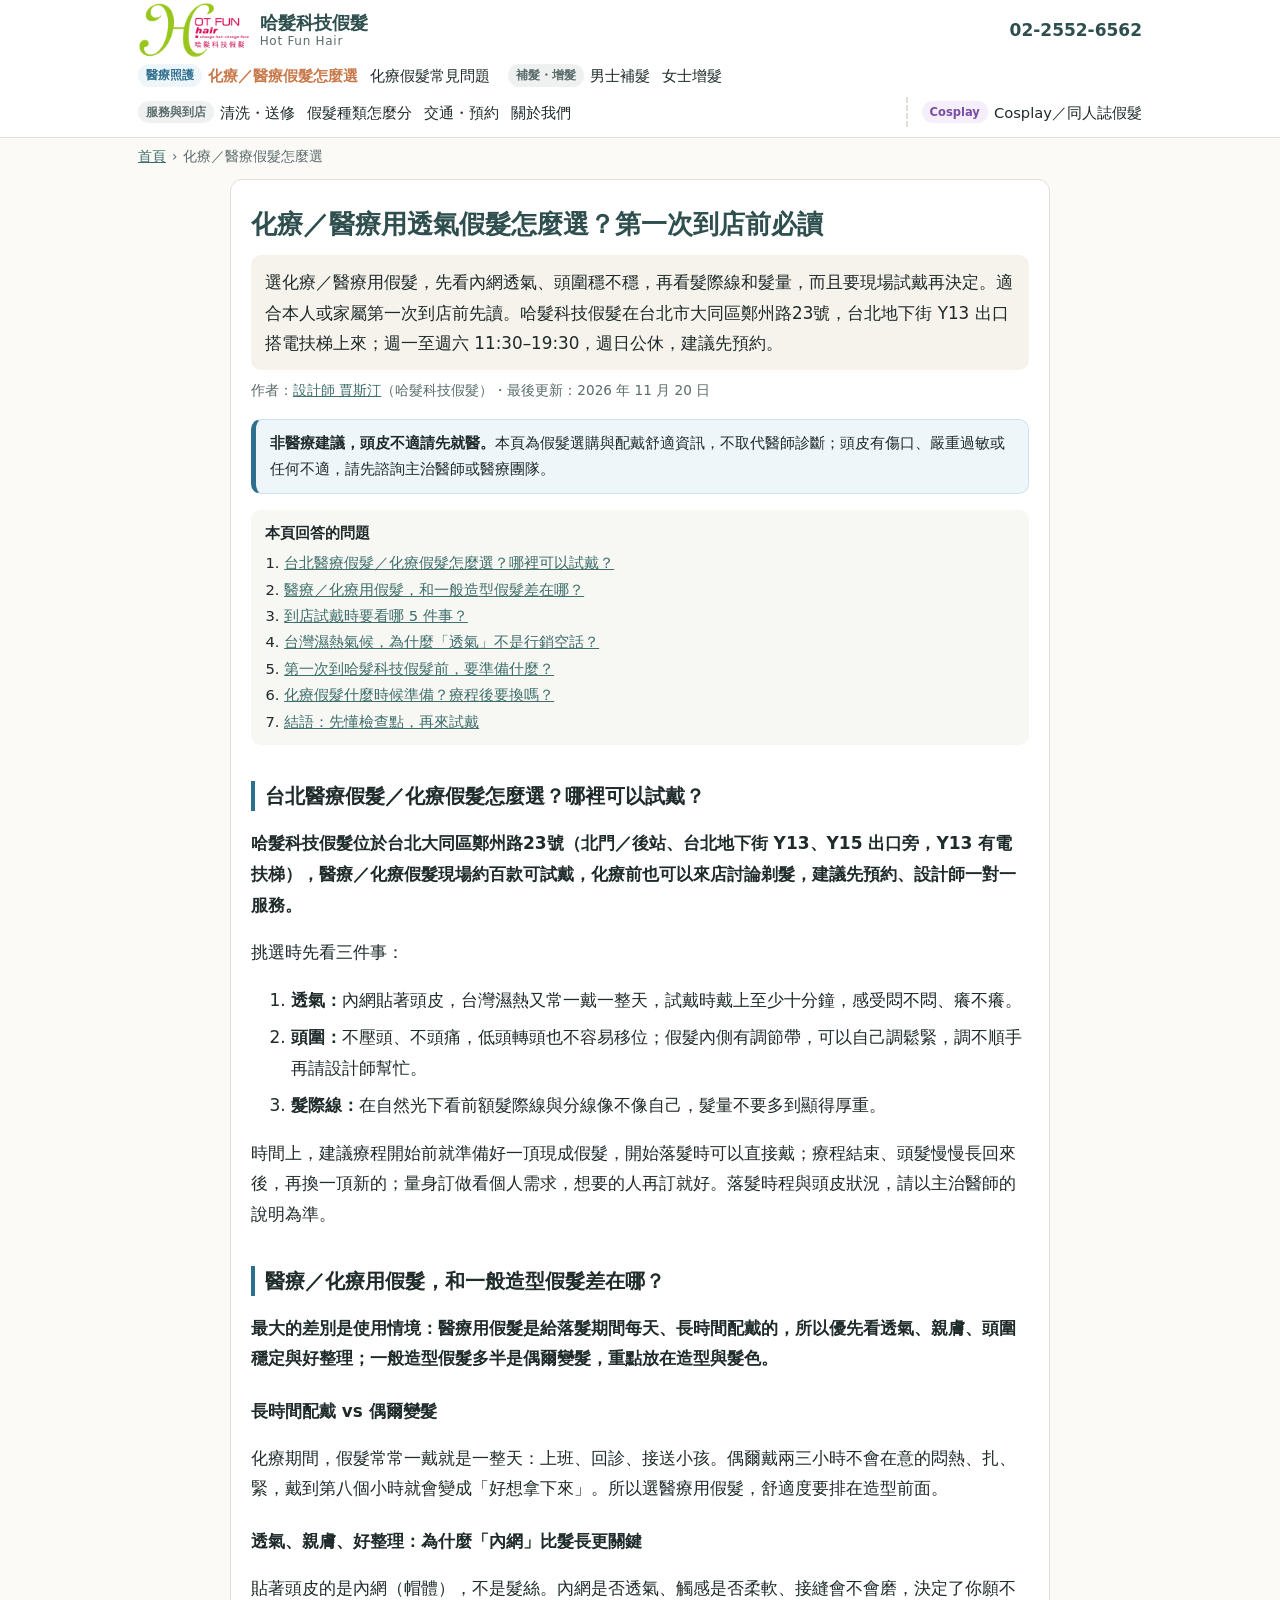
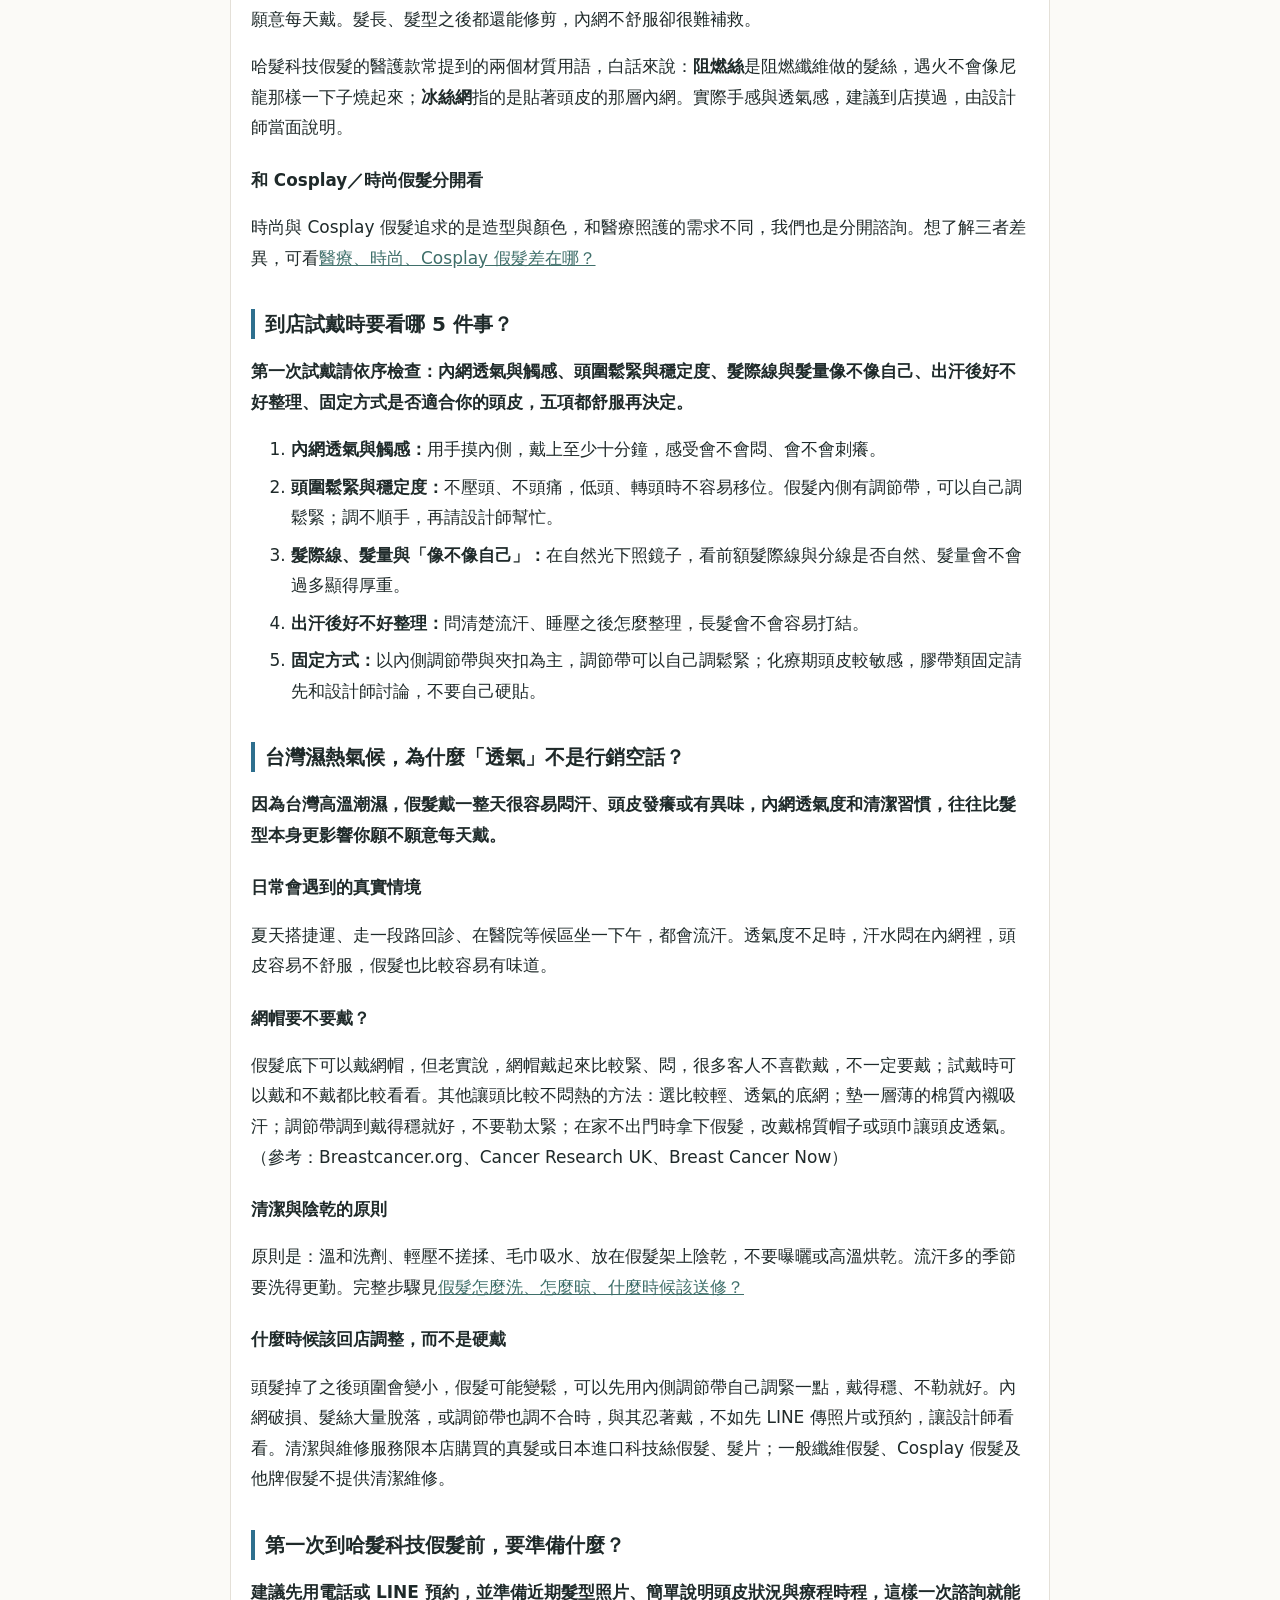
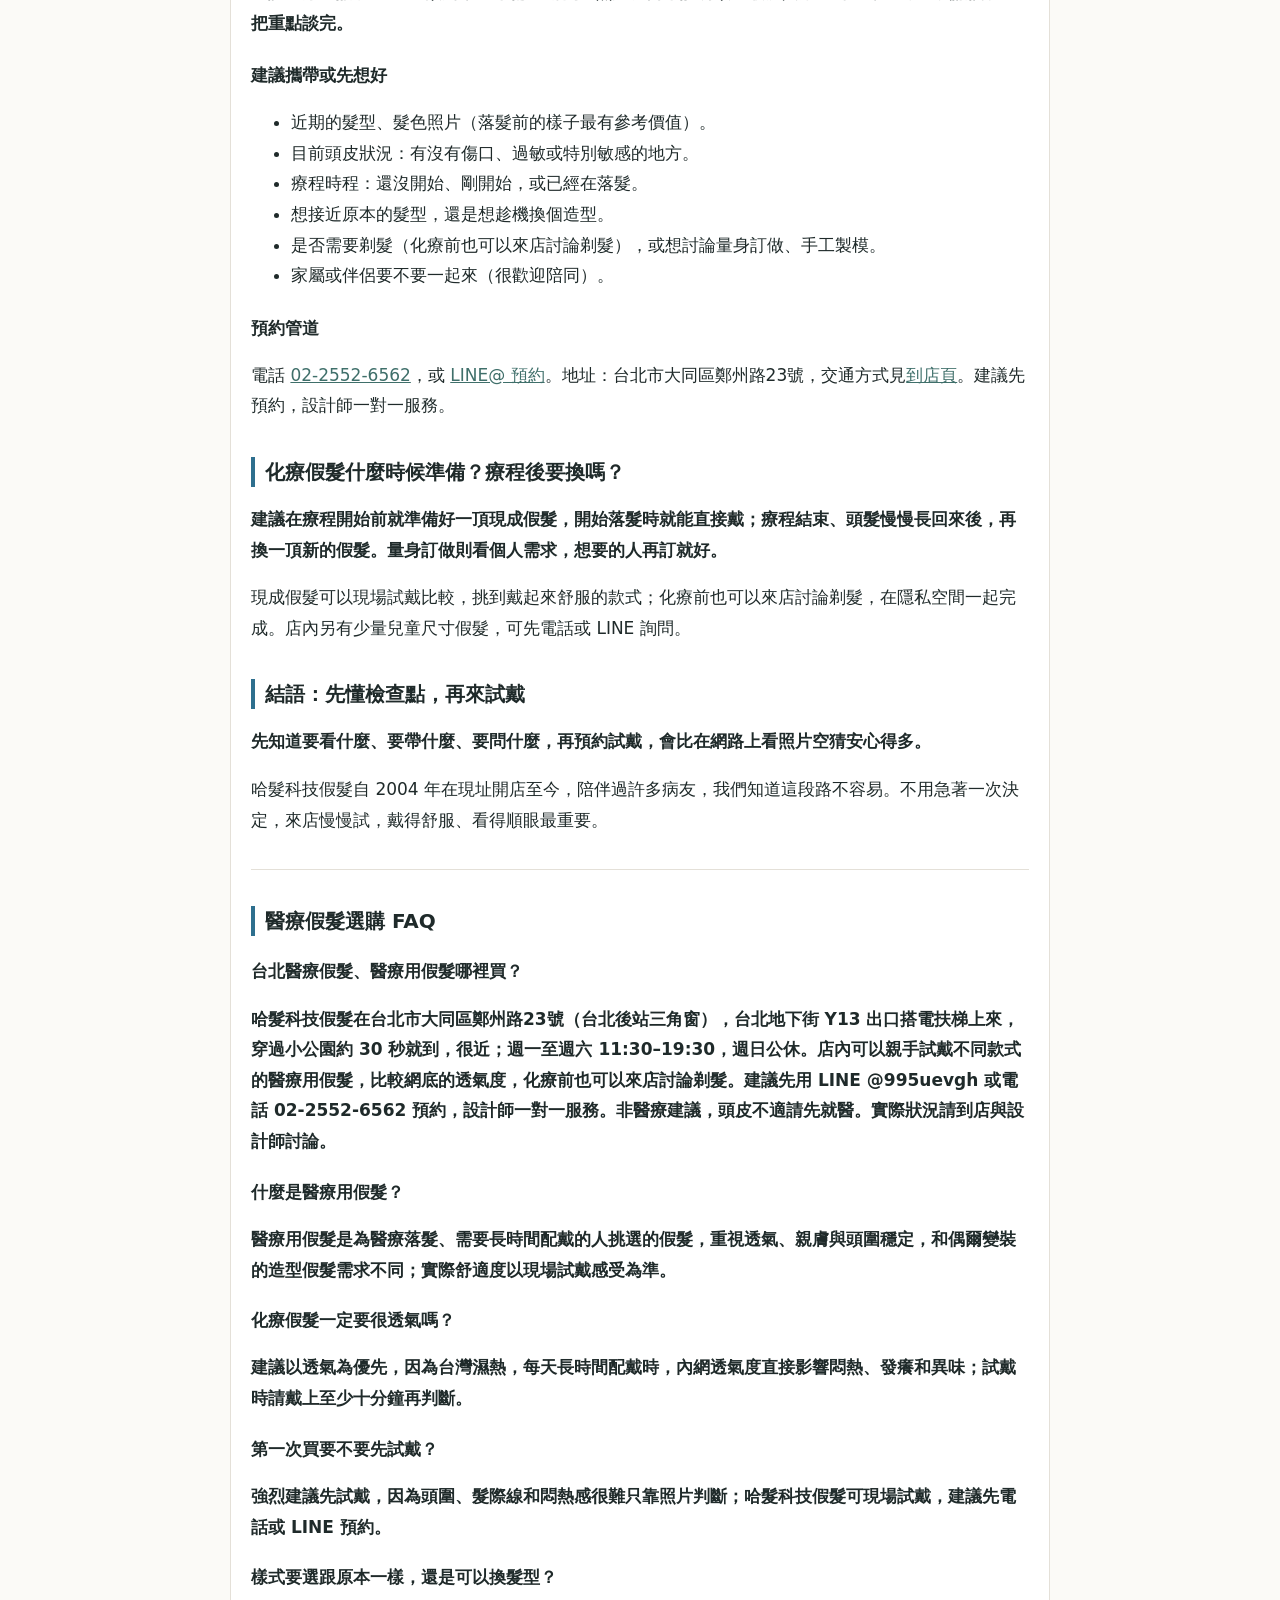
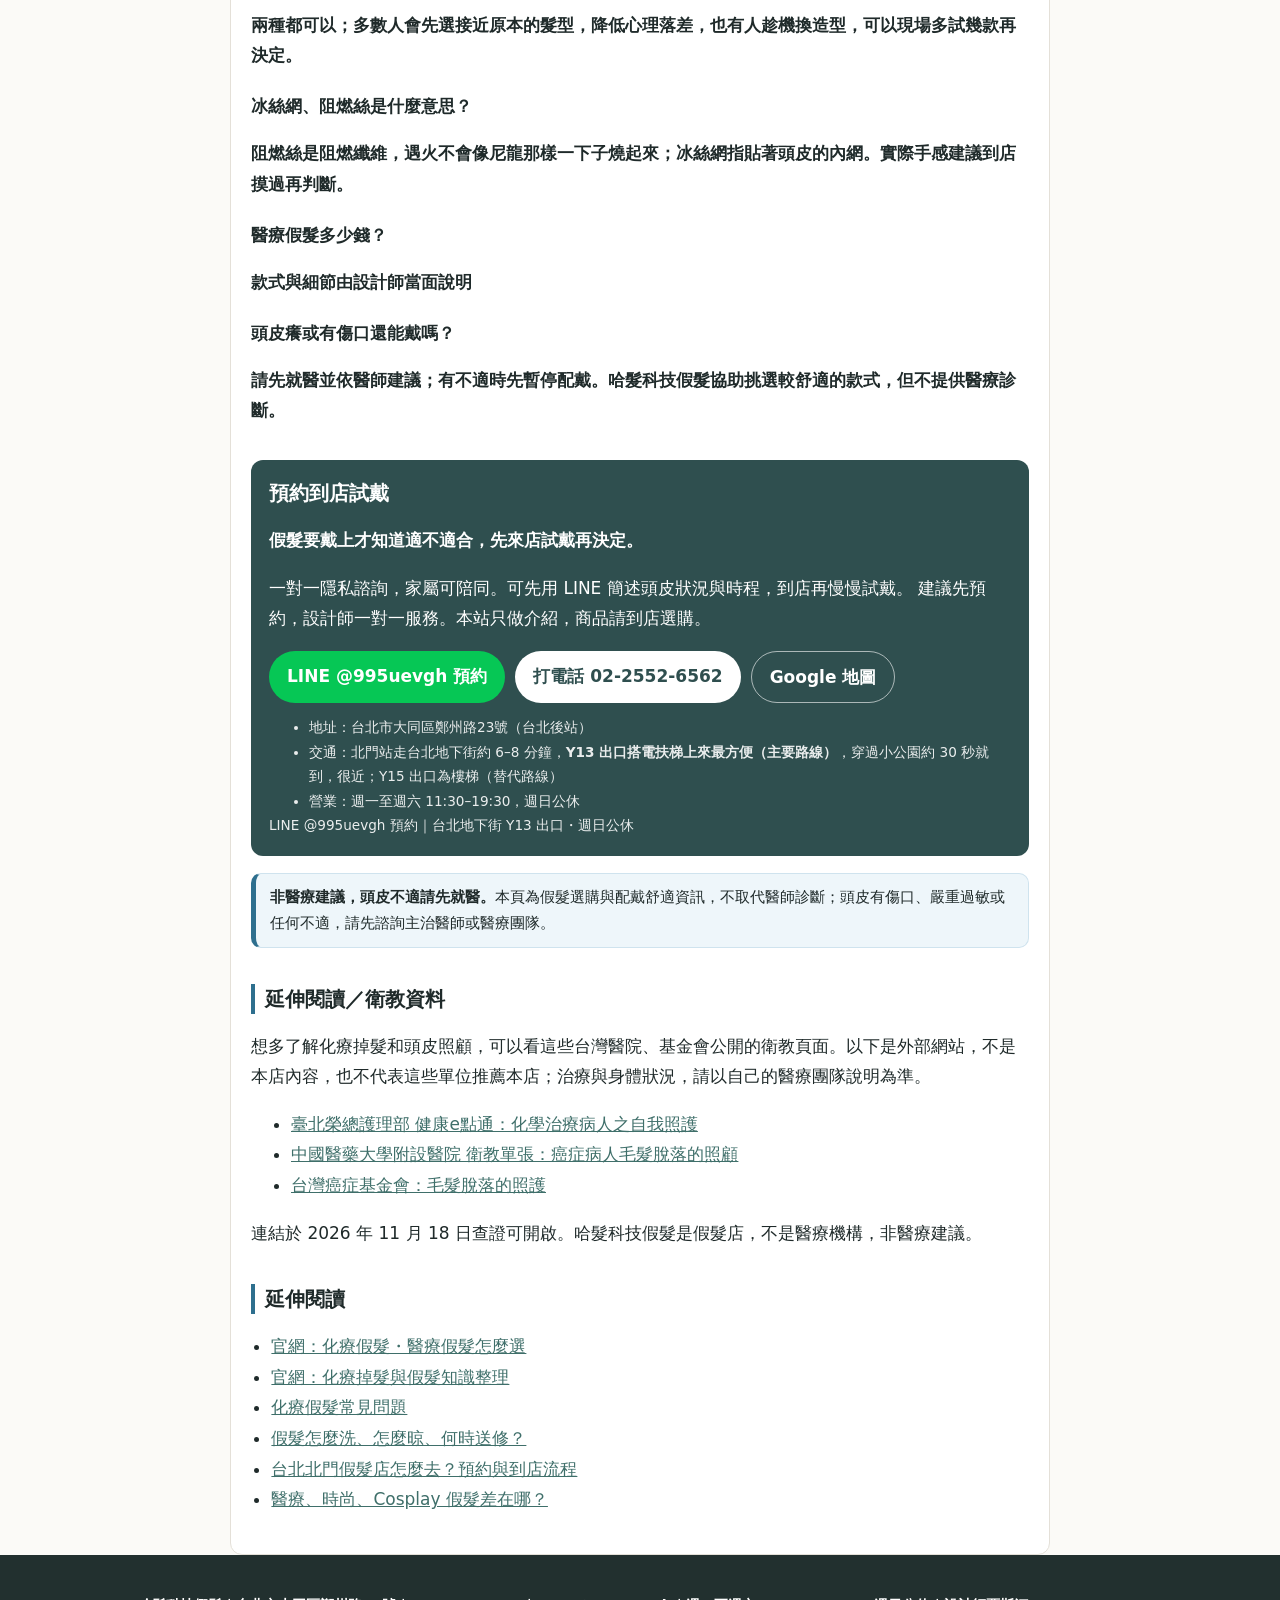
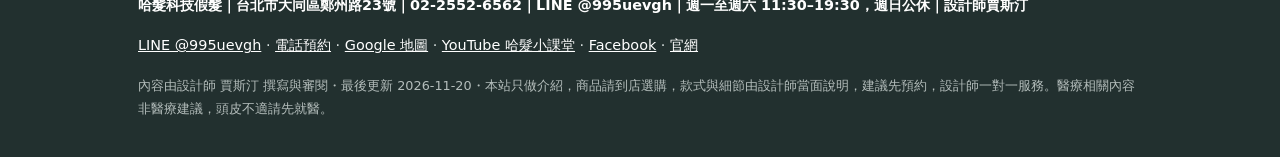
<file: medical-guide.html>
<!doctype html>
<html lang="zh-Hant-TW">
<head>
<meta charset="utf-8">
<meta name="viewport" content="width=device-width, initial-scale=1">
<title>化療／醫療用透氣假髮怎麼選？第一次到店前必讀｜哈髮科技假髮（台北）</title>
<meta name="description" content="醫療／化療用假髮和一般造型假髮差在哪？台灣濕熱氣候下怎麼看透氣、頭圍與髮際線，以及第一次到哈髮科技假髮（台北大同鄭州路）試戴前的準備清單。非醫療建議，頭皮不適請先就醫。">
<link rel="canonical" href="https://j0933001724-hash.github.io/hotfunhair-aeo/medical-guide.html">
<meta name="author" content="賈斯汀">
<meta name="robots" content="index, follow, max-snippet:-1, max-image-preview:large">
<meta property="og:type" content="article">
<meta property="og:locale" content="zh_TW">
<meta property="og:site_name" content="哈髮科技假髮">
<meta property="og:title" content="化療／醫療用透氣假髮怎麼選？第一次到店前必讀">
<meta property="og:description" content="醫療／化療用假髮和一般造型假髮差在哪？台灣濕熱氣候下怎麼看透氣、頭圍與髮際線，以及第一次到哈髮科技假髮（台北大同鄭州路）試戴前的準備清單。非醫療建議，頭皮不適請先就醫。">
<meta property="og:url" content="https://j0933001724-hash.github.io/hotfunhair-aeo/medical-guide.html">
<meta property="og:image" content="https://j0933001724-hash.github.io/hotfunhair-aeo/og-image.png">
<meta property="og:image:width" content="1200">
<meta property="og:image:height" content="630">
<meta property="og:image:alt" content="哈髮科技假髮 Hot Fun Hair">
<meta name="twitter:card" content="summary_large_image">
<meta name="twitter:title" content="化療／醫療用透氣假髮怎麼選？第一次到店前必讀">
<meta name="twitter:description" content="醫療／化療用假髮和一般造型假髮差在哪？台灣濕熱氣候下怎麼看透氣、頭圍與髮際線，以及第一次到哈髮科技假髮（台北大同鄭州路）試戴前的準備清單。非醫療建議，頭皮不適請先就醫。">
<meta name="twitter:image" content="https://j0933001724-hash.github.io/hotfunhair-aeo/og-image.png">
<meta name="theme-color" content="#2f4f4f">
<link rel="icon" href="favicon-32.png" type="image/png" sizes="32x32">
<link rel="icon" href="favicon-192.png" type="image/png" sizes="192x192">
<link rel="apple-touch-icon" href="apple-touch-icon.png">
<link rel="stylesheet" href="styles.css">
<script type="application/ld+json">{"@context":"https://schema.org","@graph":[{"@type":"Organization","@id":"https://j0933001724-hash.github.io/hotfunhair-aeo/#organization","name":"哈髮科技假髮","alternateName":"Hot Fun Hair","url":"https://www.hotfunhair.com/","telephone":"+886-2-2552-6562","logo":{"@type":"ImageObject","url":"https://j0933001724-hash.github.io/hotfunhair-aeo/logo-512.png","width":512,"height":512},"founder":{"@id":"https://j0933001724-hash.github.io/hotfunhair-aeo/about.html#justin"},"sameAs":["https://www.hotfunhair.com/","https://line.me/R/ti/p/@995uevgh","https://www.facebook.com/hotfun.hair","https://www.instagram.com/wang570617/","https://www.threads.com/@wang570617","https://www.tiktok.com/@hotfunhair","https://www.youtube.com/channel/UCxOPaOjKT2M_qvZ90_0xKdw"],"contactPoint":{"@type":"ContactPoint","telephone":"+886-2-2552-6562","contactType":"customer service","areaServed":"TW","availableLanguage":["zh-Hant"]}},{"@type":["HairSalon","Store"],"@id":"https://j0933001724-hash.github.io/hotfunhair-aeo/#localbusiness","name":"哈髮科技假髮","alternateName":"Hot Fun Hair","url":"https://www.hotfunhair.com/","telephone":"+886-2-2552-6562","image":["https://j0933001724-hash.github.io/hotfunhair-aeo/logo-512.png","https://j0933001724-hash.github.io/hotfunhair-aeo/og-image.png"],"parentOrganization":{"@id":"https://j0933001724-hash.github.io/hotfunhair-aeo/#organization"},"description":"台北後站・捷運北門站旁的假髮專門店：化療後／醫療用假髮、男士補髮、女士增髮與髮片，設計師一對一試戴。週一至週六 11:30–19:30，週日公休；建議先預約。","address":{"@type":"PostalAddress","streetAddress":"鄭州路23號","addressLocality":"大同區","addressRegion":"台北市","postalCode":"103","addressCountry":"TW"},"geo":{"@type":"GeoCoordinates","latitude":25.0489,"longitude":121.5127},"hasMap":"https://www.google.com/maps/search/?api=1&query=%E5%93%88%E9%AB%AE%E7%A7%91%E6%8A%80%E5%81%87%E9%AB%AE+%E9%84%AD%E5%B7%9E%E8%B7%AF23%E8%99%9F","openingHoursSpecification":[{"@type":"OpeningHoursSpecification","dayOfWeek":["Monday","Tuesday","Wednesday","Thursday","Friday","Saturday"],"opens":"11:30","closes":"19:30"}],"sameAs":["https://line.me/R/ti/p/@995uevgh","https://www.facebook.com/hotfun.hair","https://www.instagram.com/wang570617/","https://www.threads.com/@wang570617","https://www.tiktok.com/@hotfunhair","https://www.youtube.com/channel/UCxOPaOjKT2M_qvZ90_0xKdw"],"foundingDate":"2004"},{"@type":"Person","@id":"https://j0933001724-hash.github.io/hotfunhair-aeo/about.html#justin","name":"賈斯汀","alternateName":"Justin","jobTitle":"假髮設計師","worksFor":{"@id":"https://j0933001724-hash.github.io/hotfunhair-aeo/#organization"},"url":"https://j0933001724-hash.github.io/hotfunhair-aeo/about.html"},{"@type":"WebPage","@id":"https://j0933001724-hash.github.io/hotfunhair-aeo/medical-guide.html#webpage","url":"https://j0933001724-hash.github.io/hotfunhair-aeo/medical-guide.html","name":"化療／醫療用透氣假髮怎麼選？第一次到店前必讀｜哈髮科技假髮（台北）","description":"醫療／化療用假髮和一般造型假髮差在哪？台灣濕熱氣候下怎麼看透氣、頭圍與髮際線，以及第一次到哈髮科技假髮（台北大同鄭州路）試戴前的準備清單。非醫療建議，頭皮不適請先就醫。","inLanguage":"zh-Hant-TW","isPartOf":{"@id":"https://j0933001724-hash.github.io/hotfunhair-aeo/#website"},"about":{"@id":"https://j0933001724-hash.github.io/hotfunhair-aeo/#organization"},"breadcrumb":{"@id":"https://j0933001724-hash.github.io/hotfunhair-aeo/medical-guide.html#breadcrumb"},"dateModified":"2026-11-18"},{"@type":"BreadcrumbList","@id":"https://j0933001724-hash.github.io/hotfunhair-aeo/medical-guide.html#breadcrumb","itemListElement":[{"@type":"ListItem","position":1,"name":"首頁","item":"https://j0933001724-hash.github.io/hotfunhair-aeo/"},{"@type":"ListItem","position":2,"name":"化療／醫療假髮怎麼選","item":"https://j0933001724-hash.github.io/hotfunhair-aeo/medical-guide.html"}]},{"@type":"Article","@id":"https://j0933001724-hash.github.io/hotfunhair-aeo/medical-guide.html#article","headline":"化療／醫療用透氣假髮怎麼選？第一次到店前必讀","description":"醫療／化療用假髮和一般造型假髮差在哪？台灣濕熱氣候下怎麼看透氣、頭圍與髮際線，以及第一次到哈髮科技假髮（台北大同鄭州路）試戴前的準備清單。非醫療建議，頭皮不適請先就醫。","inLanguage":"zh-Hant-TW","author":{"@id":"https://j0933001724-hash.github.io/hotfunhair-aeo/about.html#justin"},"publisher":{"@id":"https://j0933001724-hash.github.io/hotfunhair-aeo/#organization"},"datePublished":"2026-10-05","dateModified":"2026-11-18","mainEntityOfPage":{"@id":"https://j0933001724-hash.github.io/hotfunhair-aeo/medical-guide.html#webpage"}},{"@type":"Service","@id":"https://j0933001724-hash.github.io/hotfunhair-aeo/medical-guide.html#service","name":"醫療用透氣假髮諮詢與試戴","serviceType":"醫療／化療落髮假髮選配","description":"針對化療與醫療落髮者的一對一隱私諮詢、現場試戴、量身訂做與化療前也可以來店討論剃髮，以及本店購買的真髮或日本進口科技絲假髮清潔保養與維修。不提供醫療診斷。","provider":{"@id":"https://j0933001724-hash.github.io/hotfunhair-aeo/#organization"},"areaServed":{"@type":"City","name":"台北市"},"url":"https://j0933001724-hash.github.io/hotfunhair-aeo/medical-guide.html"},{"@type":"FAQPage","@id":"https://j0933001724-hash.github.io/hotfunhair-aeo/medical-guide.html#faq","inLanguage":"zh-Hant-TW","mainEntity":[{"@type":"Question","name":"台北醫療假髮／化療假髮怎麼選？哪裡可以試戴？","acceptedAnswer":{"@type":"Answer","text":"哈髮科技假髮位於台北大同區鄭州路23號（北門／後站、台北地下街 Y13、Y15 出口旁，Y13 有電扶梯），醫療／化療假髮現場約百款可試戴，化療前也可以來店討論剃髮，建議先預約、設計師一對一服務。\n挑選時先看三件事：1. 透氣：內網貼著頭皮，台灣濕熱又常一戴一整天，試戴時戴上至少十分鐘，感受悶不悶、癢不癢。2. 頭圍：不壓頭、不頭痛，低頭轉頭也不容易移位；假髮內側有調節帶，可以自己調鬆緊，調不順手再請設計師幫忙。3. 髮際線：在自然光下看前額髮際線與分線像不像自己，髮量不要多到顯得厚重。\n時間上，建議療程開始前就準備好一頂現成假髮，開始落髮時可以直接戴；療程結束、頭髮慢慢長回來後，再換一頂新的；量身訂做看個人需求，想要的人再訂就好。落髮時程與頭皮狀況，請以主治醫師的說明為準。"}},{"@type":"Question","name":"台北醫療假髮、醫療用假髮哪裡買？","acceptedAnswer":{"@type":"Answer","text":"哈髮科技假髮在台北市大同區鄭州路23號（台北後站三角窗），台北地下街 Y13 出口搭電扶梯上來，穿過小公園約 30 秒就到，很近；週一至週六 11:30–19:30，週日公休。店內可以親手試戴不同款式的醫療用假髮，比較網底的透氣度，化療前也可以來店討論剃髮。建議先用 LINE @995uevgh 或電話 02-2552-6562 預約，設計師一對一服務。非醫療建議，頭皮不適請先就醫。實際狀況請到店與設計師討論。"}},{"@type":"Question","name":"什麼是醫療用假髮？","acceptedAnswer":{"@type":"Answer","text":"醫療用假髮是為醫療落髮、需要長時間配戴的人挑選的假髮，重視透氣、親膚與頭圍穩定，和偶爾變裝的造型假髮需求不同；實際舒適度以現場試戴感受為準。"}},{"@type":"Question","name":"化療假髮一定要很透氣嗎？","acceptedAnswer":{"@type":"Answer","text":"建議以透氣為優先，因為台灣濕熱，每天長時間配戴時，內網透氣度直接影響悶熱、發癢和異味；試戴時請戴上至少十分鐘再判斷。"}},{"@type":"Question","name":"第一次買要不要先試戴？","acceptedAnswer":{"@type":"Answer","text":"強烈建議先試戴，因為頭圍、髮際線和悶熱感很難只靠照片判斷；哈髮科技假髮可現場試戴，建議先電話或 LINE 預約。"}},{"@type":"Question","name":"樣式要選跟原本一樣，還是可以換髮型？","acceptedAnswer":{"@type":"Answer","text":"兩種都可以；多數人會先選接近原本的髮型，降低心理落差，也有人趁機換造型，可以現場多試幾款再決定。"}},{"@type":"Question","name":"冰絲網、阻燃絲是什麼意思？","acceptedAnswer":{"@type":"Answer","text":"阻燃絲是阻燃纖維，遇火不會像尼龍那樣一下子燒起來；冰絲網指貼著頭皮的內網。實際手感建議到店摸過再判斷。"}},{"@type":"Question","name":"醫療假髮多少錢？","acceptedAnswer":{"@type":"Answer","text":"款式與細節由設計師當面說明"}},{"@type":"Question","name":"頭皮癢或有傷口還能戴嗎？","acceptedAnswer":{"@type":"Answer","text":"請先就醫並依醫師建議；有不適時先暫停配戴。哈髮科技假髮協助挑選較舒適的款式，但不提供醫療診斷。"}}]}]}</script>
</head>
<body class="page-medical-guide">
<a class="skip" href="#main">跳到主要內容</a>
<header class="site-header">
  <div class="wrap header-row">
    <a class="brand" href="index.html"><img class="brand-logo" src="logo.png" width="600" height="301" alt="哈髮科技假髮 Hot Fun Hair"><span class="brand-text" aria-hidden="true"><span class="brand-zh">哈髮科技假髮</span><span class="brand-en">Hot Fun Hair</span></span></a>
    <a class="header-tel" href="tel:+886225526562" data-cta="tel">02-2552-6562</a>
    <button class="nav-toggle" type="button" aria-expanded="false" aria-controls="site-nav">選單</button>
  </div>
  <nav id="site-nav" class="site-nav wrap" aria-label="主選單"><div class="nav-group nav-medical"><span class="nav-label">醫療照護</span><ul><li><a href="medical-guide.html" aria-current="page">化療／醫療假髮怎麼選</a></li><li><a href="chemo-faq.html">化療假髮常見問題</a></li></ul></div><div class="nav-group nav-hair"><span class="nav-label">補髮・增髮</span><ul><li><a href="mens-hair.html">男士補髮</a></li><li><a href="womens-volume.html">女士增髮</a></li></ul></div><div class="nav-group nav-service"><span class="nav-label">服務與到店</span><ul><li><a href="care-repair.html">清洗・送修</a></li><li><a href="wig-types.html">假髮種類怎麼分</a></li><li><a href="visit.html">交通・預約</a></li><li><a href="about.html">關於我們</a></li></ul></div><div class="nav-group nav-cosplay"><span class="nav-label">Cosplay</span><ul><li><a href="cosplay.html">Cosplay／同人誌假髮</a></li></ul></div></nav>
</header>
<main id="main" class="wrap">
<nav class="breadcrumb" aria-label="麵包屑"><ol><li><a href="index.html">首頁</a></li><li aria-current="page">化療／醫療假髮怎麼選</li></ol></nav>
<article class="content is-medical">
  <header class="page-head">
    <h1>化療／醫療用透氣假髮怎麼選？第一次到店前必讀</h1>
    <p class="lead">選化療／醫療用假髮，先看內網透氣、頭圍穩不穩，再看髮際線和髮量，而且要現場試戴再決定。適合本人或家屬第一次到店前先讀。哈髮科技假髮在台北市大同區鄭州路23號，台北地下街 Y13 出口搭電扶梯上來；週一至週六 11:30–19:30，週日公休，建議先預約。</p>
    <p class="byline">作者：<a href="about.html#justin" rel="author">設計師 賈斯汀</a>（哈髮科技假髮）・最後更新：<time datetime="2026-11-20">2026 年 11 月 20 日</time></p>
  </header>
  <div class="med-notice" role="note"><strong>非醫療建議，頭皮不適請先就醫。</strong>本頁為假髮選購與配戴舒適資訊，不取代醫師診斷；頭皮有傷口、嚴重過敏或任何不適，請先諮詢主治醫師或醫療團隊。</div>
  
  <div class="toc-slot" data-toc></div>
  <section class="qa"><h2 id="where-to-try">台北醫療假髮／化療假髮怎麼選？哪裡可以試戴？</h2><p class="answer">哈髮科技假髮位於台北大同區鄭州路23號（北門／後站、台北地下街 Y13、Y15 出口旁，Y13 有電扶梯），醫療／化療假髮現場約百款可試戴，化療前也可以來店討論剃髮，建議先預約、設計師一對一服務。</p><p>挑選時先看三件事：</p><ol class="checklist"><li><strong>透氣：</strong>內網貼著頭皮，台灣濕熱又常一戴一整天，試戴時戴上至少十分鐘，感受悶不悶、癢不癢。</li><li><strong>頭圍：</strong>不壓頭、不頭痛，低頭轉頭也不容易移位；假髮內側有調節帶，可以自己調鬆緊，調不順手再請設計師幫忙。</li><li><strong>髮際線：</strong>在自然光下看前額髮際線與分線像不像自己，髮量不要多到顯得厚重。</li></ol><p>時間上，建議療程開始前就準備好一頂現成假髮，開始落髮時可以直接戴；療程結束、頭髮慢慢長回來後，再換一頂新的；量身訂做看個人需求，想要的人再訂就好。落髮時程與頭皮狀況，請以主治醫師的說明為準。</p></section>
<section class="qa"><h2 id="difference">醫療／化療用假髮，和一般造型假髮差在哪？</h2><p class="answer">最大的差別是使用情境：醫療用假髮是給落髮期間每天、長時間配戴的，所以優先看透氣、親膚、頭圍穩定與好整理；一般造型假髮多半是偶爾變髮，重點放在造型與髮色。</p><h3>長時間配戴 vs 偶爾變髮</h3>
<p>化療期間，假髮常常一戴就是一整天：上班、回診、接送小孩。偶爾戴兩三小時不會在意的悶熱、扎、緊，戴到第八個小時就會變成「好想拿下來」。所以選醫療用假髮，舒適度要排在造型前面。</p>
<h3>透氣、親膚、好整理：為什麼「內網」比髮長更關鍵</h3>
<p>貼著頭皮的是內網（帽體），不是髮絲。內網是否透氣、觸感是否柔軟、接縫會不會磨，決定了你願不願意每天戴。髮長、髮型之後都還能修剪，內網不舒服卻很難補救。</p>
<p>哈髮科技假髮的醫護款常提到的兩個材質用語，白話來說：<strong>阻燃絲</strong>是阻燃纖維做的髮絲，遇火不會像尼龍那樣一下子燒起來；<strong>冰絲網</strong>指的是貼著頭皮的那層內網。實際手感與透氣感，建議到店摸過，由設計師當面說明。</p>
<h3>和 Cosplay／時尚假髮分開看</h3>
<p>時尚與 Cosplay 假髮追求的是造型與顏色，和醫療照護的需求不同，我們也是分開諮詢。想了解三者差異，可看<a href="wig-types.html">醫療、時尚、Cosplay 假髮差在哪？</a></p></section>
<section class="qa"><h2 id="checklist">到店試戴時要看哪 5 件事？</h2><p class="answer">第一次試戴請依序檢查：內網透氣與觸感、頭圍鬆緊與穩定度、髮際線與髮量像不像自己、出汗後好不好整理、固定方式是否適合你的頭皮，五項都舒服再決定。</p><ol class="checklist">
<li><strong>內網透氣與觸感：</strong>用手摸內側，戴上至少十分鐘，感受會不會悶、會不會刺癢。</li>
<li><strong>頭圍鬆緊與穩定度：</strong>不壓頭、不頭痛，低頭、轉頭時不容易移位。假髮內側有調節帶，可以自己調鬆緊；調不順手，再請設計師幫忙。</li>
<li><strong>髮際線、髮量與「像不像自己」：</strong>在自然光下照鏡子，看前額髮際線與分線是否自然、髮量會不會過多顯得厚重。</li>
<li><strong>出汗後好不好整理：</strong>問清楚流汗、睡壓之後怎麼整理，長髮會不會容易打結。</li>
<li><strong>固定方式：</strong>以內側調節帶與夾扣為主，調節帶可以自己調鬆緊；化療期頭皮較敏感，膠帶類固定請先和設計師討論，不要自己硬貼。</li>
</ol></section>
<section class="qa"><h2 id="climate">台灣濕熱氣候，為什麼「透氣」不是行銷空話？</h2><p class="answer">因為台灣高溫潮濕，假髮戴一整天很容易悶汗、頭皮發癢或有異味，內網透氣度和清潔習慣，往往比髮型本身更影響你願不願意每天戴。</p><h3>日常會遇到的真實情境</h3>
<p>夏天搭捷運、走一段路回診、在醫院等候區坐一下午，都會流汗。透氣度不足時，汗水悶在內網裡，頭皮容易不舒服，假髮也比較容易有味道。</p>
<h3>網帽要不要戴？</h3>
<p>假髮底下可以戴網帽，但老實說，網帽戴起來比較緊、悶，很多客人不喜歡戴，不一定要戴；試戴時可以戴和不戴都比較看看。其他讓頭比較不悶熱的方法：選比較輕、透氣的底網；墊一層薄的棉質內襯吸汗；調節帶調到戴得穩就好，不要勒太緊；在家不出門時拿下假髮，改戴棉質帽子或頭巾讓頭皮透氣。（參考：Breastcancer.org、Cancer Research UK、Breast Cancer Now）</p>
<h3>清潔與陰乾的原則</h3>
<p>原則是：溫和洗劑、輕壓不搓揉、毛巾吸水、放在假髮架上陰乾，不要曝曬或高溫烘乾。流汗多的季節要洗得更勤。完整步驟見<a href="care-repair.html">假髮怎麼洗、怎麼晾、什麼時候該送修？</a></p>
<h3>什麼時候該回店調整，而不是硬戴</h3>
<p>頭髮掉了之後頭圍會變小，假髮可能變鬆，可以先用內側調節帶自己調緊一點，戴得穩、不勒就好。內網破損、髮絲大量脫落，或調節帶也調不合時，與其忍著戴，不如先 LINE 傳照片或預約，讓設計師看看。清潔與維修服務限本店購買的真髮或日本進口科技絲假髮、髮片；一般纖維假髮、Cosplay 假髮及他牌假髮不提供清潔維修。</p></section>
<section class="qa"><h2 id="prepare">第一次到哈髮科技假髮前，要準備什麼？</h2><p class="answer">建議先用電話或 LINE 預約，並準備近期髮型照片、簡單說明頭皮狀況與療程時程，這樣一次諮詢就能把重點談完。</p><h3>建議攜帶或先想好</h3>
<ul>
<li>近期的髮型、髮色照片（落髮前的樣子最有參考價值）。</li>
<li>目前頭皮狀況：有沒有傷口、過敏或特別敏感的地方。</li>
<li>療程時程：還沒開始、剛開始，或已經在落髮。</li>
<li>想接近原本的髮型，還是想趁機換個造型。</li>
<li>是否需要剃髮（化療前也可以來店討論剃髮），或想討論量身訂做、手工製模。</li>
<li>家屬或伴侶要不要一起來（很歡迎陪同）。</li>
</ul>
<h3>預約管道</h3>
<p>電話 <a href="tel:+886225526562">02-2552-6562</a>，或 <a href="https://line.me/R/ti/p/@995uevgh" rel="noopener">LINE@ 預約</a>。地址：台北市大同區鄭州路23號，交通方式見<a href="visit.html">到店頁</a>。建議先預約，設計師一對一服務。</p></section>
<section class="qa"><h2 id="timing">化療假髮什麼時候準備？療程後要換嗎？</h2><p class="answer">建議在療程開始前就準備好一頂現成假髮，開始落髮時就能直接戴；療程結束、頭髮慢慢長回來後，再換一頂新的假髮。量身訂做則看個人需求，想要的人再訂就好。</p><p>現成假髮可以現場試戴比較，挑到戴起來舒服的款式；化療前也可以來店討論剃髮，在隱私空間一起完成。店內另有少量兒童尺寸假髮，可先電話或 LINE 詢問。</p></section>
<section class="qa"><h2 id="next">結語：先懂檢查點，再來試戴</h2><p class="answer">先知道要看什麼、要帶什麼、要問什麼，再預約試戴，會比在網路上看照片空猜安心得多。</p><p>哈髮科技假髮自 2004 年在現址開店至今，陪伴過許多病友，我們知道這段路不容易。不用急著一次決定，來店慢慢試，戴得舒服、看得順眼最重要。</p></section>
  
  <section class="faq" id="faq"><h2>醫療假髮選購 FAQ</h2><div class="faq-item"><h3>台北醫療假髮、醫療用假髮哪裡買？</h3><p class="answer">哈髮科技假髮在台北市大同區鄭州路23號（台北後站三角窗），台北地下街 Y13 出口搭電扶梯上來，穿過小公園約 30 秒就到，很近；週一至週六 11:30–19:30，週日公休。店內可以親手試戴不同款式的醫療用假髮，比較網底的透氣度，化療前也可以來店討論剃髮。建議先用 LINE @995uevgh 或電話 02-2552-6562 預約，設計師一對一服務。非醫療建議，頭皮不適請先就醫。實際狀況請到店與設計師討論。</p></div><div class="faq-item"><h3>什麼是醫療用假髮？</h3><p class="answer">醫療用假髮是為醫療落髮、需要長時間配戴的人挑選的假髮，重視透氣、親膚與頭圍穩定，和偶爾變裝的造型假髮需求不同；實際舒適度以現場試戴感受為準。</p></div><div class="faq-item"><h3>化療假髮一定要很透氣嗎？</h3><p class="answer">建議以透氣為優先，因為台灣濕熱，每天長時間配戴時，內網透氣度直接影響悶熱、發癢和異味；試戴時請戴上至少十分鐘再判斷。</p></div><div class="faq-item"><h3>第一次買要不要先試戴？</h3><p class="answer">強烈建議先試戴，因為頭圍、髮際線和悶熱感很難只靠照片判斷；哈髮科技假髮可現場試戴，建議先電話或 LINE 預約。</p></div><div class="faq-item"><h3>樣式要選跟原本一樣，還是可以換髮型？</h3><p class="answer">兩種都可以；多數人會先選接近原本的髮型，降低心理落差，也有人趁機換造型，可以現場多試幾款再決定。</p></div><div class="faq-item"><h3>冰絲網、阻燃絲是什麼意思？</h3><p class="answer">阻燃絲是阻燃纖維，遇火不會像尼龍那樣一下子燒起來；冰絲網指貼著頭皮的內網。實際手感建議到店摸過再判斷。</p></div><div class="faq-item"><h3>醫療假髮多少錢？</h3><p class="answer">款式與細節由設計師當面說明</p></div><div class="faq-item"><h3>頭皮癢或有傷口還能戴嗎？</h3><p class="answer">請先就醫並依醫師建議；有不適時先暫停配戴。哈髮科技假髮協助挑選較舒適的款式，但不提供醫療診斷。</p></div></section>
  <aside class="cta booking-block" id="booking" aria-label="預約到店試戴">
  <h2 class="cta-title">預約到店試戴</h2>
  <p class="cta-lead"><strong>假髮要戴上才知道適不適合，先來店試戴再決定。</strong></p>
  <p>一對一隱私諮詢，家屬可陪同。可先用 LINE 簡述頭皮狀況與時程，到店再慢慢試戴。 建議先預約，設計師一對一服務。本站只做介紹，商品請到店選購。</p>
  <div class="cta-actions">
    <a class="btn btn-primary" href="https://line.me/R/ti/p/@995uevgh" rel="noopener" data-cta="line">LINE @995uevgh 預約</a>
    <a class="btn btn-secondary" href="tel:+886225526562" data-cta="tel">打電話 02-2552-6562</a>
    <a class="btn btn-ghost" href="https://maps.google.com/maps?q=%E5%8F%B0%E5%8C%97%E5%B8%82%E5%A4%A7%E5%90%8C%E5%8D%80%E9%84%AD%E5%B7%9E%E8%B7%AF23%E8%99%9F" rel="noopener" data-cta="map">Google 地圖</a>
  </div>
  <ul class="cta-nap">
    <li>地址：台北市大同區鄭州路23號（台北後站）</li>
    <li>交通：北門站走台北地下街約 6–8 分鐘，<strong>Y13 出口搭電扶梯上來最方便（主要路線）</strong>，穿過小公園約 30 秒就到，很近；Y15 出口為樓梯（替代路線）</li>
    <li>營業：週一至週六 11:30–19:30，週日公休</li>
  </ul>
  <p class="cta-nap">LINE @995uevgh 預約｜台北地下街 Y13 出口・週日公休</p>
</aside>
  <div class="med-notice" role="note"><strong>非醫療建議，頭皮不適請先就醫。</strong>本頁為假髮選購與配戴舒適資訊，不取代醫師診斷；頭皮有傷口、嚴重過敏或任何不適，請先諮詢主治醫師或醫療團隊。</div>
  <section class="sources" id="health-refs"><h2>延伸閱讀／衛教資料</h2><p>想多了解化療掉髮和頭皮照顧，可以看這些台灣醫院、基金會公開的衛教頁面。以下是外部網站，不是本店內容，也不代表這些單位推薦本店；治療與身體狀況，請以自己的醫療團隊說明為準。</p><ul><li><a href="https://ihealth.vghtpe.gov.tw/media/581" rel="noopener">臺北榮總護理部 健康e點通：化學治療病人之自我照護</a></li><li><a href="https://www.cmuh.cmu.edu.tw/HealthEdus/Detail?no=4960" rel="noopener">中國醫藥大學附設醫院 衛教單張：癌症病人毛髮脫落的照顧</a></li><li><a href="https://www.canceraway.org.tw/page.php?IDno=1611" rel="noopener">台灣癌症基金會：毛髮脫落的照護</a></li></ul><p>連結於 2026 年 11 月 18 日查證可開啟。哈髮科技假髮是假髮店，不是醫療機構，非醫療建議。</p></section>
  <nav class="related" aria-label="延伸閱讀"><h2>延伸閱讀</h2><ul><li><a href="https://www.hotfunhair.com/medical/">官網：化療假髮・醫療假髮怎麼選</a></li><li><a href="https://www.hotfunhair.com/chemo-wig-subsidy/">官網：化療掉髮與假髮知識整理</a></li><li><a href="chemo-faq.html">化療假髮常見問題</a></li><li><a href="care-repair.html">假髮怎麼洗、怎麼晾、何時送修？</a></li><li><a href="visit.html">台北北門假髮店怎麼去？預約與到店流程</a></li><li><a href="wig-types.html">醫療、時尚、Cosplay 假髮差在哪？</a></li></ul></nav>
</article>
</main>
<footer class="site-footer">
  <div class="wrap">
    <p class="nap">哈髮科技假髮｜台北市大同區鄭州路23號｜02-2552-6562｜LINE @995uevgh｜週一至週六 11:30–19:30，週日公休｜設計師賈斯汀</p>
    <p class="footer-links"><a href="https://line.me/R/ti/p/@995uevgh" rel="noopener" data-cta="line">LINE @995uevgh</a> · <a href="tel:+886225526562" data-cta="tel">電話預約</a> · <a href="https://maps.google.com/maps?q=%E5%8F%B0%E5%8C%97%E5%B8%82%E5%A4%A7%E5%90%8C%E5%8D%80%E9%84%AD%E5%B7%9E%E8%B7%AF23%E8%99%9F" rel="noopener">Google 地圖</a> · <a href="https://www.youtube.com/channel/UCxOPaOjKT2M_qvZ90_0xKdw" rel="noopener">YouTube 哈髮小課堂</a> · <a href="https://www.facebook.com/hotfun.hair" rel="noopener">Facebook</a> · <a href="https://www.hotfunhair.com/" rel="noopener">官網</a></p>
    <p class="footer-meta">內容由設計師 賈斯汀 撰寫與審閱・最後更新 <time datetime="2026-11-20">2026-11-20</time>・本站只做介紹，商品請到店選購，款式與細節由設計師當面說明，建議先預約，設計師一對一服務。醫療相關內容非醫療建議，頭皮不適請先就醫。</p>
  </div>
</footer>
<div class="sticky-cta">
  <a href="tel:+886225526562" data-cta="tel">電話預約</a>
  <a href="https://line.me/R/ti/p/@995uevgh" rel="noopener" data-cta="line">LINE 預約試戴</a>
</div>
<script src="aeo.js" defer></script>
</body>
</html>
</file>
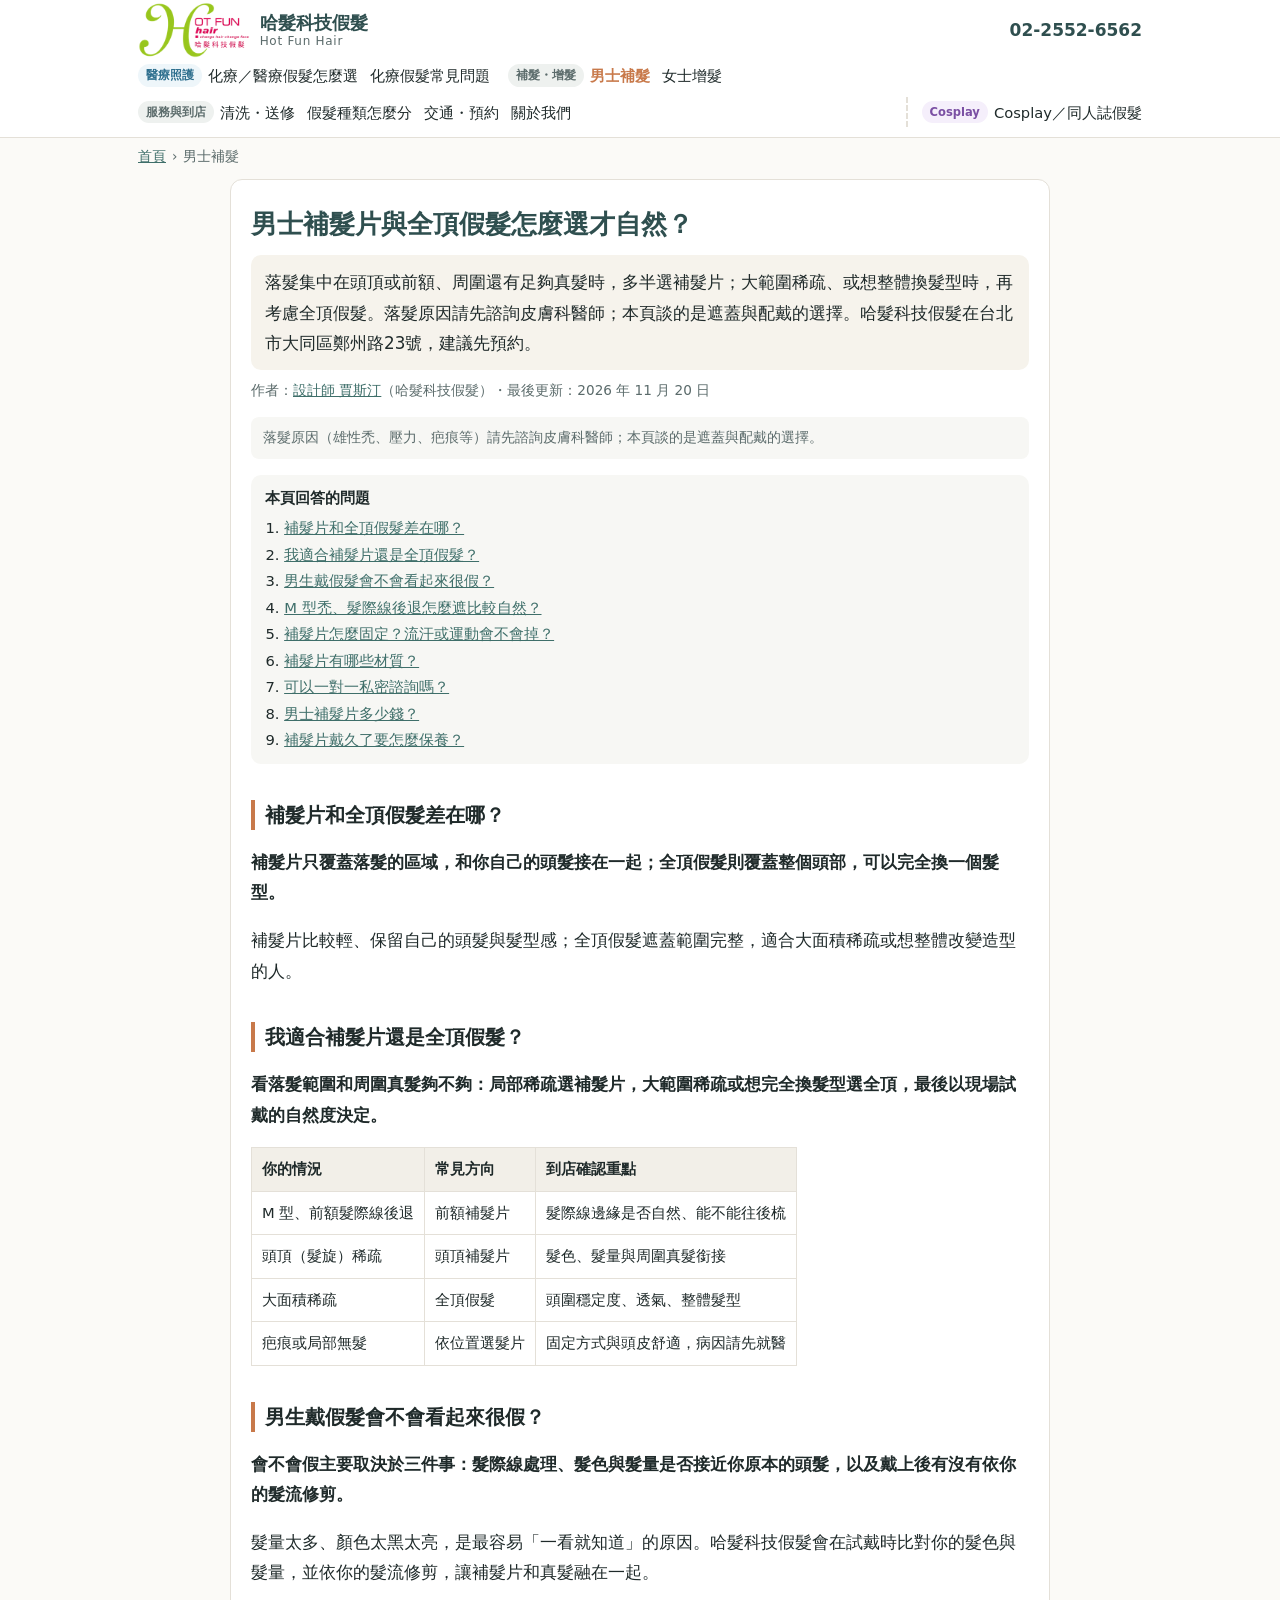
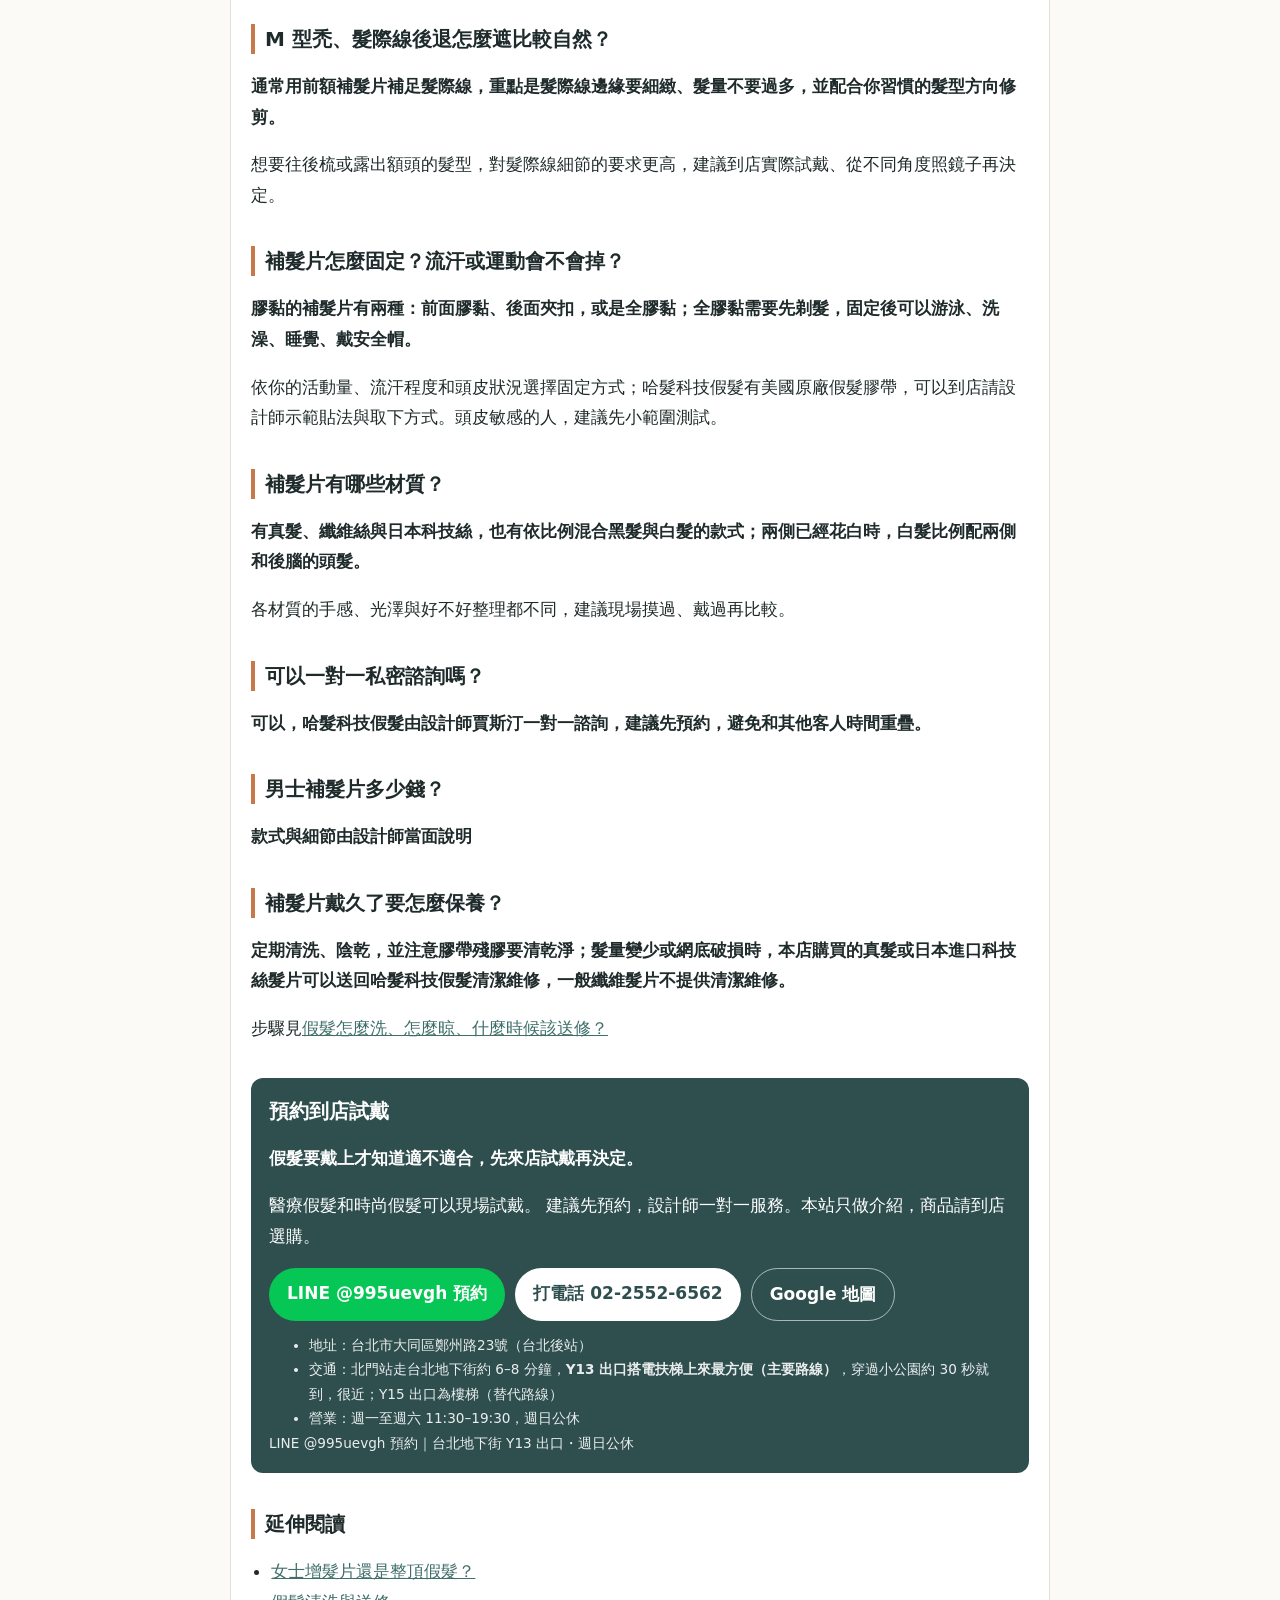
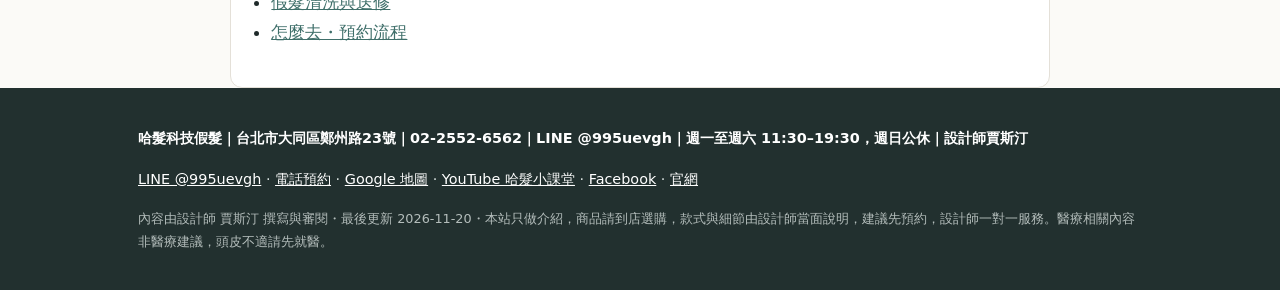
<file: mens-hair.html>
<!doctype html>
<html lang="zh-Hant-TW">
<head>
<meta charset="utf-8">
<meta name="viewport" content="width=device-width, initial-scale=1">
<title>男士補髮片與全頂假髮怎麼選才自然？M 型、頭頂稀疏指南｜哈髮科技假髮（台北）</title>
<meta name="description" content="男士補髮片和全頂假髮差在哪？M 型、髮際線後退、頭頂稀疏怎麼選才自然、怎麼固定、流汗會不會掉。台北北門哈髮科技假髮，設計師賈斯汀一對一私密諮詢與試戴。">
<link rel="canonical" href="https://j0933001724-hash.github.io/hotfunhair-aeo/mens-hair.html">
<meta name="author" content="賈斯汀">
<meta name="robots" content="index, follow, max-snippet:-1, max-image-preview:large">
<meta property="og:type" content="article">
<meta property="og:locale" content="zh_TW">
<meta property="og:site_name" content="哈髮科技假髮">
<meta property="og:title" content="男士補髮片與全頂假髮怎麼選才自然？">
<meta property="og:description" content="男士補髮片和全頂假髮差在哪？M 型、髮際線後退、頭頂稀疏怎麼選才自然、怎麼固定、流汗會不會掉。台北北門哈髮科技假髮，設計師賈斯汀一對一私密諮詢與試戴。">
<meta property="og:url" content="https://j0933001724-hash.github.io/hotfunhair-aeo/mens-hair.html">
<meta property="og:image" content="https://j0933001724-hash.github.io/hotfunhair-aeo/og-image.png">
<meta property="og:image:width" content="1200">
<meta property="og:image:height" content="630">
<meta property="og:image:alt" content="哈髮科技假髮 Hot Fun Hair">
<meta name="twitter:card" content="summary_large_image">
<meta name="twitter:title" content="男士補髮片與全頂假髮怎麼選才自然？">
<meta name="twitter:description" content="男士補髮片和全頂假髮差在哪？M 型、髮際線後退、頭頂稀疏怎麼選才自然、怎麼固定、流汗會不會掉。台北北門哈髮科技假髮，設計師賈斯汀一對一私密諮詢與試戴。">
<meta name="twitter:image" content="https://j0933001724-hash.github.io/hotfunhair-aeo/og-image.png">
<meta name="theme-color" content="#2f4f4f">
<link rel="icon" href="favicon-32.png" type="image/png" sizes="32x32">
<link rel="icon" href="favicon-192.png" type="image/png" sizes="192x192">
<link rel="apple-touch-icon" href="apple-touch-icon.png">
<link rel="stylesheet" href="styles.css">
<script type="application/ld+json">{"@context":"https://schema.org","@graph":[{"@type":"Organization","@id":"https://j0933001724-hash.github.io/hotfunhair-aeo/#organization","name":"哈髮科技假髮","alternateName":"Hot Fun Hair","url":"https://www.hotfunhair.com/","telephone":"+886-2-2552-6562","logo":{"@type":"ImageObject","url":"https://j0933001724-hash.github.io/hotfunhair-aeo/logo-512.png","width":512,"height":512},"founder":{"@id":"https://j0933001724-hash.github.io/hotfunhair-aeo/about.html#justin"},"sameAs":["https://www.hotfunhair.com/","https://line.me/R/ti/p/@995uevgh","https://www.facebook.com/hotfun.hair","https://www.instagram.com/wang570617/","https://www.threads.com/@wang570617","https://www.tiktok.com/@hotfunhair","https://www.youtube.com/channel/UCxOPaOjKT2M_qvZ90_0xKdw"],"contactPoint":{"@type":"ContactPoint","telephone":"+886-2-2552-6562","contactType":"customer service","areaServed":"TW","availableLanguage":["zh-Hant"]}},{"@type":["HairSalon","Store"],"@id":"https://j0933001724-hash.github.io/hotfunhair-aeo/#localbusiness","name":"哈髮科技假髮","alternateName":"Hot Fun Hair","url":"https://www.hotfunhair.com/","telephone":"+886-2-2552-6562","image":["https://j0933001724-hash.github.io/hotfunhair-aeo/logo-512.png","https://j0933001724-hash.github.io/hotfunhair-aeo/og-image.png"],"parentOrganization":{"@id":"https://j0933001724-hash.github.io/hotfunhair-aeo/#organization"},"description":"台北後站・捷運北門站旁的假髮專門店：化療後／醫療用假髮、男士補髮、女士增髮與髮片，設計師一對一試戴。週一至週六 11:30–19:30，週日公休；建議先預約。","address":{"@type":"PostalAddress","streetAddress":"鄭州路23號","addressLocality":"大同區","addressRegion":"台北市","postalCode":"103","addressCountry":"TW"},"geo":{"@type":"GeoCoordinates","latitude":25.0489,"longitude":121.5127},"hasMap":"https://www.google.com/maps/search/?api=1&query=%E5%93%88%E9%AB%AE%E7%A7%91%E6%8A%80%E5%81%87%E9%AB%AE+%E9%84%AD%E5%B7%9E%E8%B7%AF23%E8%99%9F","openingHoursSpecification":[{"@type":"OpeningHoursSpecification","dayOfWeek":["Monday","Tuesday","Wednesday","Thursday","Friday","Saturday"],"opens":"11:30","closes":"19:30"}],"sameAs":["https://line.me/R/ti/p/@995uevgh","https://www.facebook.com/hotfun.hair","https://www.instagram.com/wang570617/","https://www.threads.com/@wang570617","https://www.tiktok.com/@hotfunhair","https://www.youtube.com/channel/UCxOPaOjKT2M_qvZ90_0xKdw"],"foundingDate":"2004"},{"@type":"Person","@id":"https://j0933001724-hash.github.io/hotfunhair-aeo/about.html#justin","name":"賈斯汀","alternateName":"Justin","jobTitle":"假髮設計師","worksFor":{"@id":"https://j0933001724-hash.github.io/hotfunhair-aeo/#organization"},"url":"https://j0933001724-hash.github.io/hotfunhair-aeo/about.html"},{"@type":"WebPage","@id":"https://j0933001724-hash.github.io/hotfunhair-aeo/mens-hair.html#webpage","url":"https://j0933001724-hash.github.io/hotfunhair-aeo/mens-hair.html","name":"男士補髮片與全頂假髮怎麼選才自然？M 型、頭頂稀疏指南｜哈髮科技假髮（台北）","description":"男士補髮片和全頂假髮差在哪？M 型、髮際線後退、頭頂稀疏怎麼選才自然、怎麼固定、流汗會不會掉。台北北門哈髮科技假髮，設計師賈斯汀一對一私密諮詢與試戴。","inLanguage":"zh-Hant-TW","isPartOf":{"@id":"https://j0933001724-hash.github.io/hotfunhair-aeo/#website"},"about":{"@id":"https://j0933001724-hash.github.io/hotfunhair-aeo/#organization"},"breadcrumb":{"@id":"https://j0933001724-hash.github.io/hotfunhair-aeo/mens-hair.html#breadcrumb"},"dateModified":"2026-11-17"},{"@type":"BreadcrumbList","@id":"https://j0933001724-hash.github.io/hotfunhair-aeo/mens-hair.html#breadcrumb","itemListElement":[{"@type":"ListItem","position":1,"name":"首頁","item":"https://j0933001724-hash.github.io/hotfunhair-aeo/"},{"@type":"ListItem","position":2,"name":"男士補髮","item":"https://j0933001724-hash.github.io/hotfunhair-aeo/mens-hair.html"}]},{"@type":"Article","@id":"https://j0933001724-hash.github.io/hotfunhair-aeo/mens-hair.html#article","headline":"男士補髮片與全頂假髮怎麼選才自然？","description":"男士補髮片和全頂假髮差在哪？M 型、髮際線後退、頭頂稀疏怎麼選才自然、怎麼固定、流汗會不會掉。台北北門哈髮科技假髮，設計師賈斯汀一對一私密諮詢與試戴。","inLanguage":"zh-Hant-TW","author":{"@id":"https://j0933001724-hash.github.io/hotfunhair-aeo/about.html#justin"},"publisher":{"@id":"https://j0933001724-hash.github.io/hotfunhair-aeo/#organization"},"datePublished":"2026-10-05","dateModified":"2026-11-17","mainEntityOfPage":{"@id":"https://j0933001724-hash.github.io/hotfunhair-aeo/mens-hair.html#webpage"}},{"@type":"Service","@id":"https://j0933001724-hash.github.io/hotfunhair-aeo/mens-hair.html#service","name":"男士補髮片與全頂假髮諮詢","serviceType":"男士補髮","description":"依落髮範圍建議補髮片或全頂假髮，一對一私密諮詢、現場試戴、修剪髮流與固定方式說明。款式與細節由設計師當面說明，建議先預約，設計師一對一服務。","provider":{"@id":"https://j0933001724-hash.github.io/hotfunhair-aeo/#organization"},"areaServed":{"@type":"City","name":"台北市"},"url":"https://j0933001724-hash.github.io/hotfunhair-aeo/mens-hair.html"},{"@type":"FAQPage","@id":"https://j0933001724-hash.github.io/hotfunhair-aeo/mens-hair.html#faq","inLanguage":"zh-Hant-TW","mainEntity":[{"@type":"Question","name":"補髮片和全頂假髮差在哪？","acceptedAnswer":{"@type":"Answer","text":"補髮片只覆蓋落髮的區域，和你自己的頭髮接在一起；全頂假髮則覆蓋整個頭部，可以完全換一個髮型。\n補髮片比較輕、保留自己的頭髮與髮型感；全頂假髮遮蓋範圍完整，適合大面積稀疏或想整體改變造型的人。"}},{"@type":"Question","name":"我適合補髮片還是全頂假髮？","acceptedAnswer":{"@type":"Answer","text":"看落髮範圍和周圍真髮夠不夠：局部稀疏選補髮片，大範圍稀疏或想完全換髮型選全頂，最後以現場試戴的自然度決定。\nM 型、前額髮際線後退常見前額補髮片；頭頂稀疏常見頭頂補髮片；大面積稀疏常見全頂假髮。"}},{"@type":"Question","name":"男生戴假髮會不會看起來很假？","acceptedAnswer":{"@type":"Answer","text":"會不會假主要取決於三件事：髮際線處理、髮色與髮量是否接近你原本的頭髮，以及戴上後有沒有依你的髮流修剪。\n髮量太多、顏色太黑太亮，是最容易「一看就知道」的原因。哈髮科技假髮會在試戴時比對你的髮色與髮量，並依你的髮流修剪，讓補髮片和真髮融在一起。"}},{"@type":"Question","name":"M 型禿、髮際線後退怎麼遮比較自然？","acceptedAnswer":{"@type":"Answer","text":"通常用前額補髮片補足髮際線，重點是髮際線邊緣要細緻、髮量不要過多，並配合你習慣的髮型方向修剪。\n想要往後梳或露出額頭的髮型，對髮際線細節的要求更高，建議到店實際試戴、從不同角度照鏡子再決定。"}},{"@type":"Question","name":"補髮片怎麼固定？流汗或運動會不會掉？","acceptedAnswer":{"@type":"Answer","text":"膠黏的補髮片有兩種：前面膠黏、後面夾扣，或是全膠黏；全膠黏需要先剃髮，固定後可以游泳、洗澡、睡覺、戴安全帽。\n依你的活動量、流汗程度和頭皮狀況選擇固定方式；哈髮科技假髮有美國原廠假髮膠帶，可以到店請設計師示範貼法與取下方式。頭皮敏感的人，建議先小範圍測試。"}},{"@type":"Question","name":"補髮片有哪些材質？","acceptedAnswer":{"@type":"Answer","text":"有真髮、纖維絲與日本科技絲，也有依比例混合黑髮與白髮的款式；兩側已經花白時，白髮比例配兩側和後腦的頭髮。\n各材質的手感、光澤與好不好整理都不同，建議現場摸過、戴過再比較。"}},{"@type":"Question","name":"可以一對一私密諮詢嗎？","acceptedAnswer":{"@type":"Answer","text":"可以，哈髮科技假髮由設計師賈斯汀一對一諮詢，建議先預約，避免和其他客人時間重疊。"}},{"@type":"Question","name":"男士補髮片多少錢？","acceptedAnswer":{"@type":"Answer","text":"款式與細節由設計師當面說明"}},{"@type":"Question","name":"補髮片戴久了要怎麼保養？","acceptedAnswer":{"@type":"Answer","text":"定期清洗、陰乾，並注意膠帶殘膠要清乾淨；髮量變少或網底破損時，本店購買的真髮或日本進口科技絲髮片可以送回哈髮科技假髮清潔維修，一般纖維髮片不提供清潔維修。"}}]}]}</script>
</head>
<body class="page-mens-hair">
<a class="skip" href="#main">跳到主要內容</a>
<header class="site-header">
  <div class="wrap header-row">
    <a class="brand" href="index.html"><img class="brand-logo" src="logo.png" width="600" height="301" alt="哈髮科技假髮 Hot Fun Hair"><span class="brand-text" aria-hidden="true"><span class="brand-zh">哈髮科技假髮</span><span class="brand-en">Hot Fun Hair</span></span></a>
    <a class="header-tel" href="tel:+886225526562" data-cta="tel">02-2552-6562</a>
    <button class="nav-toggle" type="button" aria-expanded="false" aria-controls="site-nav">選單</button>
  </div>
  <nav id="site-nav" class="site-nav wrap" aria-label="主選單"><div class="nav-group nav-medical"><span class="nav-label">醫療照護</span><ul><li><a href="medical-guide.html">化療／醫療假髮怎麼選</a></li><li><a href="chemo-faq.html">化療假髮常見問題</a></li></ul></div><div class="nav-group nav-hair"><span class="nav-label">補髮・增髮</span><ul><li><a href="mens-hair.html" aria-current="page">男士補髮</a></li><li><a href="womens-volume.html">女士增髮</a></li></ul></div><div class="nav-group nav-service"><span class="nav-label">服務與到店</span><ul><li><a href="care-repair.html">清洗・送修</a></li><li><a href="wig-types.html">假髮種類怎麼分</a></li><li><a href="visit.html">交通・預約</a></li><li><a href="about.html">關於我們</a></li></ul></div><div class="nav-group nav-cosplay"><span class="nav-label">Cosplay</span><ul><li><a href="cosplay.html">Cosplay／同人誌假髮</a></li></ul></div></nav>
</header>
<main id="main" class="wrap">
<nav class="breadcrumb" aria-label="麵包屑"><ol><li><a href="index.html">首頁</a></li><li aria-current="page">男士補髮</li></ol></nav>
<article class="content">
  <header class="page-head">
    <h1>男士補髮片與全頂假髮怎麼選才自然？</h1>
    <p class="lead">落髮集中在頭頂或前額、周圍還有足夠真髮時，多半選補髮片；大範圍稀疏、或想整體換髮型時，再考慮全頂假髮。落髮原因請先諮詢皮膚科醫師；本頁談的是遮蓋與配戴的選擇。哈髮科技假髮在台北市大同區鄭州路23號，建議先預約。</p>
    <p class="byline">作者：<a href="about.html#justin" rel="author">設計師 賈斯汀</a>（哈髮科技假髮）・最後更新：<time datetime="2026-11-20">2026 年 11 月 20 日</time></p>
  </header>
  <p class="soft-note">落髮原因（雄性禿、壓力、疤痕等）請先諮詢皮膚科醫師；本頁談的是遮蓋與配戴的選擇。</p>
  
  <div class="toc-slot" data-toc></div>
  <section class="qa"><h2>補髮片和全頂假髮差在哪？</h2><p class="answer">補髮片只覆蓋落髮的區域，和你自己的頭髮接在一起；全頂假髮則覆蓋整個頭部，可以完全換一個髮型。</p><p>補髮片比較輕、保留自己的頭髮與髮型感；全頂假髮遮蓋範圍完整，適合大面積稀疏或想整體改變造型的人。</p></section>
<section class="qa"><h2>我適合補髮片還是全頂假髮？</h2><p class="answer">看落髮範圍和周圍真髮夠不夠：局部稀疏選補髮片，大範圍稀疏或想完全換髮型選全頂，最後以現場試戴的自然度決定。</p><table class="compare"><thead><tr><th>你的情況</th><th>常見方向</th><th>到店確認重點</th></tr></thead><tbody>
<tr><td>M 型、前額髮際線後退</td><td>前額補髮片</td><td>髮際線邊緣是否自然、能不能往後梳</td></tr>
<tr><td>頭頂（髮旋）稀疏</td><td>頭頂補髮片</td><td>髮色、髮量與周圍真髮銜接</td></tr>
<tr><td>大面積稀疏</td><td>全頂假髮</td><td>頭圍穩定度、透氣、整體髮型</td></tr>
<tr><td>疤痕或局部無髮</td><td>依位置選髮片</td><td>固定方式與頭皮舒適，病因請先就醫</td></tr>
</tbody></table></section>
<section class="qa"><h2>男生戴假髮會不會看起來很假？</h2><p class="answer">會不會假主要取決於三件事：髮際線處理、髮色與髮量是否接近你原本的頭髮，以及戴上後有沒有依你的髮流修剪。</p><p>髮量太多、顏色太黑太亮，是最容易「一看就知道」的原因。哈髮科技假髮會在試戴時比對你的髮色與髮量，並依你的髮流修剪，讓補髮片和真髮融在一起。</p></section>
<section class="qa"><h2>M 型禿、髮際線後退怎麼遮比較自然？</h2><p class="answer">通常用前額補髮片補足髮際線，重點是髮際線邊緣要細緻、髮量不要過多，並配合你習慣的髮型方向修剪。</p><p>想要往後梳或露出額頭的髮型，對髮際線細節的要求更高，建議到店實際試戴、從不同角度照鏡子再決定。</p></section>
<section class="qa"><h2>補髮片怎麼固定？流汗或運動會不會掉？</h2><p class="answer">膠黏的補髮片有兩種：前面膠黏、後面夾扣，或是全膠黏；全膠黏需要先剃髮，固定後可以游泳、洗澡、睡覺、戴安全帽。</p><p>依你的活動量、流汗程度和頭皮狀況選擇固定方式；哈髮科技假髮有美國原廠假髮膠帶，可以到店請設計師示範貼法與取下方式。頭皮敏感的人，建議先小範圍測試。</p></section>
<section class="qa"><h2>補髮片有哪些材質？</h2><p class="answer">有真髮、纖維絲與日本科技絲，也有依比例混合黑髮與白髮的款式；兩側已經花白時，白髮比例配兩側和後腦的頭髮。</p><p>各材質的手感、光澤與好不好整理都不同，建議現場摸過、戴過再比較。</p></section>
<section class="qa"><h2>可以一對一私密諮詢嗎？</h2><p class="answer">可以，哈髮科技假髮由設計師賈斯汀一對一諮詢，建議先預約，避免和其他客人時間重疊。</p></section>
<section class="qa"><h2>男士補髮片多少錢？</h2><p class="answer">款式與細節由設計師當面說明</p></section>
<section class="qa"><h2>補髮片戴久了要怎麼保養？</h2><p class="answer">定期清洗、陰乾，並注意膠帶殘膠要清乾淨；髮量變少或網底破損時，本店購買的真髮或日本進口科技絲髮片可以送回哈髮科技假髮清潔維修，一般纖維髮片不提供清潔維修。</p><p>步驟見<a href="care-repair.html">假髮怎麼洗、怎麼晾、什麼時候該送修？</a></p></section>
  
  
  <aside class="cta booking-block" id="booking" aria-label="預約到店試戴">
  <h2 class="cta-title">預約到店試戴</h2>
  <p class="cta-lead"><strong>假髮要戴上才知道適不適合，先來店試戴再決定。</strong></p>
  <p>醫療假髮和時尚假髮可以現場試戴。 建議先預約，設計師一對一服務。本站只做介紹，商品請到店選購。</p>
  <div class="cta-actions">
    <a class="btn btn-primary" href="https://line.me/R/ti/p/@995uevgh" rel="noopener" data-cta="line">LINE @995uevgh 預約</a>
    <a class="btn btn-secondary" href="tel:+886225526562" data-cta="tel">打電話 02-2552-6562</a>
    <a class="btn btn-ghost" href="https://maps.google.com/maps?q=%E5%8F%B0%E5%8C%97%E5%B8%82%E5%A4%A7%E5%90%8C%E5%8D%80%E9%84%AD%E5%B7%9E%E8%B7%AF23%E8%99%9F" rel="noopener" data-cta="map">Google 地圖</a>
  </div>
  <ul class="cta-nap">
    <li>地址：台北市大同區鄭州路23號（台北後站）</li>
    <li>交通：北門站走台北地下街約 6–8 分鐘，<strong>Y13 出口搭電扶梯上來最方便（主要路線）</strong>，穿過小公園約 30 秒就到，很近；Y15 出口為樓梯（替代路線）</li>
    <li>營業：週一至週六 11:30–19:30，週日公休</li>
  </ul>
  <p class="cta-nap">LINE @995uevgh 預約｜台北地下街 Y13 出口・週日公休</p>
</aside>
  
  <nav class="related" aria-label="延伸閱讀"><h2>延伸閱讀</h2><ul><li><a href="womens-volume.html">女士增髮片還是整頂假髮？</a></li><li><a href="care-repair.html">假髮清洗與送修</a></li><li><a href="visit.html">怎麼去・預約流程</a></li></ul></nav>
</article>
</main>
<footer class="site-footer">
  <div class="wrap">
    <p class="nap">哈髮科技假髮｜台北市大同區鄭州路23號｜02-2552-6562｜LINE @995uevgh｜週一至週六 11:30–19:30，週日公休｜設計師賈斯汀</p>
    <p class="footer-links"><a href="https://line.me/R/ti/p/@995uevgh" rel="noopener" data-cta="line">LINE @995uevgh</a> · <a href="tel:+886225526562" data-cta="tel">電話預約</a> · <a href="https://maps.google.com/maps?q=%E5%8F%B0%E5%8C%97%E5%B8%82%E5%A4%A7%E5%90%8C%E5%8D%80%E9%84%AD%E5%B7%9E%E8%B7%AF23%E8%99%9F" rel="noopener">Google 地圖</a> · <a href="https://www.youtube.com/channel/UCxOPaOjKT2M_qvZ90_0xKdw" rel="noopener">YouTube 哈髮小課堂</a> · <a href="https://www.facebook.com/hotfun.hair" rel="noopener">Facebook</a> · <a href="https://www.hotfunhair.com/" rel="noopener">官網</a></p>
    <p class="footer-meta">內容由設計師 賈斯汀 撰寫與審閱・最後更新 <time datetime="2026-11-20">2026-11-20</time>・本站只做介紹，商品請到店選購，款式與細節由設計師當面說明，建議先預約，設計師一對一服務。醫療相關內容非醫療建議，頭皮不適請先就醫。</p>
  </div>
</footer>
<div class="sticky-cta">
  <a href="tel:+886225526562" data-cta="tel">電話預約</a>
  <a href="https://line.me/R/ti/p/@995uevgh" rel="noopener" data-cta="line">LINE 預約試戴</a>
</div>
<script src="aeo.js" defer></script>
</body>
</html>
</file>
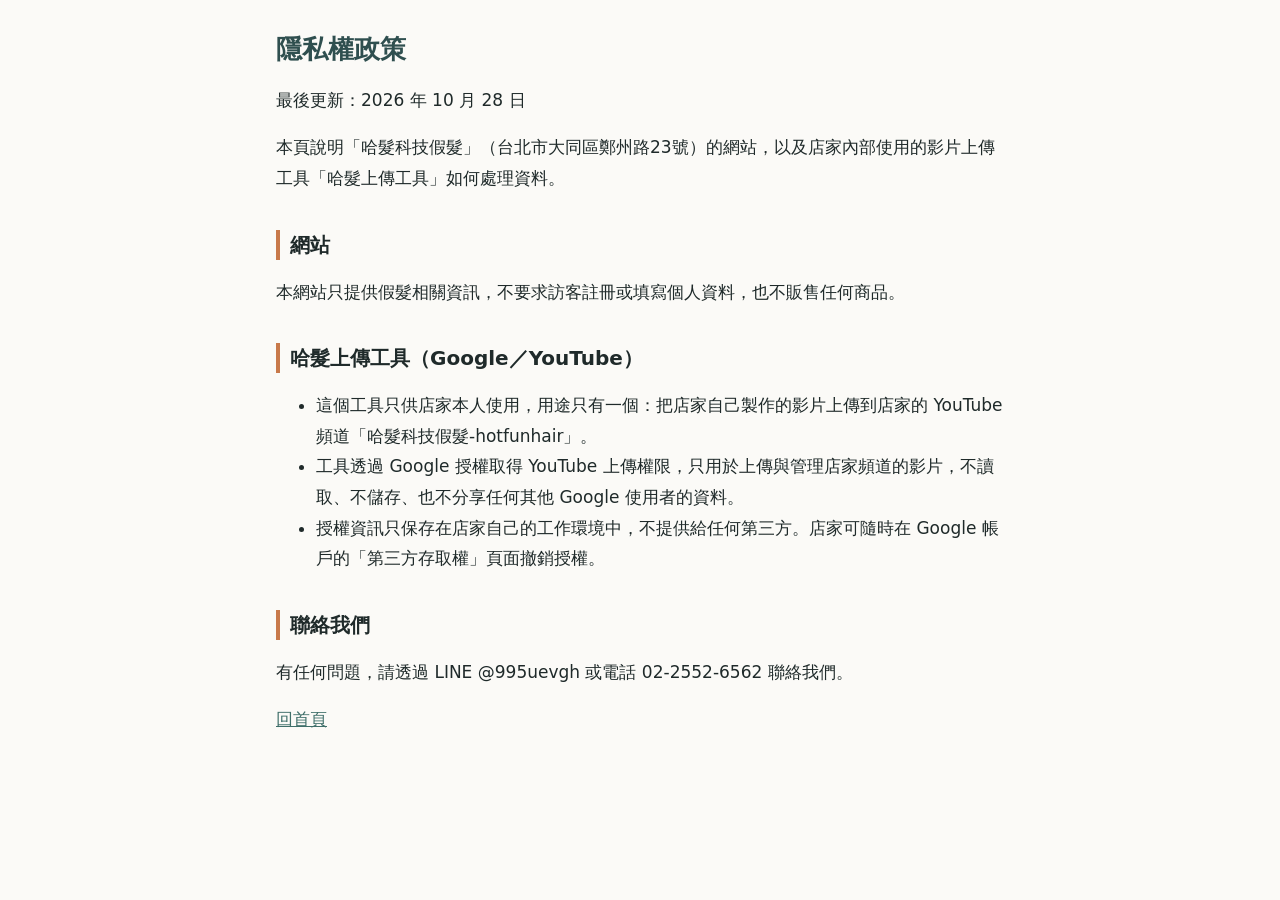
<file: privacy.html>
<!doctype html>
<html lang="zh-Hant-TW"><head><meta charset="utf-8"><meta name="viewport" content="width=device-width,initial-scale=1">
<title>隱私權政策｜哈髮科技假髮</title><link rel="stylesheet" href="styles.css"><link rel="icon" href="favicon.svg"></head>
<body><main style="max-width:760px;margin:2rem auto;padding:0 1rem;line-height:1.8">
<h1>隱私權政策</h1>
<p>最後更新：2026 年 10 月 28 日</p>
<p>本頁說明「哈髮科技假髮」（台北市大同區鄭州路23號）的網站，以及店家內部使用的影片上傳工具「哈髮上傳工具」如何處理資料。</p>
<h2>網站</h2>
<p>本網站只提供假髮相關資訊，不要求訪客註冊或填寫個人資料，也不販售任何商品。</p>
<h2>哈髮上傳工具（Google／YouTube）</h2>
<ul>
<li>這個工具只供店家本人使用，用途只有一個：把店家自己製作的影片上傳到店家的 YouTube 頻道「哈髮科技假髮-hotfunhair」。</li>
<li>工具透過 Google 授權取得 YouTube 上傳權限，只用於上傳與管理店家頻道的影片，不讀取、不儲存、也不分享任何其他 Google 使用者的資料。</li>
<li>授權資訊只保存在店家自己的工作環境中，不提供給任何第三方。店家可隨時在 Google 帳戶的「第三方存取權」頁面撤銷授權。</li>
</ul>
<h2>聯絡我們</h2>
<p>有任何問題，請透過 LINE @995uevgh 或電話 02-2552-6562 聯絡我們。</p>
<p><a href="index.html">回首頁</a></p>
</main></body></html>
</file>
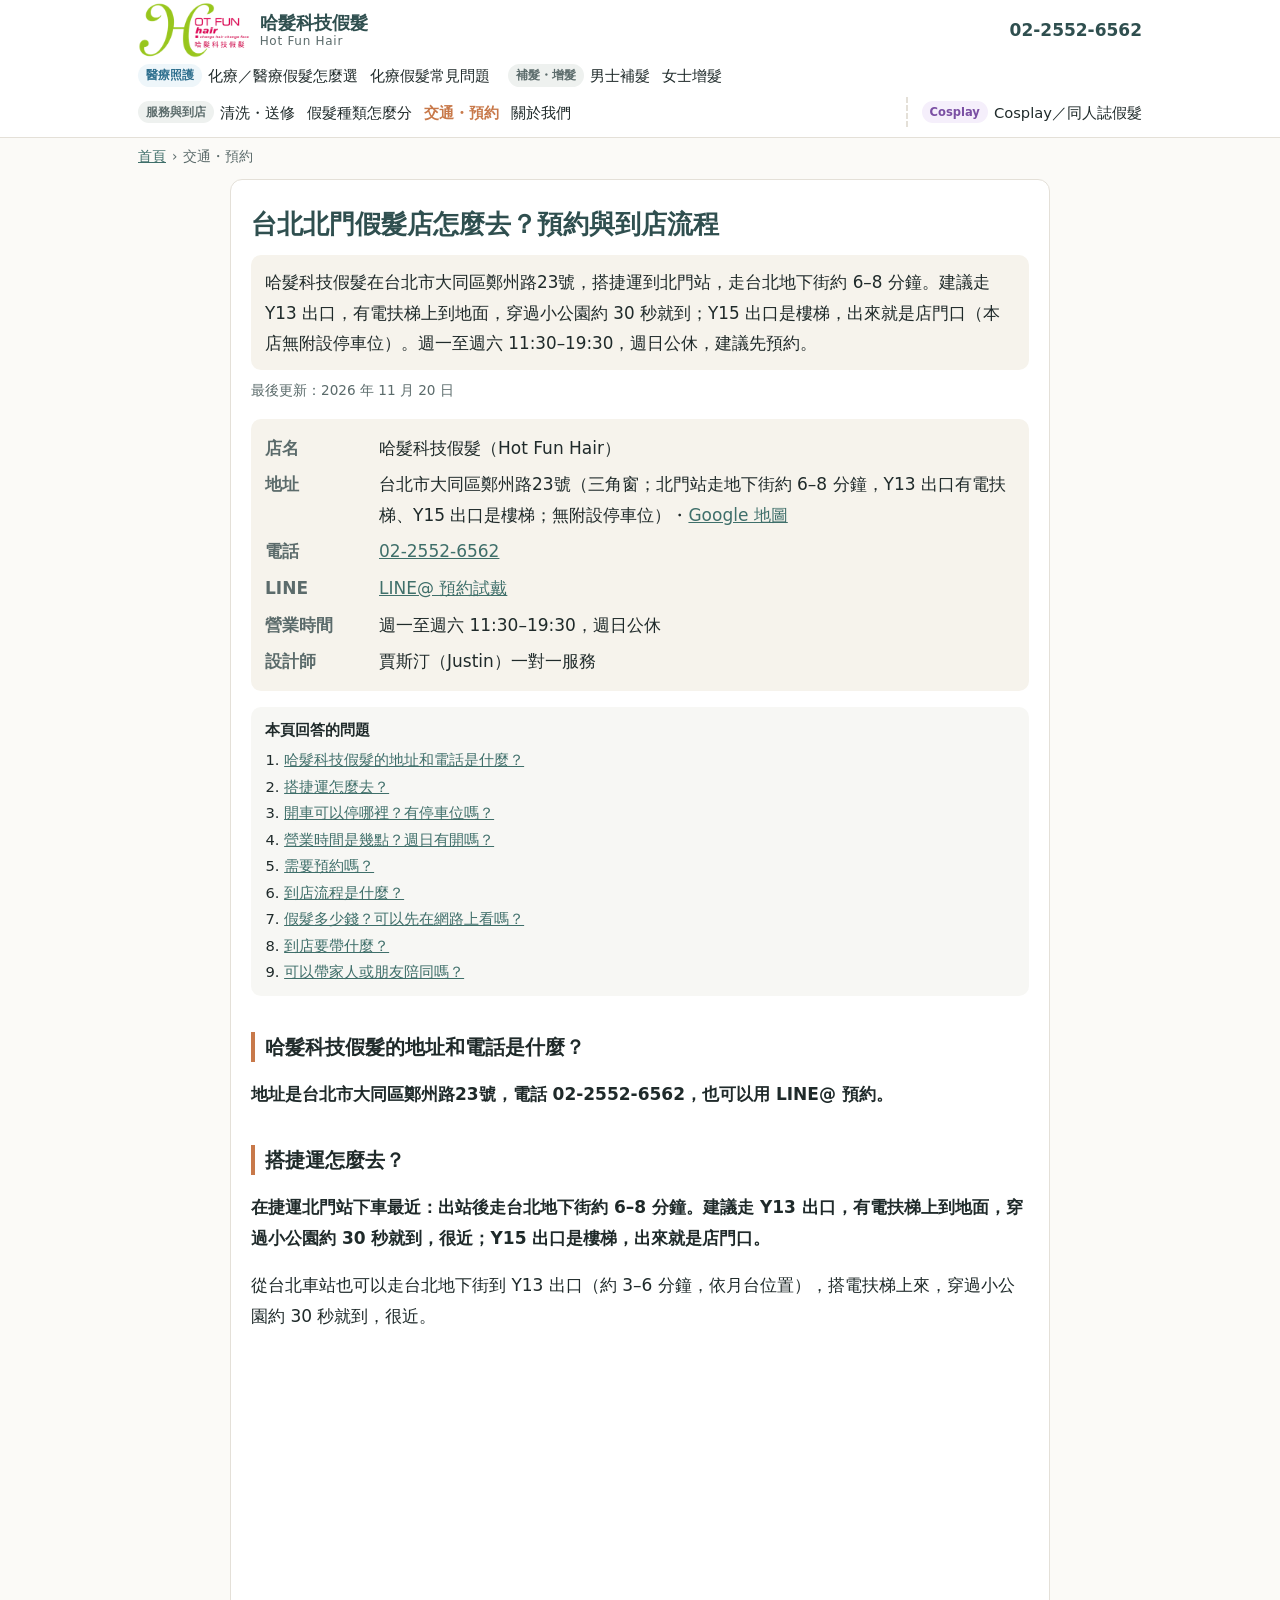
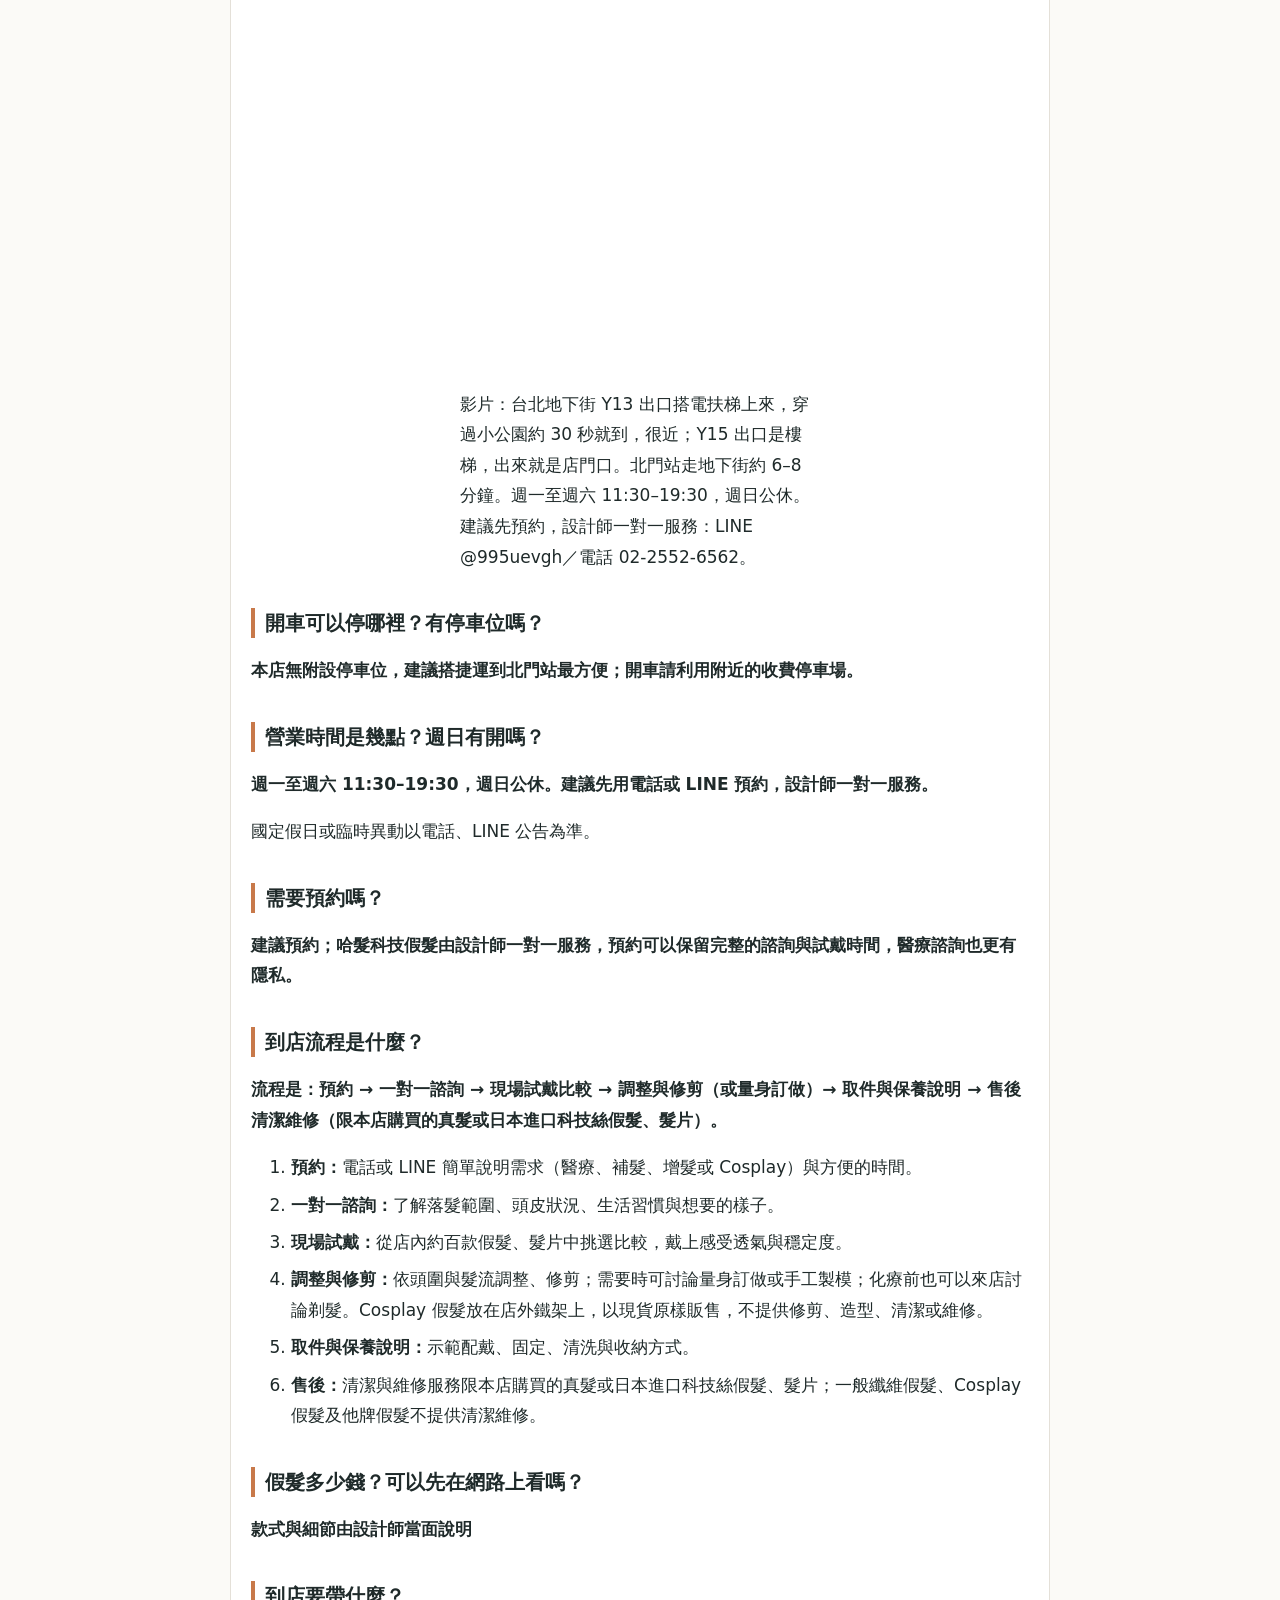
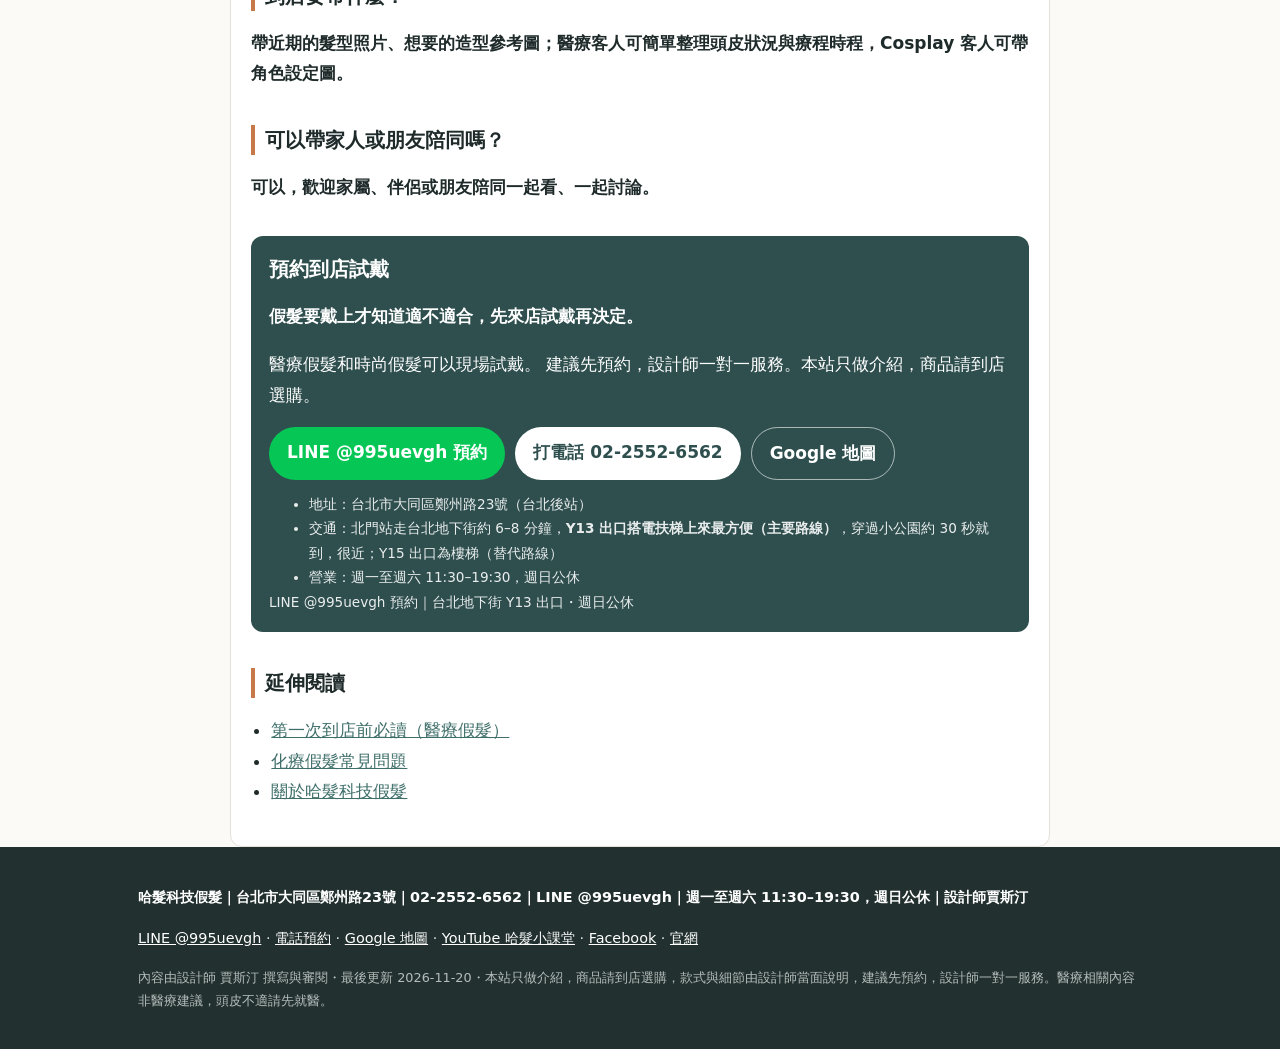
<file: visit.html>
<!doctype html>
<html lang="zh-Hant-TW">
<head>
<meta charset="utf-8">
<meta name="viewport" content="width=device-width, initial-scale=1">
<title>台北北門假髮店怎麼去？交通、營業時間、預約與到店流程｜哈髮科技假髮</title>
<meta name="description" content="哈髮科技假髮：台北市大同區鄭州路23號，捷運北門站走台北地下街約 6–8 分鐘，Y13 出口有電扶梯、Y15 出口是樓梯，無附設停車位；週一至週六 11:30–19:30，週日公休；電話 02-2552-6562、LINE@ 預約。附到店流程與準備清單。">
<link rel="canonical" href="https://j0933001724-hash.github.io/hotfunhair-aeo/visit.html">
<meta name="author" content="賈斯汀">
<meta name="robots" content="index, follow, max-snippet:-1, max-image-preview:large">
<meta property="og:type" content="article">
<meta property="og:locale" content="zh_TW">
<meta property="og:site_name" content="哈髮科技假髮">
<meta property="og:title" content="台北北門假髮店怎麼去？預約與到店流程">
<meta property="og:description" content="哈髮科技假髮：台北市大同區鄭州路23號，捷運北門站走台北地下街約 6–8 分鐘，Y13 出口有電扶梯、Y15 出口是樓梯，無附設停車位；週一至週六 11:30–19:30，週日公休；電話 02-2552-6562、LINE@ 預約。附到店流程與準備清單。">
<meta property="og:url" content="https://j0933001724-hash.github.io/hotfunhair-aeo/visit.html">
<meta property="og:image" content="https://j0933001724-hash.github.io/hotfunhair-aeo/og-image.png">
<meta property="og:image:width" content="1200">
<meta property="og:image:height" content="630">
<meta property="og:image:alt" content="哈髮科技假髮 Hot Fun Hair">
<meta name="twitter:card" content="summary_large_image">
<meta name="twitter:title" content="台北北門假髮店怎麼去？預約與到店流程">
<meta name="twitter:description" content="哈髮科技假髮：台北市大同區鄭州路23號，捷運北門站走台北地下街約 6–8 分鐘，Y13 出口有電扶梯、Y15 出口是樓梯，無附設停車位；週一至週六 11:30–19:30，週日公休；電話 02-2552-6562、LINE@ 預約。附到店流程與準備清單。">
<meta name="twitter:image" content="https://j0933001724-hash.github.io/hotfunhair-aeo/og-image.png">
<meta name="theme-color" content="#2f4f4f">
<link rel="icon" href="favicon-32.png" type="image/png" sizes="32x32">
<link rel="icon" href="favicon-192.png" type="image/png" sizes="192x192">
<link rel="apple-touch-icon" href="apple-touch-icon.png">
<link rel="stylesheet" href="styles.css">
<script type="application/ld+json">{"@context":"https://schema.org","@graph":[{"@type":"Organization","@id":"https://j0933001724-hash.github.io/hotfunhair-aeo/#organization","name":"哈髮科技假髮","alternateName":"Hot Fun Hair","url":"https://www.hotfunhair.com/","telephone":"+886-2-2552-6562","logo":{"@type":"ImageObject","url":"https://j0933001724-hash.github.io/hotfunhair-aeo/logo-512.png","width":512,"height":512},"founder":{"@id":"https://j0933001724-hash.github.io/hotfunhair-aeo/about.html#justin"},"sameAs":["https://www.hotfunhair.com/","https://line.me/R/ti/p/@995uevgh","https://www.facebook.com/hotfun.hair","https://www.instagram.com/wang570617/","https://www.threads.com/@wang570617","https://www.tiktok.com/@hotfunhair","https://www.youtube.com/channel/UCxOPaOjKT2M_qvZ90_0xKdw"],"contactPoint":{"@type":"ContactPoint","telephone":"+886-2-2552-6562","contactType":"customer service","areaServed":"TW","availableLanguage":["zh-Hant"]}},{"@type":"Person","@id":"https://j0933001724-hash.github.io/hotfunhair-aeo/about.html#justin","name":"賈斯汀","alternateName":"Justin","jobTitle":"假髮設計師","worksFor":{"@id":"https://j0933001724-hash.github.io/hotfunhair-aeo/#organization"},"url":"https://j0933001724-hash.github.io/hotfunhair-aeo/about.html"},{"@type":["HairSalon","Store"],"@id":"https://j0933001724-hash.github.io/hotfunhair-aeo/#localbusiness","name":"哈髮科技假髮","alternateName":"Hot Fun Hair","url":"https://www.hotfunhair.com/","telephone":"+886-2-2552-6562","image":["https://j0933001724-hash.github.io/hotfunhair-aeo/logo-512.png","https://j0933001724-hash.github.io/hotfunhair-aeo/og-image.png"],"parentOrganization":{"@id":"https://j0933001724-hash.github.io/hotfunhair-aeo/#organization"},"description":"哈髮科技假髮是台北北門・後站的假髮店，自 2004 年起在大同區鄭州路23號經營，提供醫療／化療假髮、女士遮白髮與增髮髮片、男士補髮，現場約百款假髮與髮片可試戴，化療前也可以來店討論剃髮，設計師賈斯汀一對一服務。另有 Cosplay／同人誌假髮（現貨原樣販售，放在店外鐵架上），以及本店購買之真髮／日本進口科技絲假髮的清潔維修。營業：週一至週六 11:30–19:30，週日公休；建議先預約，設計師一對一服務。","address":{"@type":"PostalAddress","streetAddress":"鄭州路23號","addressLocality":"大同區","addressRegion":"台北市","postalCode":"103","addressCountry":"TW"},"geo":{"@type":"GeoCoordinates","latitude":25.0495315,"longitude":121.5144498},"hasMap":"https://maps.google.com/maps?q=%E5%8F%B0%E5%8C%97%E5%B8%82%E5%A4%A7%E5%90%8C%E5%8D%80%E9%84%AD%E5%B7%9E%E8%B7%AF23%E8%99%9F","openingHoursSpecification":[{"@type":"OpeningHoursSpecification","dayOfWeek":["Monday","Tuesday","Wednesday","Thursday","Friday","Saturday"],"opens":"11:30","closes":"19:30"}],"employee":{"@id":"https://j0933001724-hash.github.io/hotfunhair-aeo/about.html#justin"},"sameAs":["https://line.me/R/ti/p/@995uevgh","https://www.facebook.com/hotfun.hair","https://www.instagram.com/wang570617/","https://www.threads.com/@wang570617","https://www.tiktok.com/@hotfunhair","https://www.youtube.com/channel/UCxOPaOjKT2M_qvZ90_0xKdw"]},{"@type":"WebPage","@id":"https://j0933001724-hash.github.io/hotfunhair-aeo/visit.html#webpage","url":"https://j0933001724-hash.github.io/hotfunhair-aeo/visit.html","name":"台北北門假髮店怎麼去？交通、營業時間、預約與到店流程｜哈髮科技假髮","description":"哈髮科技假髮：台北市大同區鄭州路23號，捷運北門站走台北地下街約 6–8 分鐘，Y13 出口有電扶梯、Y15 出口是樓梯，無附設停車位；週一至週六 11:30–19:30，週日公休；電話 02-2552-6562、LINE@ 預約。附到店流程與準備清單。","inLanguage":"zh-Hant-TW","isPartOf":{"@id":"https://j0933001724-hash.github.io/hotfunhair-aeo/#website"},"about":{"@id":"https://j0933001724-hash.github.io/hotfunhair-aeo/#organization"},"breadcrumb":{"@id":"https://j0933001724-hash.github.io/hotfunhair-aeo/visit.html#breadcrumb"},"dateModified":"2026-11-17"},{"@type":"BreadcrumbList","@id":"https://j0933001724-hash.github.io/hotfunhair-aeo/visit.html#breadcrumb","itemListElement":[{"@type":"ListItem","position":1,"name":"首頁","item":"https://j0933001724-hash.github.io/hotfunhair-aeo/"},{"@type":"ListItem","position":2,"name":"交通・預約","item":"https://j0933001724-hash.github.io/hotfunhair-aeo/visit.html"}]},{"@type":"FAQPage","@id":"https://j0933001724-hash.github.io/hotfunhair-aeo/visit.html#faq","inLanguage":"zh-Hant-TW","mainEntity":[{"@type":"Question","name":"哈髮科技假髮的地址和電話是什麼？","acceptedAnswer":{"@type":"Answer","text":"地址是台北市大同區鄭州路23號，電話 02-2552-6562，也可以用 LINE@ 預約。"}},{"@type":"Question","name":"搭捷運怎麼去？","acceptedAnswer":{"@type":"Answer","text":"在捷運北門站下車最近：出站後走台北地下街約 6–8 分鐘。建議走 Y13 出口，有電扶梯上到地面，穿過小公園約 30 秒就到，很近；Y15 出口是樓梯，出來就是店門口。\n從台北車站也可以走台北地下街到 Y13 出口（約 3–6 分鐘，依月台位置），搭電扶梯上來，穿過小公園約 30 秒就到，很近。"}},{"@type":"Question","name":"開車可以停哪裡？有停車位嗎？","acceptedAnswer":{"@type":"Answer","text":"本店無附設停車位，建議搭捷運到北門站最方便；開車請利用附近的收費停車場。"}},{"@type":"Question","name":"營業時間是幾點？週日有開嗎？","acceptedAnswer":{"@type":"Answer","text":"週一至週六 11:30–19:30，週日公休。建議先用電話或 LINE 預約，設計師一對一服務。\n國定假日或臨時異動以電話、LINE 公告為準。"}},{"@type":"Question","name":"需要預約嗎？","acceptedAnswer":{"@type":"Answer","text":"建議預約；哈髮科技假髮由設計師一對一服務，預約可以保留完整的諮詢與試戴時間，醫療諮詢也更有隱私。"}},{"@type":"Question","name":"到店流程是什麼？","acceptedAnswer":{"@type":"Answer","text":"流程是：預約 → 一對一諮詢 → 現場試戴比較 → 調整與修剪（或量身訂做）→ 取件與保養說明 → 售後清潔維修（限本店購買的真髮或日本進口科技絲假髮、髮片）。"}},{"@type":"Question","name":"假髮多少錢？可以先在網路上看嗎？","acceptedAnswer":{"@type":"Answer","text":"款式與細節由設計師當面說明"}},{"@type":"Question","name":"到店要帶什麼？","acceptedAnswer":{"@type":"Answer","text":"帶近期的髮型照片、想要的造型參考圖；醫療客人可簡單整理頭皮狀況與療程時程，Cosplay 客人可帶角色設定圖。"}},{"@type":"Question","name":"可以帶家人或朋友陪同嗎？","acceptedAnswer":{"@type":"Answer","text":"可以，歡迎家屬、伴侶或朋友陪同一起看、一起討論。"}}]}]}</script>
</head>
<body class="page-visit">
<a class="skip" href="#main">跳到主要內容</a>
<header class="site-header">
  <div class="wrap header-row">
    <a class="brand" href="index.html"><img class="brand-logo" src="logo.png" width="600" height="301" alt="哈髮科技假髮 Hot Fun Hair"><span class="brand-text" aria-hidden="true"><span class="brand-zh">哈髮科技假髮</span><span class="brand-en">Hot Fun Hair</span></span></a>
    <a class="header-tel" href="tel:+886225526562" data-cta="tel">02-2552-6562</a>
    <button class="nav-toggle" type="button" aria-expanded="false" aria-controls="site-nav">選單</button>
  </div>
  <nav id="site-nav" class="site-nav wrap" aria-label="主選單"><div class="nav-group nav-medical"><span class="nav-label">醫療照護</span><ul><li><a href="medical-guide.html">化療／醫療假髮怎麼選</a></li><li><a href="chemo-faq.html">化療假髮常見問題</a></li></ul></div><div class="nav-group nav-hair"><span class="nav-label">補髮・增髮</span><ul><li><a href="mens-hair.html">男士補髮</a></li><li><a href="womens-volume.html">女士增髮</a></li></ul></div><div class="nav-group nav-service"><span class="nav-label">服務與到店</span><ul><li><a href="care-repair.html">清洗・送修</a></li><li><a href="wig-types.html">假髮種類怎麼分</a></li><li><a href="visit.html" aria-current="page">交通・預約</a></li><li><a href="about.html">關於我們</a></li></ul></div><div class="nav-group nav-cosplay"><span class="nav-label">Cosplay</span><ul><li><a href="cosplay.html">Cosplay／同人誌假髮</a></li></ul></div></nav>
</header>
<main id="main" class="wrap">
<nav class="breadcrumb" aria-label="麵包屑"><ol><li><a href="index.html">首頁</a></li><li aria-current="page">交通・預約</li></ol></nav>
<article class="content">
  <header class="page-head">
    <h1>台北北門假髮店怎麼去？預約與到店流程</h1>
    <p class="lead">哈髮科技假髮在台北市大同區鄭州路23號，搭捷運到北門站，走台北地下街約 6–8 分鐘。建議走 Y13 出口，有電扶梯上到地面，穿過小公園約 30 秒就到；Y15 出口是樓梯，出來就是店門口（本店無附設停車位）。週一至週六 11:30–19:30，週日公休，建議先預約。</p>
    <p class="byline">最後更新：<time datetime="2026-11-20">2026 年 11 月 20 日</time></p>
  </header>
  
  <dl class="nap-card">
<dt>店名</dt><dd>哈髮科技假髮（Hot Fun Hair）</dd>
<dt>地址</dt><dd>台北市大同區鄭州路23號（三角窗；北門站走地下街約 6–8 分鐘，Y13 出口有電扶梯、Y15 出口是樓梯；無附設停車位）・<a href="https://maps.google.com/maps?q=%E5%8F%B0%E5%8C%97%E5%B8%82%E5%A4%A7%E5%90%8C%E5%8D%80%E9%84%AD%E5%B7%9E%E8%B7%AF23%E8%99%9F" rel="noopener">Google 地圖</a></dd>
<dt>電話</dt><dd><a href="tel:+886225526562">02-2552-6562</a></dd>
<dt>LINE</dt><dd><a href="https://line.me/R/ti/p/@995uevgh" rel="noopener">LINE@ 預約試戴</a></dd>
<dt>營業時間</dt><dd>週一至週六 11:30–19:30，週日公休</dd>
<dt>設計師</dt><dd>賈斯汀（Justin）一對一服務</dd>
</dl>
  <div class="toc-slot" data-toc></div>
  <section class="qa"><h2>哈髮科技假髮的地址和電話是什麼？</h2><p class="answer">地址是台北市大同區鄭州路23號，電話 02-2552-6562，也可以用 LINE@ 預約。</p></section>
<section class="qa"><h2>搭捷運怎麼去？</h2><p class="answer">在捷運北門站下車最近：出站後走台北地下街約 6–8 分鐘。建議走 Y13 出口，有電扶梯上到地面，穿過小公園約 30 秒就到，很近；Y15 出口是樓梯，出來就是店門口。</p><p>從台北車站也可以走台北地下街到 Y13 出口（約 3–6 分鐘，依月台位置），搭電扶梯上來，穿過小公園約 30 秒就到，很近。</p>
<figure class="video-embed" style="max-width:360px;margin:1rem auto;">
  <div style="position:relative;aspect-ratio:9/16;">
    <iframe src="https://www.youtube.com/embed/Ggz85sS6744" title="哈髮科技假髮怎麼去？台北地下街 Y13 電扶梯上來就到" loading="lazy" style="position:absolute;inset:0;width:100%;height:100%;border:0;" allow="accelerometer; encrypted-media; gyroscope; picture-in-picture" allowfullscreen></iframe>
  </div>
  <figcaption>影片：台北地下街 Y13 出口搭電扶梯上來，穿過小公園約 30 秒就到，很近；Y15 出口是樓梯，出來就是店門口。北門站走地下街約 6–8 分鐘。週一至週六 11:30–19:30，週日公休。建議先預約，設計師一對一服務：LINE @995uevgh／電話 02-2552-6562。</figcaption>
</figure></section>
<section class="qa"><h2>開車可以停哪裡？有停車位嗎？</h2><p class="answer">本店無附設停車位，建議搭捷運到北門站最方便；開車請利用附近的收費停車場。</p></section>
<section class="qa"><h2>營業時間是幾點？週日有開嗎？</h2><p class="answer">週一至週六 11:30–19:30，週日公休。建議先用電話或 LINE 預約，設計師一對一服務。</p><p>國定假日或臨時異動以電話、LINE 公告為準。</p></section>
<section class="qa"><h2>需要預約嗎？</h2><p class="answer">建議預約；哈髮科技假髮由設計師一對一服務，預約可以保留完整的諮詢與試戴時間，醫療諮詢也更有隱私。</p></section>
<section class="qa"><h2>到店流程是什麼？</h2><p class="answer">流程是：預約 → 一對一諮詢 → 現場試戴比較 → 調整與修剪（或量身訂做）→ 取件與保養說明 → 售後清潔維修（限本店購買的真髮或日本進口科技絲假髮、髮片）。</p><ol class="steps">
<li><strong>預約：</strong>電話或 LINE 簡單說明需求（醫療、補髮、增髮或 Cosplay）與方便的時間。</li>
<li><strong>一對一諮詢：</strong>了解落髮範圍、頭皮狀況、生活習慣與想要的樣子。</li>
<li><strong>現場試戴：</strong>從店內約百款假髮、髮片中挑選比較，戴上感受透氣與穩定度。</li>
<li><strong>調整與修剪：</strong>依頭圍與髮流調整、修剪；需要時可討論量身訂做或手工製模；化療前也可以來店討論剃髮。Cosplay 假髮放在店外鐵架上，以現貨原樣販售，不提供修剪、造型、清潔或維修。</li>
<li><strong>取件與保養說明：</strong>示範配戴、固定、清洗與收納方式。</li>
<li><strong>售後：</strong>清潔與維修服務限本店購買的真髮或日本進口科技絲假髮、髮片；一般纖維假髮、Cosplay 假髮及他牌假髮不提供清潔維修。</li>
</ol></section>
<section class="qa"><h2>假髮多少錢？可以先在網路上看嗎？</h2><p class="answer">款式與細節由設計師當面說明</p></section>
<section class="qa"><h2>到店要帶什麼？</h2><p class="answer">帶近期的髮型照片、想要的造型參考圖；醫療客人可簡單整理頭皮狀況與療程時程，Cosplay 客人可帶角色設定圖。</p></section>
<section class="qa"><h2>可以帶家人或朋友陪同嗎？</h2><p class="answer">可以，歡迎家屬、伴侶或朋友陪同一起看、一起討論。</p></section>
  
  
  <aside class="cta booking-block" id="booking" aria-label="預約到店試戴">
  <h2 class="cta-title">預約到店試戴</h2>
  <p class="cta-lead"><strong>假髮要戴上才知道適不適合，先來店試戴再決定。</strong></p>
  <p>醫療假髮和時尚假髮可以現場試戴。 建議先預約，設計師一對一服務。本站只做介紹，商品請到店選購。</p>
  <div class="cta-actions">
    <a class="btn btn-primary" href="https://line.me/R/ti/p/@995uevgh" rel="noopener" data-cta="line">LINE @995uevgh 預約</a>
    <a class="btn btn-secondary" href="tel:+886225526562" data-cta="tel">打電話 02-2552-6562</a>
    <a class="btn btn-ghost" href="https://maps.google.com/maps?q=%E5%8F%B0%E5%8C%97%E5%B8%82%E5%A4%A7%E5%90%8C%E5%8D%80%E9%84%AD%E5%B7%9E%E8%B7%AF23%E8%99%9F" rel="noopener" data-cta="map">Google 地圖</a>
  </div>
  <ul class="cta-nap">
    <li>地址：台北市大同區鄭州路23號（台北後站）</li>
    <li>交通：北門站走台北地下街約 6–8 分鐘，<strong>Y13 出口搭電扶梯上來最方便（主要路線）</strong>，穿過小公園約 30 秒就到，很近；Y15 出口為樓梯（替代路線）</li>
    <li>營業：週一至週六 11:30–19:30，週日公休</li>
  </ul>
  <p class="cta-nap">LINE @995uevgh 預約｜台北地下街 Y13 出口・週日公休</p>
</aside>
  
  <nav class="related" aria-label="延伸閱讀"><h2>延伸閱讀</h2><ul><li><a href="medical-guide.html">第一次到店前必讀（醫療假髮）</a></li><li><a href="chemo-faq.html">化療假髮常見問題</a></li><li><a href="about.html">關於哈髮科技假髮</a></li></ul></nav>
</article>
</main>
<footer class="site-footer">
  <div class="wrap">
    <p class="nap">哈髮科技假髮｜台北市大同區鄭州路23號｜02-2552-6562｜LINE @995uevgh｜週一至週六 11:30–19:30，週日公休｜設計師賈斯汀</p>
    <p class="footer-links"><a href="https://line.me/R/ti/p/@995uevgh" rel="noopener" data-cta="line">LINE @995uevgh</a> · <a href="tel:+886225526562" data-cta="tel">電話預約</a> · <a href="https://maps.google.com/maps?q=%E5%8F%B0%E5%8C%97%E5%B8%82%E5%A4%A7%E5%90%8C%E5%8D%80%E9%84%AD%E5%B7%9E%E8%B7%AF23%E8%99%9F" rel="noopener">Google 地圖</a> · <a href="https://www.youtube.com/channel/UCxOPaOjKT2M_qvZ90_0xKdw" rel="noopener">YouTube 哈髮小課堂</a> · <a href="https://www.facebook.com/hotfun.hair" rel="noopener">Facebook</a> · <a href="https://www.hotfunhair.com/" rel="noopener">官網</a></p>
    <p class="footer-meta">內容由設計師 賈斯汀 撰寫與審閱・最後更新 <time datetime="2026-11-20">2026-11-20</time>・本站只做介紹，商品請到店選購，款式與細節由設計師當面說明，建議先預約，設計師一對一服務。醫療相關內容非醫療建議，頭皮不適請先就醫。</p>
  </div>
</footer>
<div class="sticky-cta">
  <a href="tel:+886225526562" data-cta="tel">電話預約</a>
  <a href="https://line.me/R/ti/p/@995uevgh" rel="noopener" data-cta="line">LINE 預約試戴</a>
</div>
<script src="aeo.js" defer></script>
</body>
</html>
</file>
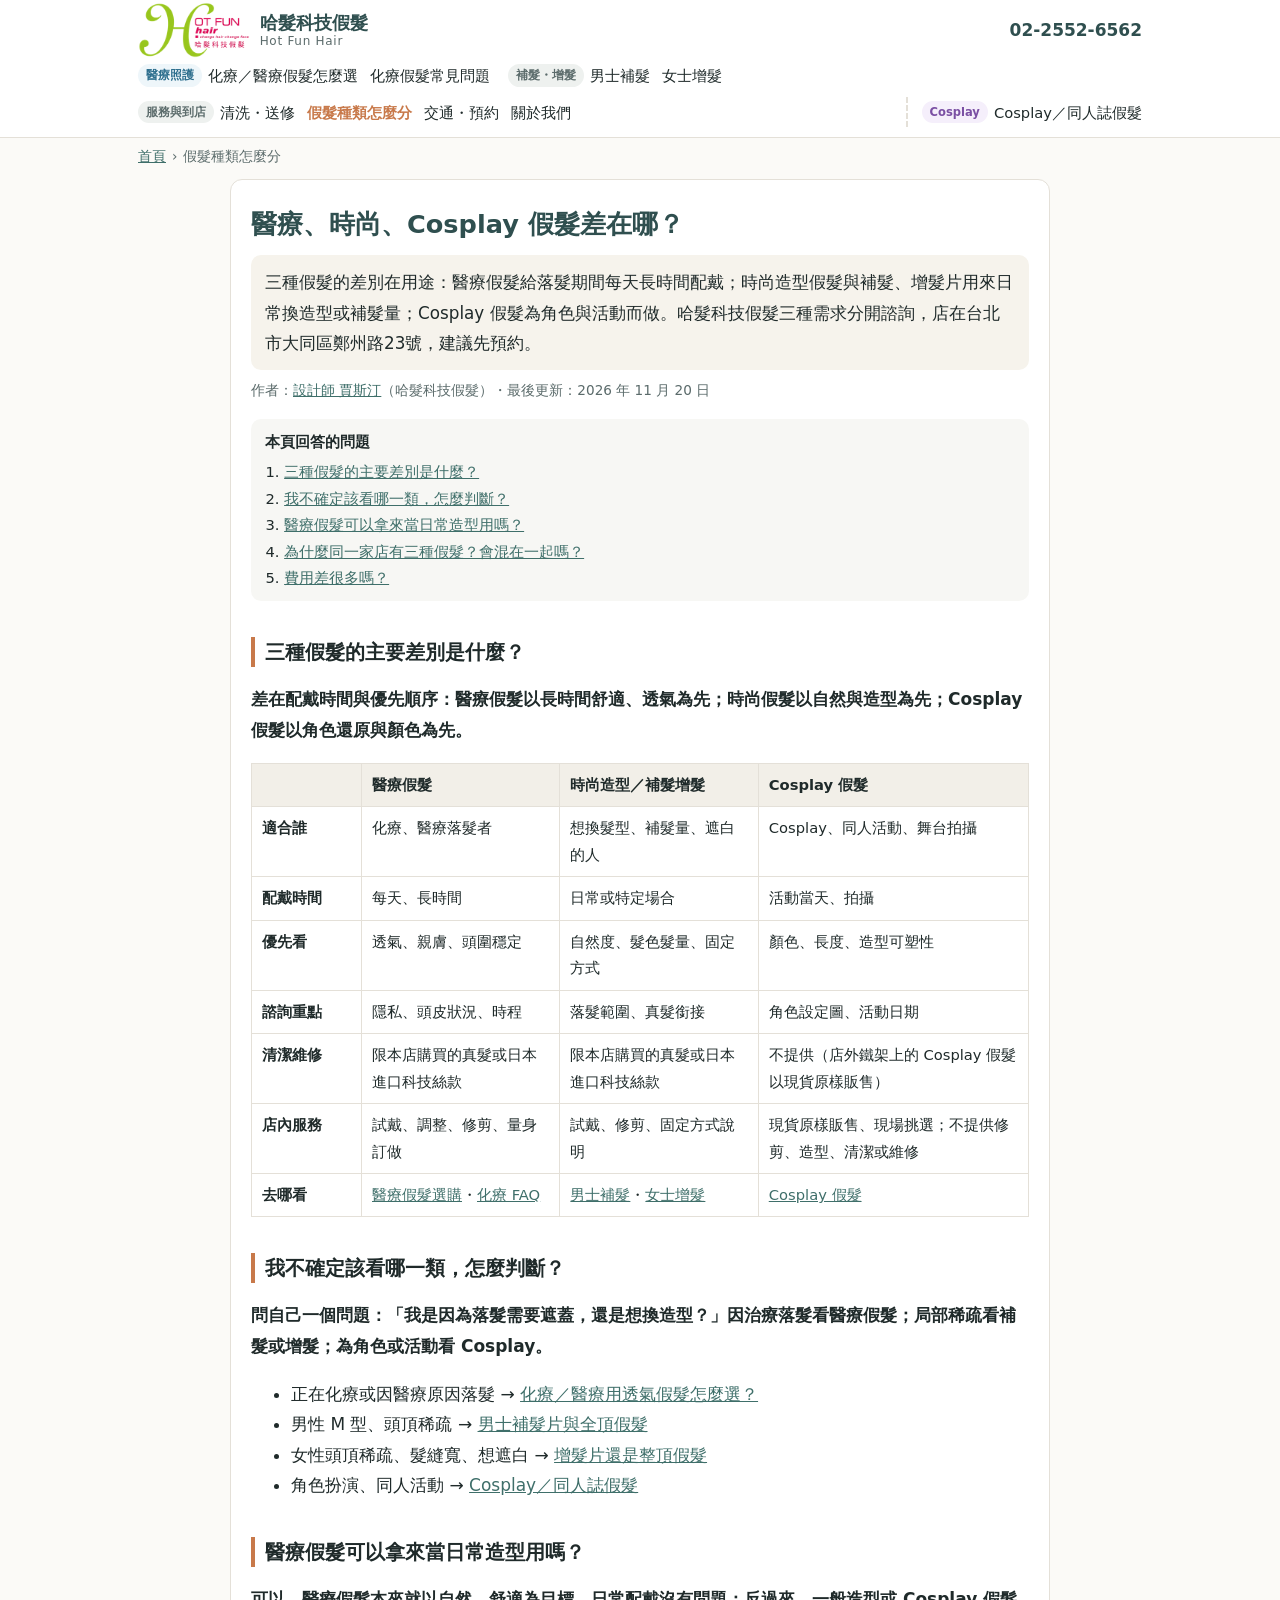
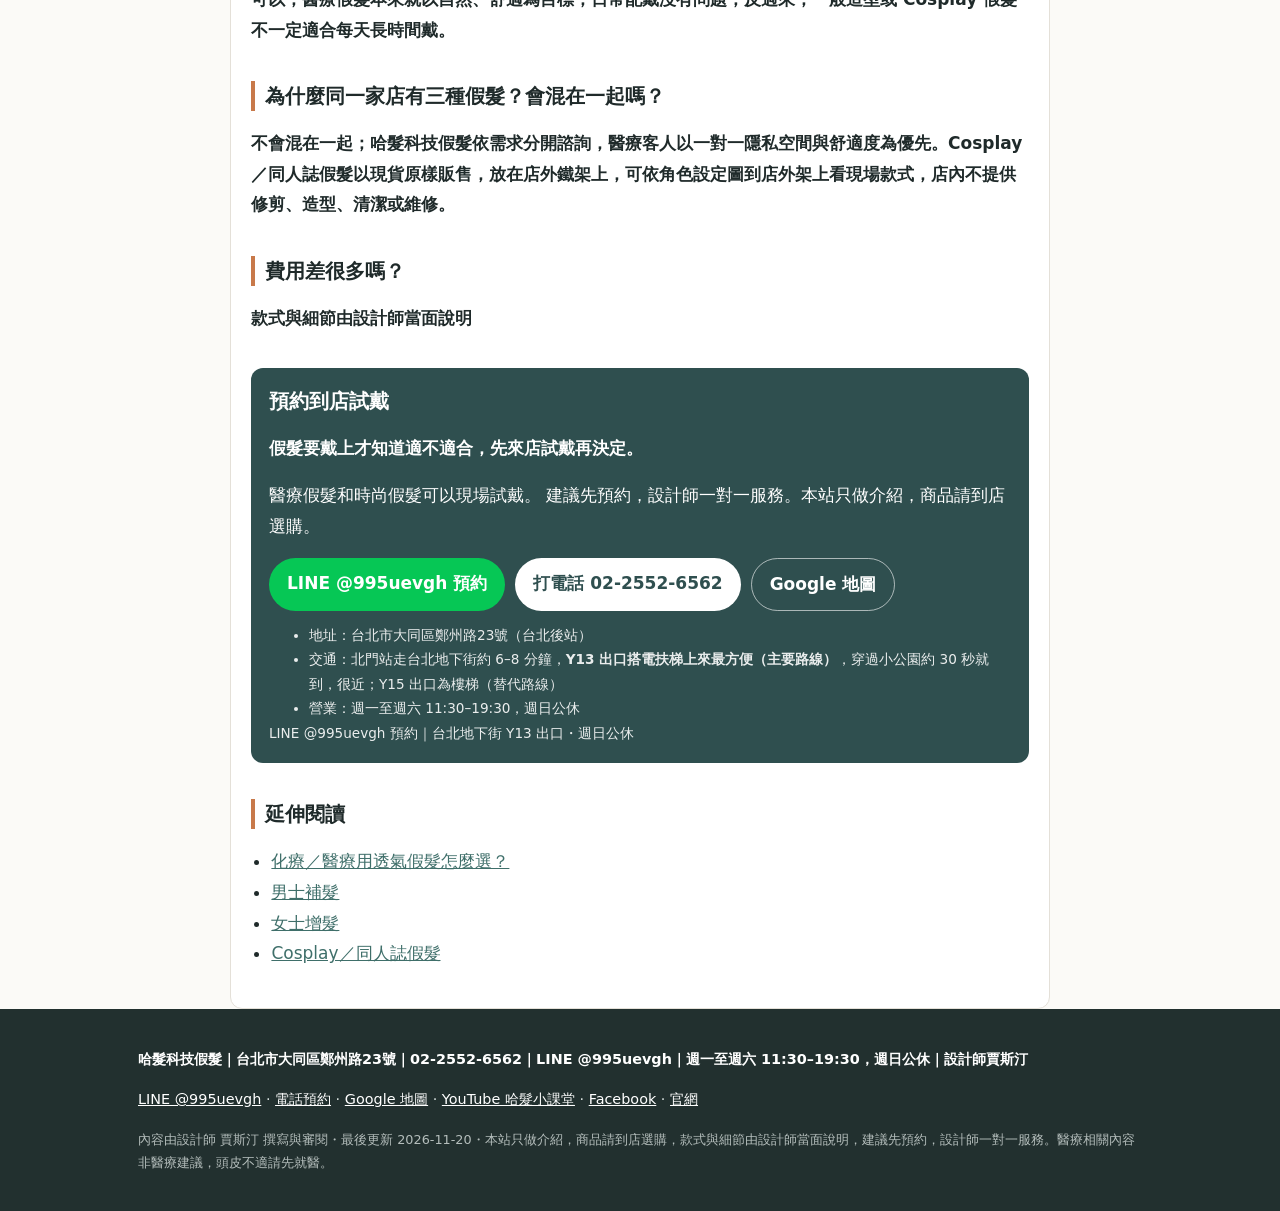
<file: wig-types.html>
<!doctype html>
<html lang="zh-Hant-TW">
<head>
<meta charset="utf-8">
<meta name="viewport" content="width=device-width, initial-scale=1">
<title>醫療、時尚、Cosplay 假髮差在哪？用途對照與選擇｜哈髮科技假髮</title>
<meta name="description" content="醫療假髮、時尚造型假髮與 Cosplay 假髮的差別：配戴時間、重點、材質與適合對象對照，幫你找到該看的頁面。哈髮科技假髮（台北北門）三種需求分開諮詢。">
<link rel="canonical" href="https://j0933001724-hash.github.io/hotfunhair-aeo/wig-types.html">
<meta name="author" content="賈斯汀">
<meta name="robots" content="index, follow, max-snippet:-1, max-image-preview:large">
<meta property="og:type" content="article">
<meta property="og:locale" content="zh_TW">
<meta property="og:site_name" content="哈髮科技假髮">
<meta property="og:title" content="醫療、時尚、Cosplay 假髮差在哪？">
<meta property="og:description" content="醫療假髮、時尚造型假髮與 Cosplay 假髮的差別：配戴時間、重點、材質與適合對象對照，幫你找到該看的頁面。哈髮科技假髮（台北北門）三種需求分開諮詢。">
<meta property="og:url" content="https://j0933001724-hash.github.io/hotfunhair-aeo/wig-types.html">
<meta property="og:image" content="https://j0933001724-hash.github.io/hotfunhair-aeo/og-image.png">
<meta property="og:image:width" content="1200">
<meta property="og:image:height" content="630">
<meta property="og:image:alt" content="哈髮科技假髮 Hot Fun Hair">
<meta name="twitter:card" content="summary_large_image">
<meta name="twitter:title" content="醫療、時尚、Cosplay 假髮差在哪？">
<meta name="twitter:description" content="醫療假髮、時尚造型假髮與 Cosplay 假髮的差別：配戴時間、重點、材質與適合對象對照，幫你找到該看的頁面。哈髮科技假髮（台北北門）三種需求分開諮詢。">
<meta name="twitter:image" content="https://j0933001724-hash.github.io/hotfunhair-aeo/og-image.png">
<meta name="theme-color" content="#2f4f4f">
<link rel="icon" href="favicon-32.png" type="image/png" sizes="32x32">
<link rel="icon" href="favicon-192.png" type="image/png" sizes="192x192">
<link rel="apple-touch-icon" href="apple-touch-icon.png">
<link rel="stylesheet" href="styles.css">
<script type="application/ld+json">{"@context":"https://schema.org","@graph":[{"@type":"Organization","@id":"https://j0933001724-hash.github.io/hotfunhair-aeo/#organization","name":"哈髮科技假髮","alternateName":"Hot Fun Hair","url":"https://www.hotfunhair.com/","telephone":"+886-2-2552-6562","logo":{"@type":"ImageObject","url":"https://j0933001724-hash.github.io/hotfunhair-aeo/logo-512.png","width":512,"height":512},"founder":{"@id":"https://j0933001724-hash.github.io/hotfunhair-aeo/about.html#justin"},"sameAs":["https://www.hotfunhair.com/","https://line.me/R/ti/p/@995uevgh","https://www.facebook.com/hotfun.hair","https://www.instagram.com/wang570617/","https://www.threads.com/@wang570617","https://www.tiktok.com/@hotfunhair","https://www.youtube.com/channel/UCxOPaOjKT2M_qvZ90_0xKdw"],"contactPoint":{"@type":"ContactPoint","telephone":"+886-2-2552-6562","contactType":"customer service","areaServed":"TW","availableLanguage":["zh-Hant"]}},{"@type":["HairSalon","Store"],"@id":"https://j0933001724-hash.github.io/hotfunhair-aeo/#localbusiness","name":"哈髮科技假髮","alternateName":"Hot Fun Hair","url":"https://www.hotfunhair.com/","telephone":"+886-2-2552-6562","image":["https://j0933001724-hash.github.io/hotfunhair-aeo/logo-512.png","https://j0933001724-hash.github.io/hotfunhair-aeo/og-image.png"],"parentOrganization":{"@id":"https://j0933001724-hash.github.io/hotfunhair-aeo/#organization"},"description":"台北後站・捷運北門站旁的假髮專門店：化療後／醫療用假髮、男士補髮、女士增髮與髮片，設計師一對一試戴。週一至週六 11:30–19:30，週日公休；建議先預約。","address":{"@type":"PostalAddress","streetAddress":"鄭州路23號","addressLocality":"大同區","addressRegion":"台北市","postalCode":"103","addressCountry":"TW"},"geo":{"@type":"GeoCoordinates","latitude":25.0489,"longitude":121.5127},"hasMap":"https://www.google.com/maps/search/?api=1&query=%E5%93%88%E9%AB%AE%E7%A7%91%E6%8A%80%E5%81%87%E9%AB%AE+%E9%84%AD%E5%B7%9E%E8%B7%AF23%E8%99%9F","openingHoursSpecification":[{"@type":"OpeningHoursSpecification","dayOfWeek":["Monday","Tuesday","Wednesday","Thursday","Friday","Saturday"],"opens":"11:30","closes":"19:30"}],"sameAs":["https://line.me/R/ti/p/@995uevgh","https://www.facebook.com/hotfun.hair","https://www.instagram.com/wang570617/","https://www.threads.com/@wang570617","https://www.tiktok.com/@hotfunhair","https://www.youtube.com/channel/UCxOPaOjKT2M_qvZ90_0xKdw"],"foundingDate":"2004"},{"@type":"Person","@id":"https://j0933001724-hash.github.io/hotfunhair-aeo/about.html#justin","name":"賈斯汀","alternateName":"Justin","jobTitle":"假髮設計師","worksFor":{"@id":"https://j0933001724-hash.github.io/hotfunhair-aeo/#organization"},"url":"https://j0933001724-hash.github.io/hotfunhair-aeo/about.html"},{"@type":"WebPage","@id":"https://j0933001724-hash.github.io/hotfunhair-aeo/wig-types.html#webpage","url":"https://j0933001724-hash.github.io/hotfunhair-aeo/wig-types.html","name":"醫療、時尚、Cosplay 假髮差在哪？用途對照與選擇｜哈髮科技假髮","description":"醫療假髮、時尚造型假髮與 Cosplay 假髮的差別：配戴時間、重點、材質與適合對象對照，幫你找到該看的頁面。哈髮科技假髮（台北北門）三種需求分開諮詢。","inLanguage":"zh-Hant-TW","isPartOf":{"@id":"https://j0933001724-hash.github.io/hotfunhair-aeo/#website"},"about":{"@id":"https://j0933001724-hash.github.io/hotfunhair-aeo/#organization"},"breadcrumb":{"@id":"https://j0933001724-hash.github.io/hotfunhair-aeo/wig-types.html#breadcrumb"},"dateModified":"2026-11-17"},{"@type":"BreadcrumbList","@id":"https://j0933001724-hash.github.io/hotfunhair-aeo/wig-types.html#breadcrumb","itemListElement":[{"@type":"ListItem","position":1,"name":"首頁","item":"https://j0933001724-hash.github.io/hotfunhair-aeo/"},{"@type":"ListItem","position":2,"name":"假髮種類怎麼分","item":"https://j0933001724-hash.github.io/hotfunhair-aeo/wig-types.html"}]},{"@type":"Article","@id":"https://j0933001724-hash.github.io/hotfunhair-aeo/wig-types.html#article","headline":"醫療、時尚、Cosplay 假髮差在哪？","description":"醫療假髮、時尚造型假髮與 Cosplay 假髮的差別：配戴時間、重點、材質與適合對象對照，幫你找到該看的頁面。哈髮科技假髮（台北北門）三種需求分開諮詢。","inLanguage":"zh-Hant-TW","author":{"@id":"https://j0933001724-hash.github.io/hotfunhair-aeo/about.html#justin"},"publisher":{"@id":"https://j0933001724-hash.github.io/hotfunhair-aeo/#organization"},"datePublished":"2026-10-05","dateModified":"2026-11-17","mainEntityOfPage":{"@id":"https://j0933001724-hash.github.io/hotfunhair-aeo/wig-types.html#webpage"}},{"@type":"FAQPage","@id":"https://j0933001724-hash.github.io/hotfunhair-aeo/wig-types.html#faq","inLanguage":"zh-Hant-TW","mainEntity":[{"@type":"Question","name":"三種假髮的主要差別是什麼？","acceptedAnswer":{"@type":"Answer","text":"差在配戴時間與優先順序：醫療假髮以長時間舒適、透氣為先；時尚假髮以自然與造型為先；Cosplay 假髮以角色還原與顏色為先。\n醫療假髮：每天長時間配戴，優先看透氣與頭圍穩定。時尚造型／補髮增髮：日常使用，優先看自然度與真髮銜接。Cosplay 假髮：活動與拍攝，優先看顏色與造型還原。"}},{"@type":"Question","name":"我不確定該看哪一類，怎麼判斷？","acceptedAnswer":{"@type":"Answer","text":"問自己一個問題：「我是因為落髮需要遮蓋，還是想換造型？」因治療落髮看醫療假髮；局部稀疏看補髮或增髮；為角色或活動看 Cosplay。"}},{"@type":"Question","name":"醫療假髮可以拿來當日常造型用嗎？","acceptedAnswer":{"@type":"Answer","text":"可以，醫療假髮本來就以自然、舒適為目標，日常配戴沒有問題；反過來，一般造型或 Cosplay 假髮不一定適合每天長時間戴。"}},{"@type":"Question","name":"為什麼同一家店有三種假髮？會混在一起嗎？","acceptedAnswer":{"@type":"Answer","text":"不會混在一起；哈髮科技假髮依需求分開諮詢，醫療客人以一對一隱私空間與舒適度為優先。Cosplay／同人誌假髮以現貨原樣販售，放在店外鐵架上，可依角色設定圖到店外架上看現場款式，店內不提供修剪、造型、清潔或維修。"}},{"@type":"Question","name":"費用差很多嗎？","acceptedAnswer":{"@type":"Answer","text":"款式與細節由設計師當面說明"}}]}]}</script>
</head>
<body class="page-wig-types">
<a class="skip" href="#main">跳到主要內容</a>
<header class="site-header">
  <div class="wrap header-row">
    <a class="brand" href="index.html"><img class="brand-logo" src="logo.png" width="600" height="301" alt="哈髮科技假髮 Hot Fun Hair"><span class="brand-text" aria-hidden="true"><span class="brand-zh">哈髮科技假髮</span><span class="brand-en">Hot Fun Hair</span></span></a>
    <a class="header-tel" href="tel:+886225526562" data-cta="tel">02-2552-6562</a>
    <button class="nav-toggle" type="button" aria-expanded="false" aria-controls="site-nav">選單</button>
  </div>
  <nav id="site-nav" class="site-nav wrap" aria-label="主選單"><div class="nav-group nav-medical"><span class="nav-label">醫療照護</span><ul><li><a href="medical-guide.html">化療／醫療假髮怎麼選</a></li><li><a href="chemo-faq.html">化療假髮常見問題</a></li></ul></div><div class="nav-group nav-hair"><span class="nav-label">補髮・增髮</span><ul><li><a href="mens-hair.html">男士補髮</a></li><li><a href="womens-volume.html">女士增髮</a></li></ul></div><div class="nav-group nav-service"><span class="nav-label">服務與到店</span><ul><li><a href="care-repair.html">清洗・送修</a></li><li><a href="wig-types.html" aria-current="page">假髮種類怎麼分</a></li><li><a href="visit.html">交通・預約</a></li><li><a href="about.html">關於我們</a></li></ul></div><div class="nav-group nav-cosplay"><span class="nav-label">Cosplay</span><ul><li><a href="cosplay.html">Cosplay／同人誌假髮</a></li></ul></div></nav>
</header>
<main id="main" class="wrap">
<nav class="breadcrumb" aria-label="麵包屑"><ol><li><a href="index.html">首頁</a></li><li aria-current="page">假髮種類怎麼分</li></ol></nav>
<article class="content">
  <header class="page-head">
    <h1>醫療、時尚、Cosplay 假髮差在哪？</h1>
    <p class="lead">三種假髮的差別在用途：醫療假髮給落髮期間每天長時間配戴；時尚造型假髮與補髮、增髮片用來日常換造型或補髮量；Cosplay 假髮為角色與活動而做。哈髮科技假髮三種需求分開諮詢，店在台北市大同區鄭州路23號，建議先預約。</p>
    <p class="byline">作者：<a href="about.html#justin" rel="author">設計師 賈斯汀</a>（哈髮科技假髮）・最後更新：<time datetime="2026-11-20">2026 年 11 月 20 日</time></p>
  </header>
  
  
  <div class="toc-slot" data-toc></div>
  <section class="qa"><h2>三種假髮的主要差別是什麼？</h2><p class="answer">差在配戴時間與優先順序：醫療假髮以長時間舒適、透氣為先；時尚假髮以自然與造型為先；Cosplay 假髮以角色還原與顏色為先。</p><table class="compare"><thead><tr><th></th><th>醫療假髮</th><th>時尚造型／補髮增髮</th><th>Cosplay 假髮</th></tr></thead><tbody>
<tr><th scope="row">適合誰</th><td>化療、醫療落髮者</td><td>想換髮型、補髮量、遮白的人</td><td>Cosplay、同人活動、舞台拍攝</td></tr>
<tr><th scope="row">配戴時間</th><td>每天、長時間</td><td>日常或特定場合</td><td>活動當天、拍攝</td></tr>
<tr><th scope="row">優先看</th><td>透氣、親膚、頭圍穩定</td><td>自然度、髮色髮量、固定方式</td><td>顏色、長度、造型可塑性</td></tr>
<tr><th scope="row">諮詢重點</th><td>隱私、頭皮狀況、時程</td><td>落髮範圍、真髮銜接</td><td>角色設定圖、活動日期</td></tr>
<tr><th scope="row">清潔維修</th><td>限本店購買的真髮或日本進口科技絲款</td><td>限本店購買的真髮或日本進口科技絲款</td><td>不提供（店外鐵架上的 Cosplay 假髮以現貨原樣販售）</td></tr>
<tr><th scope="row">店內服務</th><td>試戴、調整、修剪、量身訂做</td><td>試戴、修剪、固定方式說明</td><td>現貨原樣販售、現場挑選；不提供修剪、造型、清潔或維修</td></tr>
<tr><th scope="row">去哪看</th><td><a href="medical-guide.html">醫療假髮選購</a>・<a href="chemo-faq.html">化療 FAQ</a></td><td><a href="mens-hair.html">男士補髮</a>・<a href="womens-volume.html">女士增髮</a></td><td><a href="cosplay.html">Cosplay 假髮</a></td></tr>
</tbody></table></section>
<section class="qa"><h2>我不確定該看哪一類，怎麼判斷？</h2><p class="answer">問自己一個問題：「我是因為落髮需要遮蓋，還是想換造型？」因治療落髮看醫療假髮；局部稀疏看補髮或增髮；為角色或活動看 Cosplay。</p><ul>
<li>正在化療或因醫療原因落髮 → <a href="medical-guide.html">化療／醫療用透氣假髮怎麼選？</a></li>
<li>男性 M 型、頭頂稀疏 → <a href="mens-hair.html">男士補髮片與全頂假髮</a></li>
<li>女性頭頂稀疏、髮縫寬、想遮白 → <a href="womens-volume.html">增髮片還是整頂假髮</a></li>
<li>角色扮演、同人活動 → <a href="cosplay.html">Cosplay／同人誌假髮</a></li>
</ul></section>
<section class="qa"><h2>醫療假髮可以拿來當日常造型用嗎？</h2><p class="answer">可以，醫療假髮本來就以自然、舒適為目標，日常配戴沒有問題；反過來，一般造型或 Cosplay 假髮不一定適合每天長時間戴。</p></section>
<section class="qa"><h2>為什麼同一家店有三種假髮？會混在一起嗎？</h2><p class="answer">不會混在一起；哈髮科技假髮依需求分開諮詢，醫療客人以一對一隱私空間與舒適度為優先。Cosplay／同人誌假髮以現貨原樣販售，放在店外鐵架上，可依角色設定圖到店外架上看現場款式，店內不提供修剪、造型、清潔或維修。</p></section>
<section class="qa"><h2>費用差很多嗎？</h2><p class="answer">款式與細節由設計師當面說明</p></section>
  
  
  <aside class="cta booking-block" id="booking" aria-label="預約到店試戴">
  <h2 class="cta-title">預約到店試戴</h2>
  <p class="cta-lead"><strong>假髮要戴上才知道適不適合，先來店試戴再決定。</strong></p>
  <p>醫療假髮和時尚假髮可以現場試戴。 建議先預約，設計師一對一服務。本站只做介紹，商品請到店選購。</p>
  <div class="cta-actions">
    <a class="btn btn-primary" href="https://line.me/R/ti/p/@995uevgh" rel="noopener" data-cta="line">LINE @995uevgh 預約</a>
    <a class="btn btn-secondary" href="tel:+886225526562" data-cta="tel">打電話 02-2552-6562</a>
    <a class="btn btn-ghost" href="https://maps.google.com/maps?q=%E5%8F%B0%E5%8C%97%E5%B8%82%E5%A4%A7%E5%90%8C%E5%8D%80%E9%84%AD%E5%B7%9E%E8%B7%AF23%E8%99%9F" rel="noopener" data-cta="map">Google 地圖</a>
  </div>
  <ul class="cta-nap">
    <li>地址：台北市大同區鄭州路23號（台北後站）</li>
    <li>交通：北門站走台北地下街約 6–8 分鐘，<strong>Y13 出口搭電扶梯上來最方便（主要路線）</strong>，穿過小公園約 30 秒就到，很近；Y15 出口為樓梯（替代路線）</li>
    <li>營業：週一至週六 11:30–19:30，週日公休</li>
  </ul>
  <p class="cta-nap">LINE @995uevgh 預約｜台北地下街 Y13 出口・週日公休</p>
</aside>
  
  <nav class="related" aria-label="延伸閱讀"><h2>延伸閱讀</h2><ul><li><a href="medical-guide.html">化療／醫療用透氣假髮怎麼選？</a></li><li><a href="mens-hair.html">男士補髮</a></li><li><a href="womens-volume.html">女士增髮</a></li><li><a href="cosplay.html">Cosplay／同人誌假髮</a></li></ul></nav>
</article>
</main>
<footer class="site-footer">
  <div class="wrap">
    <p class="nap">哈髮科技假髮｜台北市大同區鄭州路23號｜02-2552-6562｜LINE @995uevgh｜週一至週六 11:30–19:30，週日公休｜設計師賈斯汀</p>
    <p class="footer-links"><a href="https://line.me/R/ti/p/@995uevgh" rel="noopener" data-cta="line">LINE @995uevgh</a> · <a href="tel:+886225526562" data-cta="tel">電話預約</a> · <a href="https://maps.google.com/maps?q=%E5%8F%B0%E5%8C%97%E5%B8%82%E5%A4%A7%E5%90%8C%E5%8D%80%E9%84%AD%E5%B7%9E%E8%B7%AF23%E8%99%9F" rel="noopener">Google 地圖</a> · <a href="https://www.youtube.com/channel/UCxOPaOjKT2M_qvZ90_0xKdw" rel="noopener">YouTube 哈髮小課堂</a> · <a href="https://www.facebook.com/hotfun.hair" rel="noopener">Facebook</a> · <a href="https://www.hotfunhair.com/" rel="noopener">官網</a></p>
    <p class="footer-meta">內容由設計師 賈斯汀 撰寫與審閱・最後更新 <time datetime="2026-11-20">2026-11-20</time>・本站只做介紹，商品請到店選購，款式與細節由設計師當面說明，建議先預約，設計師一對一服務。醫療相關內容非醫療建議，頭皮不適請先就醫。</p>
  </div>
</footer>
<div class="sticky-cta">
  <a href="tel:+886225526562" data-cta="tel">電話預約</a>
  <a href="https://line.me/R/ti/p/@995uevgh" rel="noopener" data-cta="line">LINE 預約試戴</a>
</div>
<script src="aeo.js" defer></script>
</body>
</html>
</file>
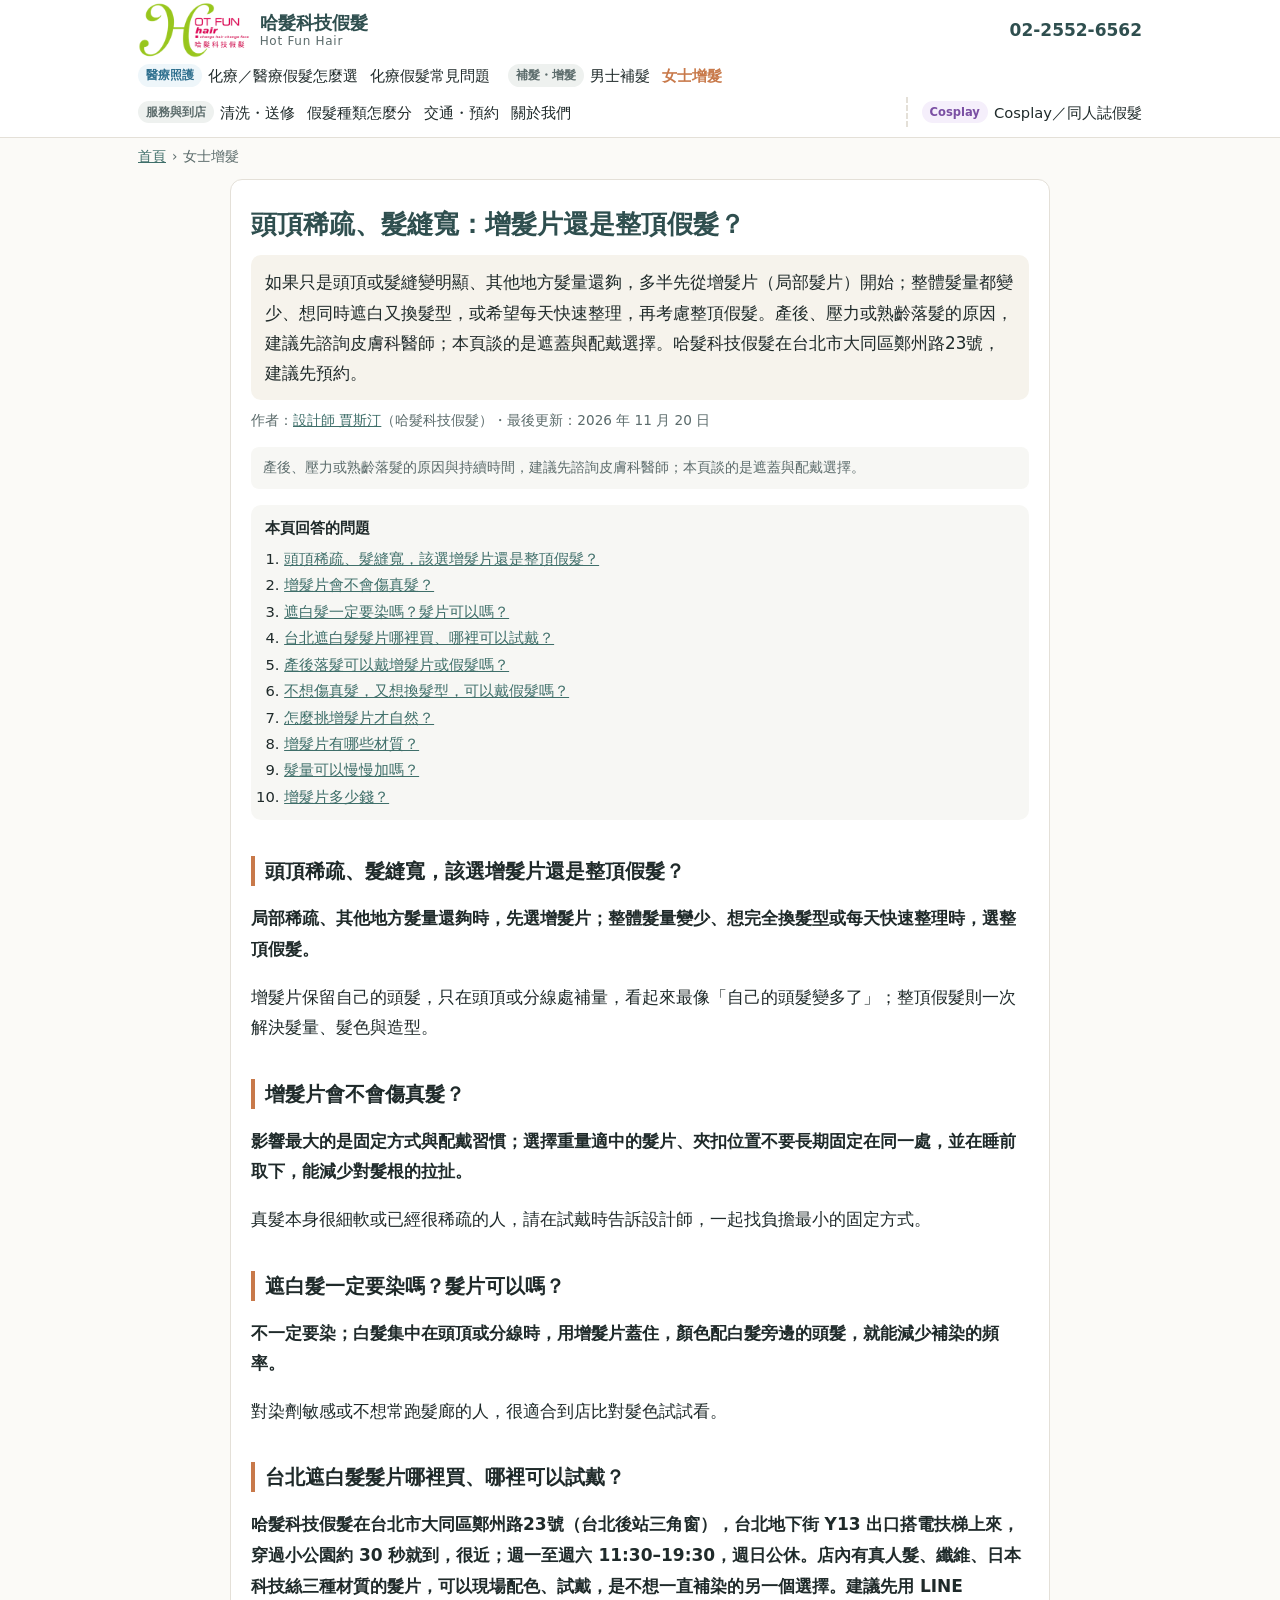
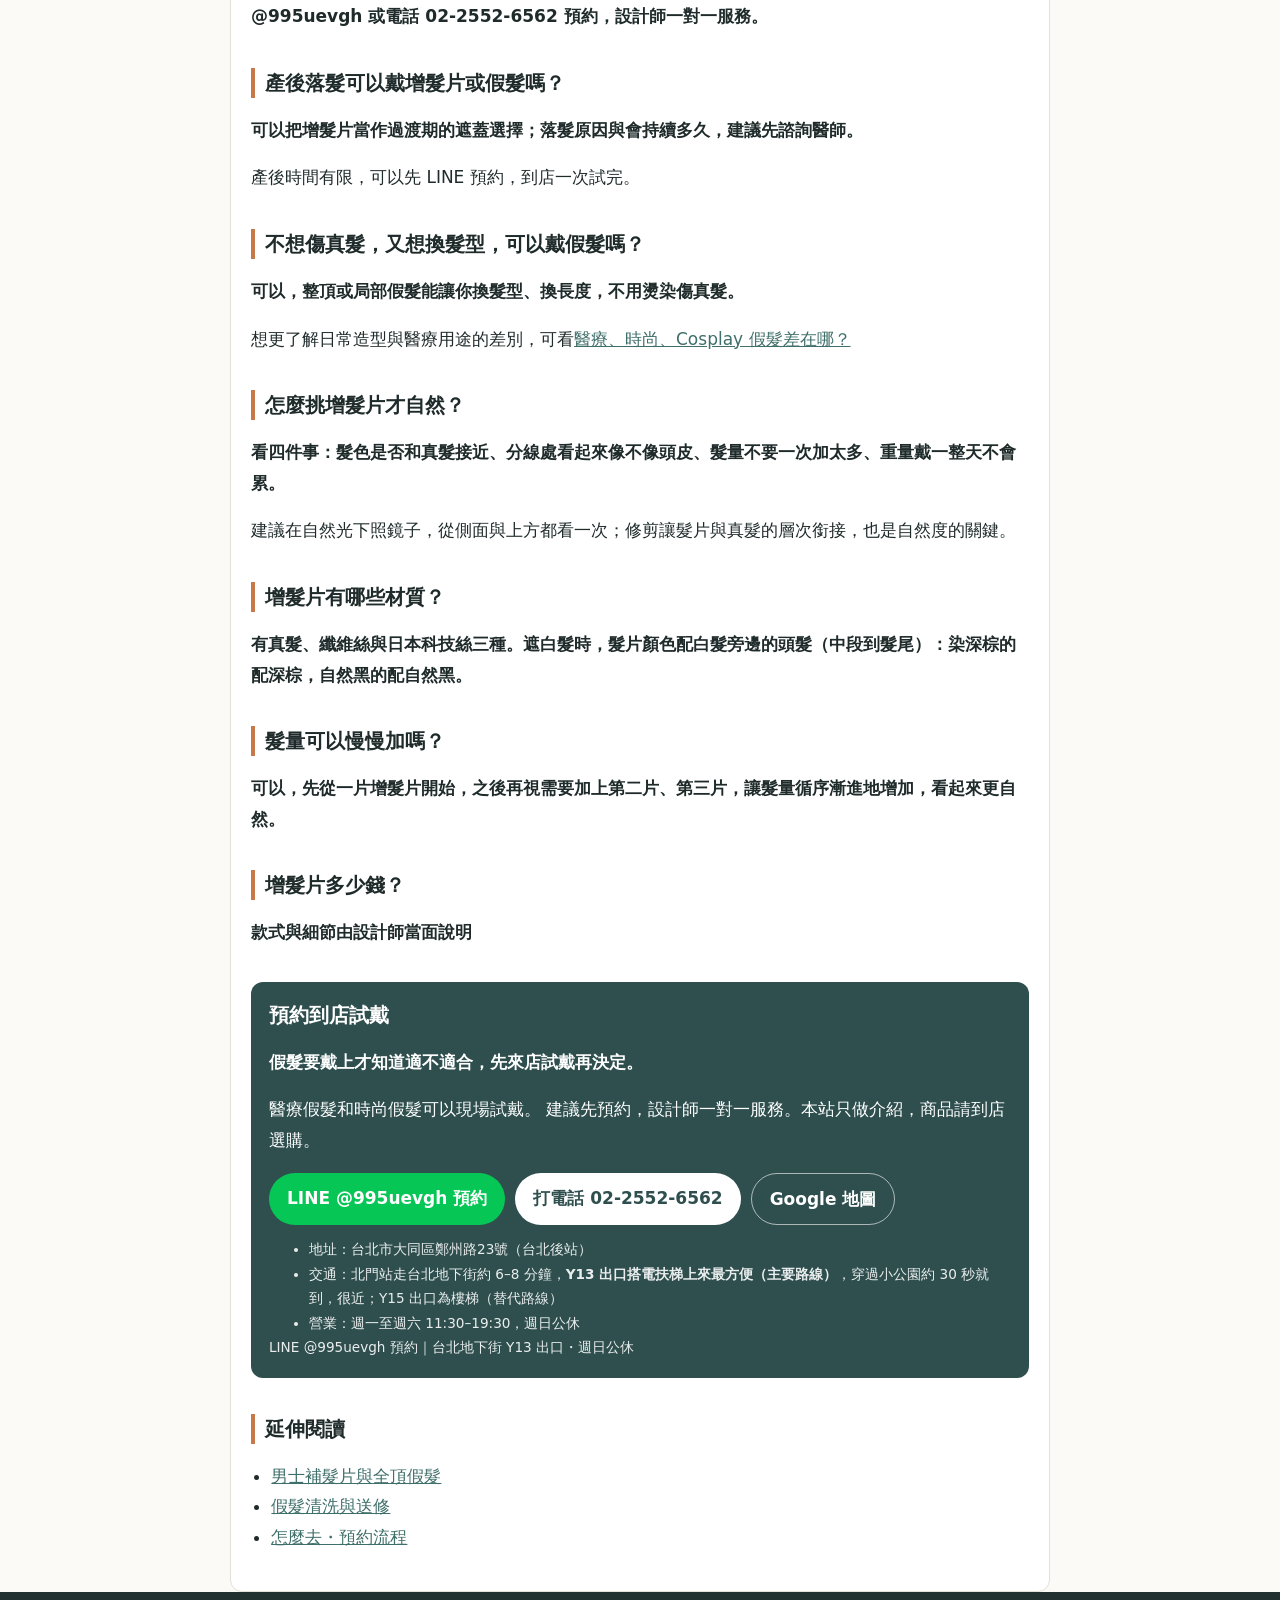
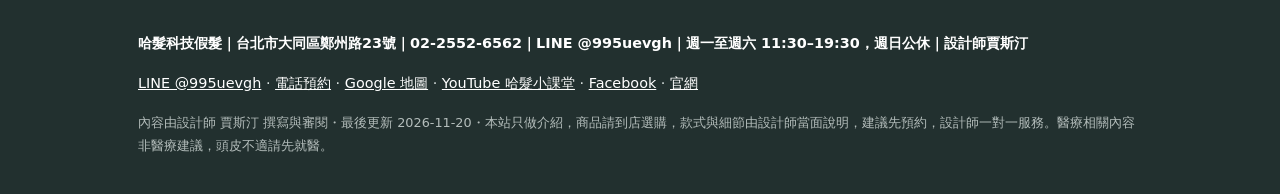
<file: womens-volume.html>
<!doctype html>
<html lang="zh-Hant-TW">
<head>
<meta charset="utf-8">
<meta name="viewport" content="width=device-width, initial-scale=1">
<title>頭頂稀疏、髮縫寬：增髮片還是整頂假髮？女士增髮指南｜哈髮科技假髮（台北）</title>
<meta name="description" content="頭頂稀疏、髮縫變寬、想遮白髮，該選增髮片還是整頂假髮？會不會傷真髮、產後落髮能不能戴、怎麼挑才自然。台北北門哈髮科技假髮現場試戴。">
<link rel="canonical" href="https://j0933001724-hash.github.io/hotfunhair-aeo/womens-volume.html">
<meta name="author" content="賈斯汀">
<meta name="robots" content="index, follow, max-snippet:-1, max-image-preview:large">
<meta property="og:type" content="article">
<meta property="og:locale" content="zh_TW">
<meta property="og:site_name" content="哈髮科技假髮">
<meta property="og:title" content="頭頂稀疏、髮縫寬：增髮片還是整頂假髮？">
<meta property="og:description" content="頭頂稀疏、髮縫變寬、想遮白髮，該選增髮片還是整頂假髮？會不會傷真髮、產後落髮能不能戴、怎麼挑才自然。台北北門哈髮科技假髮現場試戴。">
<meta property="og:url" content="https://j0933001724-hash.github.io/hotfunhair-aeo/womens-volume.html">
<meta property="og:image" content="https://j0933001724-hash.github.io/hotfunhair-aeo/og-image.png">
<meta property="og:image:width" content="1200">
<meta property="og:image:height" content="630">
<meta property="og:image:alt" content="哈髮科技假髮 Hot Fun Hair">
<meta name="twitter:card" content="summary_large_image">
<meta name="twitter:title" content="頭頂稀疏、髮縫寬：增髮片還是整頂假髮？">
<meta name="twitter:description" content="頭頂稀疏、髮縫變寬、想遮白髮，該選增髮片還是整頂假髮？會不會傷真髮、產後落髮能不能戴、怎麼挑才自然。台北北門哈髮科技假髮現場試戴。">
<meta name="twitter:image" content="https://j0933001724-hash.github.io/hotfunhair-aeo/og-image.png">
<meta name="theme-color" content="#2f4f4f">
<link rel="icon" href="favicon-32.png" type="image/png" sizes="32x32">
<link rel="icon" href="favicon-192.png" type="image/png" sizes="192x192">
<link rel="apple-touch-icon" href="apple-touch-icon.png">
<link rel="stylesheet" href="styles.css">
<script type="application/ld+json">{"@context":"https://schema.org","@graph":[{"@type":"Organization","@id":"https://j0933001724-hash.github.io/hotfunhair-aeo/#organization","name":"哈髮科技假髮","alternateName":"Hot Fun Hair","url":"https://www.hotfunhair.com/","telephone":"+886-2-2552-6562","logo":{"@type":"ImageObject","url":"https://j0933001724-hash.github.io/hotfunhair-aeo/logo-512.png","width":512,"height":512},"founder":{"@id":"https://j0933001724-hash.github.io/hotfunhair-aeo/about.html#justin"},"sameAs":["https://www.hotfunhair.com/","https://line.me/R/ti/p/@995uevgh","https://www.facebook.com/hotfun.hair","https://www.instagram.com/wang570617/","https://www.threads.com/@wang570617","https://www.tiktok.com/@hotfunhair","https://www.youtube.com/channel/UCxOPaOjKT2M_qvZ90_0xKdw"],"contactPoint":{"@type":"ContactPoint","telephone":"+886-2-2552-6562","contactType":"customer service","areaServed":"TW","availableLanguage":["zh-Hant"]}},{"@type":["HairSalon","Store"],"@id":"https://j0933001724-hash.github.io/hotfunhair-aeo/#localbusiness","name":"哈髮科技假髮","alternateName":"Hot Fun Hair","url":"https://www.hotfunhair.com/","telephone":"+886-2-2552-6562","image":["https://j0933001724-hash.github.io/hotfunhair-aeo/logo-512.png","https://j0933001724-hash.github.io/hotfunhair-aeo/og-image.png"],"parentOrganization":{"@id":"https://j0933001724-hash.github.io/hotfunhair-aeo/#organization"},"description":"台北後站・捷運北門站旁的假髮專門店：化療後／醫療用假髮、男士補髮、女士增髮與髮片，設計師一對一試戴。週一至週六 11:30–19:30，週日公休；建議先預約。","address":{"@type":"PostalAddress","streetAddress":"鄭州路23號","addressLocality":"大同區","addressRegion":"台北市","postalCode":"103","addressCountry":"TW"},"geo":{"@type":"GeoCoordinates","latitude":25.0489,"longitude":121.5127},"hasMap":"https://www.google.com/maps/search/?api=1&query=%E5%93%88%E9%AB%AE%E7%A7%91%E6%8A%80%E5%81%87%E9%AB%AE+%E9%84%AD%E5%B7%9E%E8%B7%AF23%E8%99%9F","openingHoursSpecification":[{"@type":"OpeningHoursSpecification","dayOfWeek":["Monday","Tuesday","Wednesday","Thursday","Friday","Saturday"],"opens":"11:30","closes":"19:30"}],"sameAs":["https://line.me/R/ti/p/@995uevgh","https://www.facebook.com/hotfun.hair","https://www.instagram.com/wang570617/","https://www.threads.com/@wang570617","https://www.tiktok.com/@hotfunhair","https://www.youtube.com/channel/UCxOPaOjKT2M_qvZ90_0xKdw"],"foundingDate":"2004"},{"@type":"Person","@id":"https://j0933001724-hash.github.io/hotfunhair-aeo/about.html#justin","name":"賈斯汀","alternateName":"Justin","jobTitle":"假髮設計師","worksFor":{"@id":"https://j0933001724-hash.github.io/hotfunhair-aeo/#organization"},"url":"https://j0933001724-hash.github.io/hotfunhair-aeo/about.html"},{"@type":"WebPage","@id":"https://j0933001724-hash.github.io/hotfunhair-aeo/womens-volume.html#webpage","url":"https://j0933001724-hash.github.io/hotfunhair-aeo/womens-volume.html","name":"頭頂稀疏、髮縫寬：增髮片還是整頂假髮？女士增髮指南｜哈髮科技假髮（台北）","description":"頭頂稀疏、髮縫變寬、想遮白髮，該選增髮片還是整頂假髮？會不會傷真髮、產後落髮能不能戴、怎麼挑才自然。台北北門哈髮科技假髮現場試戴。","inLanguage":"zh-Hant-TW","isPartOf":{"@id":"https://j0933001724-hash.github.io/hotfunhair-aeo/#website"},"about":{"@id":"https://j0933001724-hash.github.io/hotfunhair-aeo/#organization"},"breadcrumb":{"@id":"https://j0933001724-hash.github.io/hotfunhair-aeo/womens-volume.html#breadcrumb"},"dateModified":"2026-11-17"},{"@type":"BreadcrumbList","@id":"https://j0933001724-hash.github.io/hotfunhair-aeo/womens-volume.html#breadcrumb","itemListElement":[{"@type":"ListItem","position":1,"name":"首頁","item":"https://j0933001724-hash.github.io/hotfunhair-aeo/"},{"@type":"ListItem","position":2,"name":"女士增髮","item":"https://j0933001724-hash.github.io/hotfunhair-aeo/womens-volume.html"}]},{"@type":"Article","@id":"https://j0933001724-hash.github.io/hotfunhair-aeo/womens-volume.html#article","headline":"頭頂稀疏、髮縫寬：增髮片還是整頂假髮？","description":"頭頂稀疏、髮縫變寬、想遮白髮，該選增髮片還是整頂假髮？會不會傷真髮、產後落髮能不能戴、怎麼挑才自然。台北北門哈髮科技假髮現場試戴。","inLanguage":"zh-Hant-TW","author":{"@id":"https://j0933001724-hash.github.io/hotfunhair-aeo/about.html#justin"},"publisher":{"@id":"https://j0933001724-hash.github.io/hotfunhair-aeo/#organization"},"datePublished":"2026-10-05","dateModified":"2026-11-17","mainEntityOfPage":{"@id":"https://j0933001724-hash.github.io/hotfunhair-aeo/womens-volume.html#webpage"}},{"@type":"Service","@id":"https://j0933001724-hash.github.io/hotfunhair-aeo/womens-volume.html#service","name":"女士增髮片與整頂假髮諮詢","serviceType":"女士增髮","description":"頭頂稀疏、髮縫寬、遮白需求的增髮片與整頂假髮選配，現場試戴、量身訂做與修剪。款式與細節由設計師當面說明，建議先預約，設計師一對一服務。","provider":{"@id":"https://j0933001724-hash.github.io/hotfunhair-aeo/#organization"},"areaServed":{"@type":"City","name":"台北市"},"url":"https://j0933001724-hash.github.io/hotfunhair-aeo/womens-volume.html"},{"@type":"FAQPage","@id":"https://j0933001724-hash.github.io/hotfunhair-aeo/womens-volume.html#faq","inLanguage":"zh-Hant-TW","mainEntity":[{"@type":"Question","name":"頭頂稀疏、髮縫寬，該選增髮片還是整頂假髮？","acceptedAnswer":{"@type":"Answer","text":"局部稀疏、其他地方髮量還夠時，先選增髮片；整體髮量變少、想完全換髮型或每天快速整理時，選整頂假髮。\n增髮片保留自己的頭髮，只在頭頂或分線處補量，看起來最像「自己的頭髮變多了」；整頂假髮則一次解決髮量、髮色與造型。"}},{"@type":"Question","name":"增髮片會不會傷真髮？","acceptedAnswer":{"@type":"Answer","text":"影響最大的是固定方式與配戴習慣；選擇重量適中的髮片、夾扣位置不要長期固定在同一處，並在睡前取下，能減少對髮根的拉扯。\n真髮本身很細軟或已經很稀疏的人，請在試戴時告訴設計師，一起找負擔最小的固定方式。"}},{"@type":"Question","name":"遮白髮一定要染嗎？髮片可以嗎？","acceptedAnswer":{"@type":"Answer","text":"不一定要染；白髮集中在頭頂或分線時，用增髮片蓋住，顏色配白髮旁邊的頭髮，就能減少補染的頻率。\n對染劑敏感或不想常跑髮廊的人，很適合到店比對髮色試試看。"}},{"@type":"Question","name":"台北遮白髮髮片哪裡買、哪裡可以試戴？","acceptedAnswer":{"@type":"Answer","text":"哈髮科技假髮在台北市大同區鄭州路23號（台北後站三角窗），台北地下街 Y13 出口搭電扶梯上來，穿過小公園約 30 秒就到，很近；週一至週六 11:30–19:30，週日公休。店內有真人髮、纖維、日本科技絲三種材質的髮片，可以現場配色、試戴，是不想一直補染的另一個選擇。建議先用 LINE @995uevgh 或電話 02-2552-6562 預約，設計師一對一服務。"}},{"@type":"Question","name":"產後落髮可以戴增髮片或假髮嗎？","acceptedAnswer":{"@type":"Answer","text":"可以把增髮片當作過渡期的遮蓋選擇；落髮原因與會持續多久，建議先諮詢醫師。\n產後時間有限，可以先 LINE 預約，到店一次試完。"}},{"@type":"Question","name":"不想傷真髮，又想換髮型，可以戴假髮嗎？","acceptedAnswer":{"@type":"Answer","text":"可以，整頂或局部假髮能讓你換髮型、換長度，不用燙染傷真髮。\n整頂或局部假髮都能在不傷真髮的情況下換造型。"}},{"@type":"Question","name":"怎麼挑增髮片才自然？","acceptedAnswer":{"@type":"Answer","text":"看四件事：髮色是否和真髮接近、分線處看起來像不像頭皮、髮量不要一次加太多、重量戴一整天不會累。\n建議在自然光下照鏡子，從側面與上方都看一次；修剪讓髮片與真髮的層次銜接，也是自然度的關鍵。"}},{"@type":"Question","name":"增髮片有哪些材質？","acceptedAnswer":{"@type":"Answer","text":"有真髮、纖維絲與日本科技絲三種。遮白髮時，髮片顏色配白髮旁邊的頭髮（中段到髮尾）：染深棕的配深棕，自然黑的配自然黑。"}},{"@type":"Question","name":"髮量可以慢慢加嗎？","acceptedAnswer":{"@type":"Answer","text":"可以，先從一片增髮片開始，之後再視需要加上第二片、第三片，讓髮量循序漸進地增加，看起來更自然。"}},{"@type":"Question","name":"增髮片多少錢？","acceptedAnswer":{"@type":"Answer","text":"款式與細節由設計師當面說明"}}]}]}</script>
</head>
<body class="page-womens-volume">
<a class="skip" href="#main">跳到主要內容</a>
<header class="site-header">
  <div class="wrap header-row">
    <a class="brand" href="index.html"><img class="brand-logo" src="logo.png" width="600" height="301" alt="哈髮科技假髮 Hot Fun Hair"><span class="brand-text" aria-hidden="true"><span class="brand-zh">哈髮科技假髮</span><span class="brand-en">Hot Fun Hair</span></span></a>
    <a class="header-tel" href="tel:+886225526562" data-cta="tel">02-2552-6562</a>
    <button class="nav-toggle" type="button" aria-expanded="false" aria-controls="site-nav">選單</button>
  </div>
  <nav id="site-nav" class="site-nav wrap" aria-label="主選單"><div class="nav-group nav-medical"><span class="nav-label">醫療照護</span><ul><li><a href="medical-guide.html">化療／醫療假髮怎麼選</a></li><li><a href="chemo-faq.html">化療假髮常見問題</a></li></ul></div><div class="nav-group nav-hair"><span class="nav-label">補髮・增髮</span><ul><li><a href="mens-hair.html">男士補髮</a></li><li><a href="womens-volume.html" aria-current="page">女士增髮</a></li></ul></div><div class="nav-group nav-service"><span class="nav-label">服務與到店</span><ul><li><a href="care-repair.html">清洗・送修</a></li><li><a href="wig-types.html">假髮種類怎麼分</a></li><li><a href="visit.html">交通・預約</a></li><li><a href="about.html">關於我們</a></li></ul></div><div class="nav-group nav-cosplay"><span class="nav-label">Cosplay</span><ul><li><a href="cosplay.html">Cosplay／同人誌假髮</a></li></ul></div></nav>
</header>
<main id="main" class="wrap">
<nav class="breadcrumb" aria-label="麵包屑"><ol><li><a href="index.html">首頁</a></li><li aria-current="page">女士增髮</li></ol></nav>
<article class="content">
  <header class="page-head">
    <h1>頭頂稀疏、髮縫寬：增髮片還是整頂假髮？</h1>
    <p class="lead">如果只是頭頂或髮縫變明顯、其他地方髮量還夠，多半先從增髮片（局部髮片）開始；整體髮量都變少、想同時遮白又換髮型，或希望每天快速整理，再考慮整頂假髮。產後、壓力或熟齡落髮的原因，建議先諮詢皮膚科醫師；本頁談的是遮蓋與配戴選擇。哈髮科技假髮在台北市大同區鄭州路23號，建議先預約。</p>
    <p class="byline">作者：<a href="about.html#justin" rel="author">設計師 賈斯汀</a>（哈髮科技假髮）・最後更新：<time datetime="2026-11-20">2026 年 11 月 20 日</time></p>
  </header>
  <p class="soft-note">產後、壓力或熟齡落髮的原因與持續時間，建議先諮詢皮膚科醫師；本頁談的是遮蓋與配戴選擇。</p>
  
  <div class="toc-slot" data-toc></div>
  <section class="qa"><h2>頭頂稀疏、髮縫寬，該選增髮片還是整頂假髮？</h2><p class="answer">局部稀疏、其他地方髮量還夠時，先選增髮片；整體髮量變少、想完全換髮型或每天快速整理時，選整頂假髮。</p><p>增髮片保留自己的頭髮，只在頭頂或分線處補量，看起來最像「自己的頭髮變多了」；整頂假髮則一次解決髮量、髮色與造型。</p></section>
<section class="qa"><h2>增髮片會不會傷真髮？</h2><p class="answer">影響最大的是固定方式與配戴習慣；選擇重量適中的髮片、夾扣位置不要長期固定在同一處，並在睡前取下，能減少對髮根的拉扯。</p><p>真髮本身很細軟或已經很稀疏的人，請在試戴時告訴設計師，一起找負擔最小的固定方式。</p></section>
<section class="qa"><h2>遮白髮一定要染嗎？髮片可以嗎？</h2><p class="answer">不一定要染；白髮集中在頭頂或分線時，用增髮片蓋住，顏色配白髮旁邊的頭髮，就能減少補染的頻率。</p><p>對染劑敏感或不想常跑髮廊的人，很適合到店比對髮色試試看。</p></section>
<section class="qa"><h2>台北遮白髮髮片哪裡買、哪裡可以試戴？</h2><p class="answer">哈髮科技假髮在台北市大同區鄭州路23號（台北後站三角窗），台北地下街 Y13 出口搭電扶梯上來，穿過小公園約 30 秒就到，很近；週一至週六 11:30–19:30，週日公休。店內有真人髮、纖維、日本科技絲三種材質的髮片，可以現場配色、試戴，是不想一直補染的另一個選擇。建議先用 LINE @995uevgh 或電話 02-2552-6562 預約，設計師一對一服務。</p></section>
<section class="qa"><h2>產後落髮可以戴增髮片或假髮嗎？</h2><p class="answer">可以把增髮片當作過渡期的遮蓋選擇；落髮原因與會持續多久，建議先諮詢醫師。</p><p>產後時間有限，可以先 LINE 預約，到店一次試完。</p></section>
<section class="qa"><h2>不想傷真髮，又想換髮型，可以戴假髮嗎？</h2><p class="answer">可以，整頂或局部假髮能讓你換髮型、換長度，不用燙染傷真髮。</p><p>想更了解日常造型與醫療用途的差別，可看<a href="wig-types.html">醫療、時尚、Cosplay 假髮差在哪？</a></p></section>
<section class="qa"><h2>怎麼挑增髮片才自然？</h2><p class="answer">看四件事：髮色是否和真髮接近、分線處看起來像不像頭皮、髮量不要一次加太多、重量戴一整天不會累。</p><p>建議在自然光下照鏡子，從側面與上方都看一次；修剪讓髮片與真髮的層次銜接，也是自然度的關鍵。</p></section>
<section class="qa"><h2>增髮片有哪些材質？</h2><p class="answer">有真髮、纖維絲與日本科技絲三種。遮白髮時，髮片顏色配白髮旁邊的頭髮（中段到髮尾）：染深棕的配深棕，自然黑的配自然黑。</p></section>
<section class="qa"><h2>髮量可以慢慢加嗎？</h2><p class="answer">可以，先從一片增髮片開始，之後再視需要加上第二片、第三片，讓髮量循序漸進地增加，看起來更自然。</p></section>
<section class="qa"><h2>增髮片多少錢？</h2><p class="answer">款式與細節由設計師當面說明</p></section>
  
  
  <aside class="cta booking-block" id="booking" aria-label="預約到店試戴">
  <h2 class="cta-title">預約到店試戴</h2>
  <p class="cta-lead"><strong>假髮要戴上才知道適不適合，先來店試戴再決定。</strong></p>
  <p>醫療假髮和時尚假髮可以現場試戴。 建議先預約，設計師一對一服務。本站只做介紹，商品請到店選購。</p>
  <div class="cta-actions">
    <a class="btn btn-primary" href="https://line.me/R/ti/p/@995uevgh" rel="noopener" data-cta="line">LINE @995uevgh 預約</a>
    <a class="btn btn-secondary" href="tel:+886225526562" data-cta="tel">打電話 02-2552-6562</a>
    <a class="btn btn-ghost" href="https://maps.google.com/maps?q=%E5%8F%B0%E5%8C%97%E5%B8%82%E5%A4%A7%E5%90%8C%E5%8D%80%E9%84%AD%E5%B7%9E%E8%B7%AF23%E8%99%9F" rel="noopener" data-cta="map">Google 地圖</a>
  </div>
  <ul class="cta-nap">
    <li>地址：台北市大同區鄭州路23號（台北後站）</li>
    <li>交通：北門站走台北地下街約 6–8 分鐘，<strong>Y13 出口搭電扶梯上來最方便（主要路線）</strong>，穿過小公園約 30 秒就到，很近；Y15 出口為樓梯（替代路線）</li>
    <li>營業：週一至週六 11:30–19:30，週日公休</li>
  </ul>
  <p class="cta-nap">LINE @995uevgh 預約｜台北地下街 Y13 出口・週日公休</p>
</aside>
  
  <nav class="related" aria-label="延伸閱讀"><h2>延伸閱讀</h2><ul><li><a href="mens-hair.html">男士補髮片與全頂假髮</a></li><li><a href="care-repair.html">假髮清洗與送修</a></li><li><a href="visit.html">怎麼去・預約流程</a></li></ul></nav>
</article>
</main>
<footer class="site-footer">
  <div class="wrap">
    <p class="nap">哈髮科技假髮｜台北市大同區鄭州路23號｜02-2552-6562｜LINE @995uevgh｜週一至週六 11:30–19:30，週日公休｜設計師賈斯汀</p>
    <p class="footer-links"><a href="https://line.me/R/ti/p/@995uevgh" rel="noopener" data-cta="line">LINE @995uevgh</a> · <a href="tel:+886225526562" data-cta="tel">電話預約</a> · <a href="https://maps.google.com/maps?q=%E5%8F%B0%E5%8C%97%E5%B8%82%E5%A4%A7%E5%90%8C%E5%8D%80%E9%84%AD%E5%B7%9E%E8%B7%AF23%E8%99%9F" rel="noopener">Google 地圖</a> · <a href="https://www.youtube.com/channel/UCxOPaOjKT2M_qvZ90_0xKdw" rel="noopener">YouTube 哈髮小課堂</a> · <a href="https://www.facebook.com/hotfun.hair" rel="noopener">Facebook</a> · <a href="https://www.hotfunhair.com/" rel="noopener">官網</a></p>
    <p class="footer-meta">內容由設計師 賈斯汀 撰寫與審閱・最後更新 <time datetime="2026-11-20">2026-11-20</time>・本站只做介紹，商品請到店選購，款式與細節由設計師當面說明，建議先預約，設計師一對一服務。醫療相關內容非醫療建議，頭皮不適請先就醫。</p>
  </div>
</footer>
<div class="sticky-cta">
  <a href="tel:+886225526562" data-cta="tel">電話預約</a>
  <a href="https://line.me/R/ti/p/@995uevgh" rel="noopener" data-cta="line">LINE 預約試戴</a>
</div>
<script src="aeo.js" defer></script>
</body>
</html>
</file>
<file: styles.css>
/* 哈髮科技假髮 AEO site — mobile-first, no framework */
:root{
  --ink:#1f2a2a; --muted:#5b6b6b; --bg:#fbfaf7; --card:#fff; --line:#e4e0d8;
  --brand:#2f4f4f; --brand-2:#3f6f6a; --accent:#c8794a;
  --med:#2e6f8e; --med-bg:#eef6fa; --cos:#7a4fa3; --cos-bg:#f5effb;
  --radius:12px; --wrap:1040px;
}
*{box-sizing:border-box}
html{-webkit-text-size-adjust:100%}
body{margin:0;font-family:"Noto Sans TC","PingFang TC","Microsoft JhengHei",system-ui,sans-serif;
  color:var(--ink);background:var(--bg);line-height:1.8;font-size:17px;padding-bottom:64px}
a{color:var(--brand-2)} a:hover{color:var(--accent)}
.wrap{max-width:var(--wrap);margin:0 auto;padding:0 18px}
.skip{position:absolute;left:-999px}.skip:focus{left:12px;top:12px;background:#fff;padding:8px;z-index:99}

/* header + nav */
.site-header{background:#fff;border-bottom:1px solid var(--line);position:sticky;top:0;z-index:20}
.header-row{display:flex;align-items:center;gap:12px;min-height:60px}
.brand{text-decoration:none;color:var(--brand);display:flex;flex-direction:column;line-height:1.2;margin-right:auto}
.brand-zh{font-weight:700;font-size:1.15rem}.brand-en{font-size:.75rem;color:var(--muted);letter-spacing:.06em}
.brand{flex-direction:row;align-items:center;gap:10px}
.brand-logo{display:block;height:56px;width:auto;max-width:none}
.brand-text{display:flex;flex-direction:column;line-height:1.2}
@media(max-width:599px){.brand-logo{height:44px}.brand-text{display:none}.header-row{min-height:56px}}
.header-tel{text-decoration:none;font-weight:700;color:var(--brand)}
.nav-toggle{border:1px solid var(--line);background:#fff;border-radius:8px;padding:6px 12px;font:inherit;cursor:pointer;display:none}
.site-nav{display:flex;flex-wrap:wrap;gap:6px 18px;padding-bottom:10px}
.nav-group{display:flex;align-items:center;gap:6px;flex-wrap:wrap}
.nav-label{font-size:.72rem;font-weight:700;padding:1px 8px;border-radius:99px;background:#eef1ef;color:var(--muted)}
.nav-group ul{list-style:none;margin:0;padding:0;display:flex;gap:4px 12px;flex-wrap:wrap}
.nav-group a{text-decoration:none;font-size:.92rem;color:var(--ink)}
.nav-group a[aria-current=page]{color:var(--accent);font-weight:700}
.nav-medical .nav-label{background:var(--med-bg);color:var(--med)}
.nav-cosplay{margin-left:auto;padding-left:14px;border-left:2px dashed var(--line)}
.nav-cosplay .nav-label{background:var(--cos-bg);color:var(--cos)}
.js .nav-toggle{display:inline-block}
.js .site-nav{display:none;flex-direction:column}
.js .site-nav.open{display:flex}
@media(min-width:860px){
  .js .nav-toggle{display:none}
  .js .site-nav,.site-nav{display:flex;flex-direction:row}
}

/* content */
main{padding:18px 18px 40px}
.breadcrumb ol{list-style:none;display:flex;gap:6px;padding:0;margin:6px 0 10px;font-size:.85rem;color:var(--muted)}
.breadcrumb li+li::before{content:"›";margin-right:6px}
.content{background:var(--card);border:1px solid var(--line);border-radius:var(--radius);padding:22px 20px;max-width:820px;margin:0 auto}
.page-index .content{max-width:none}
h1{font-size:1.6rem;line-height:1.4;margin:.2em 0 .5em;color:var(--brand)}
h2{font-size:1.25rem;line-height:1.5;margin:1.8em 0 .5em;padding-left:10px;border-left:4px solid var(--accent)}
h3{font-size:1.05rem;margin:1.3em 0 .3em}
.lead{font-size:1.05rem;background:#f6f3ec;border-radius:10px;padding:12px 14px;margin:0 0 8px}
.byline{font-size:.85rem;color:var(--muted);margin:6px 0 0}
.answer{font-weight:600}
.med-notice{background:var(--med-bg);border:1px solid #cfe3ee;border-left:5px solid var(--med);border-radius:10px;padding:10px 14px;margin:16px 0;font-size:.92rem}
.soft-note{font-size:.9rem;color:var(--muted);background:#f7f7f4;border-radius:8px;padding:8px 12px}
.verify{display:inline-block;font-size:.72rem;font-weight:700;color:#8a4b00;background:#fff3d6;border:1px dashed #e0a43c;border-radius:6px;padding:0 6px;margin-left:4px;vertical-align:middle}
.is-cosplay h2{border-left-color:var(--cos)} .is-medical h2{border-left-color:var(--med)}
.checklist li,.steps li{margin:.4em 0}
table.compare{width:100%;border-collapse:collapse;font-size:.92rem;margin:12px 0;display:block;overflow-x:auto}
.compare th,.compare td{border:1px solid var(--line);padding:8px 10px;text-align:left;vertical-align:top;min-width:110px}
.compare thead th{background:#f2efe8}
.faq{margin-top:2em;border-top:1px solid var(--line)}
.faq-item h3{margin-top:1.2em}
.nap-card{display:grid;grid-template-columns:6em 1fr;gap:6px 12px;background:#f6f3ec;border-radius:10px;padding:14px;margin:16px 0}
.nap-card dt{font-weight:700;color:var(--muted)} .nap-card dd{margin:0}

/* home cards */
.cards{display:grid;grid-template-columns:1fr;gap:14px;margin:18px 0}
@media(min-width:760px){.cards{grid-template-columns:1fr 1fr}}
.card-group{border:1px solid var(--line);border-radius:var(--radius);padding:12px 14px;background:#fff}
.card-group h2{margin:.2em 0 .4em;font-size:1.05rem;border:0;padding:0}
.card-group ul{list-style:none;margin:0;padding:0}
.card-group a{display:block;text-decoration:none;color:var(--ink);padding:8px 0;border-top:1px dashed var(--line)}
.card-group a span{display:block;font-size:.85rem;color:var(--muted)}
.card-medical{border-top:4px solid var(--med)} .card-cosplay{border-top:4px solid var(--cos)}
.card-hair{border-top:4px solid var(--accent)} .card-service{border-top:4px solid var(--brand-2)}

/* CTA */
.cta{background:var(--brand);color:#fff;border-radius:var(--radius);padding:18px;margin:2em 0 1em}
.cta a{color:#fff}.cta-title{border:0;padding:0;margin:0 0 .3em;color:#fff}
.cta-actions{display:flex;flex-wrap:wrap;gap:10px;margin:12px 0}
.btn{display:inline-block;text-decoration:none;font-weight:700;border-radius:99px;padding:10px 18px}
.btn-primary{background:#06c755;color:#fff}.btn-secondary{background:#fff;color:var(--brand)!important}
.btn-ghost{border:1px solid rgba(255,255,255,.6)}
.cta-nap{font-size:.85rem;opacity:.9;margin:0}
.related ul{padding-left:1.2em}

/* footer + sticky */
.site-footer{background:#22302f;color:#d9e1df;padding:24px 0;font-size:.9rem}
.site-footer a{color:#fff}.nap{font-weight:700;color:#fff}
.footer-meta{opacity:.8;font-size:.8rem}
.sticky-cta{position:fixed;left:0;right:0;bottom:0;display:flex;z-index:30;box-shadow:0 -2px 10px rgba(0,0,0,.08)}
.sticky-cta a{flex:1;text-align:center;padding:14px 8px;font-weight:700;text-decoration:none;background:#fff;color:var(--brand)}
.sticky-cta a[data-cta=line]{background:#06c755;color:#fff}
.sticky-cta{padding-bottom:env(safe-area-inset-bottom,0)}
body{padding-bottom:calc(64px + env(safe-area-inset-bottom,0px))}

/* tablets (iPad portrait 768–834 / landscape 1024–1194): touch devices keep the
   bottom CTA bar; header scrolls away in landscape so the 2-row nav doesn't eat the short viewport */
.content h2[id],.content h3[id],.qa,.faq-item{scroll-margin-top:84px}
@media(min-width:860px) and (max-width:1199px){
  .site-header{position:static}
  .content h2[id],.content h3[id],.qa,.faq-item{scroll-margin-top:16px}
  .nav-group a{padding:4px 0}
  .sticky-cta{left:50%;right:auto;transform:translateX(-50%);width:min(640px,100%);border-radius:14px 14px 0 0;overflow:hidden}
}
@media(max-width:859px){
  .nav-cosplay{margin-left:0;padding-left:0;border-left:0}
  .nav-group a{display:inline-block;padding:6px 0}
}
@media(min-width:768px) and (max-width:859px){
  .js .site-nav.open{display:grid;grid-template-columns:1fr 1fr;gap:10px 18px;padding:6px 18px 14px}
}
@media(min-width:1200px){
  .sticky-cta{display:none}body{padding-bottom:0}
  .content h2[id],.content h3[id],.qa,.faq-item{scroll-margin-top:140px}
}

/* auto TOC */
.toc{background:#f7f7f4;border-radius:10px;padding:10px 14px;margin:16px 0;font-size:.92rem}
.toc strong{display:block;margin-bottom:4px}.toc ol{margin:0;padding-left:1.3em}
@media print{.site-header,.sticky-cta,.cta-actions{display:none}}
</file>
